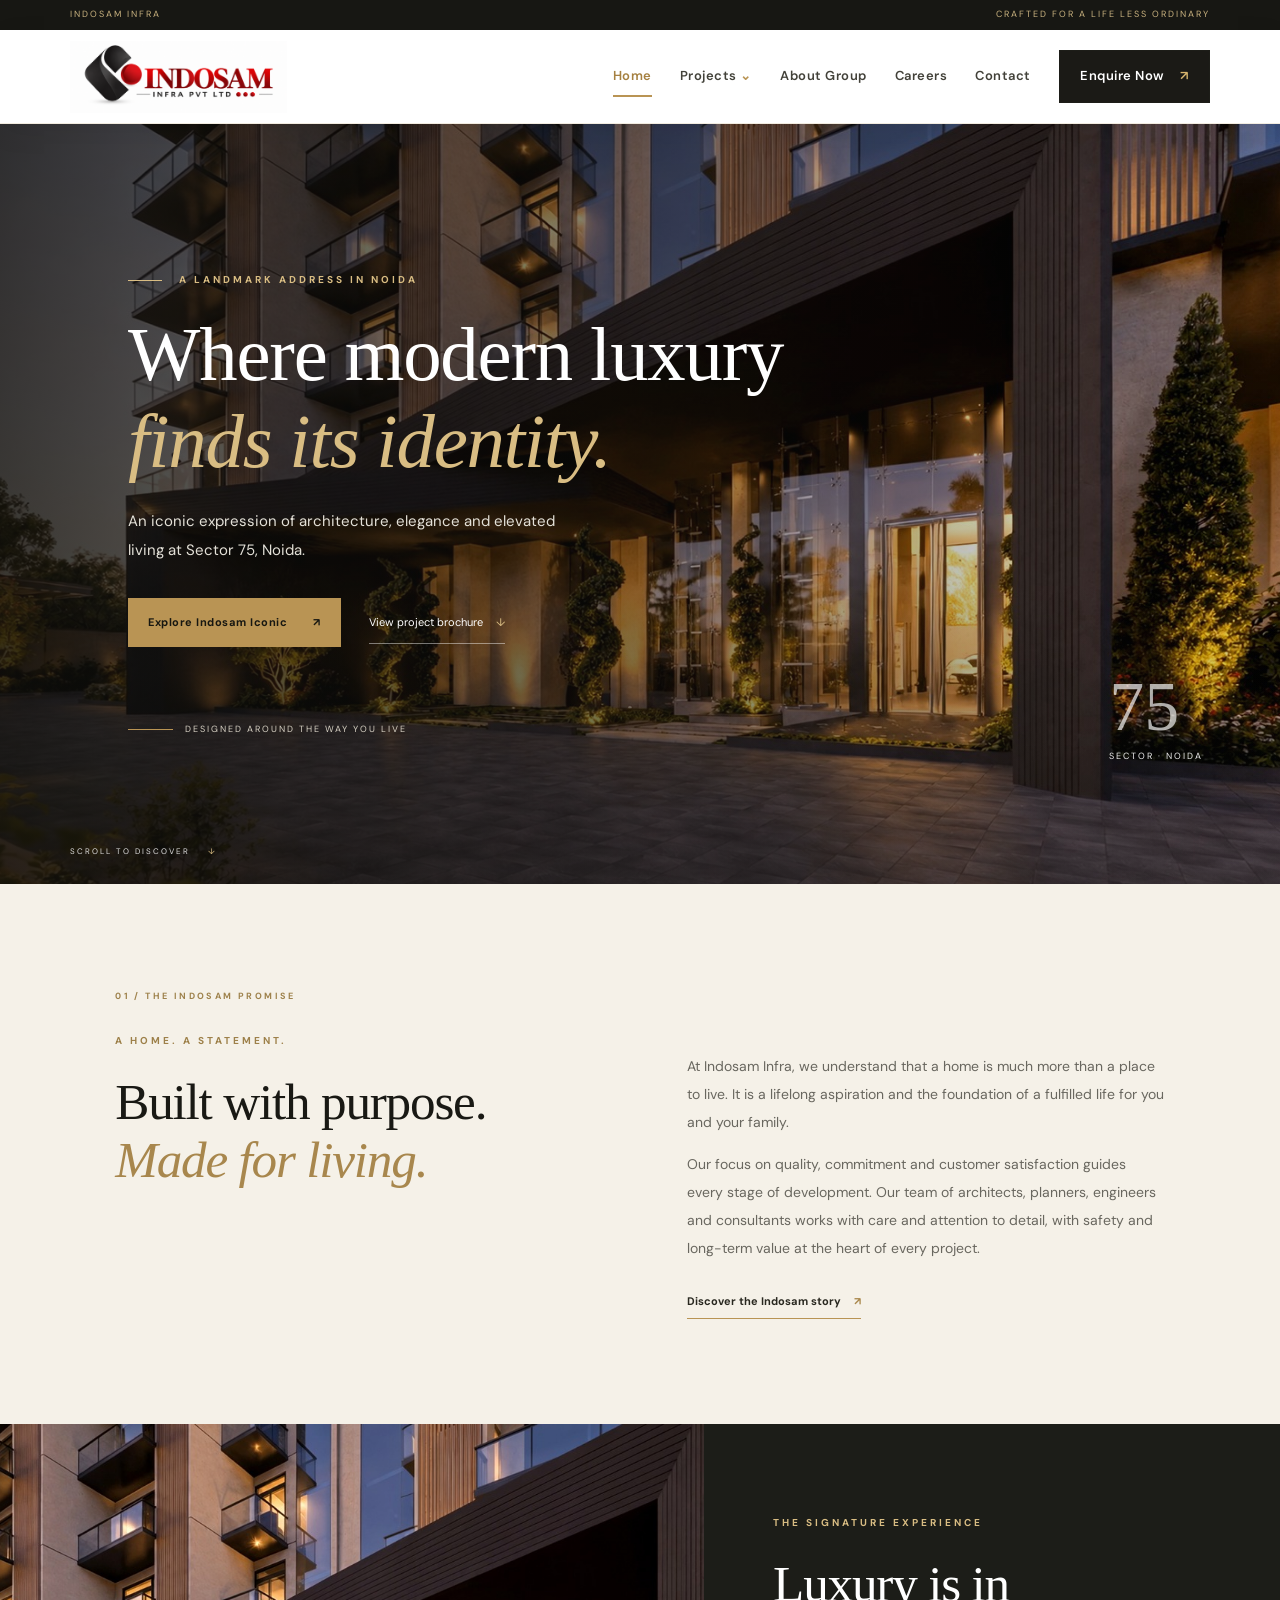
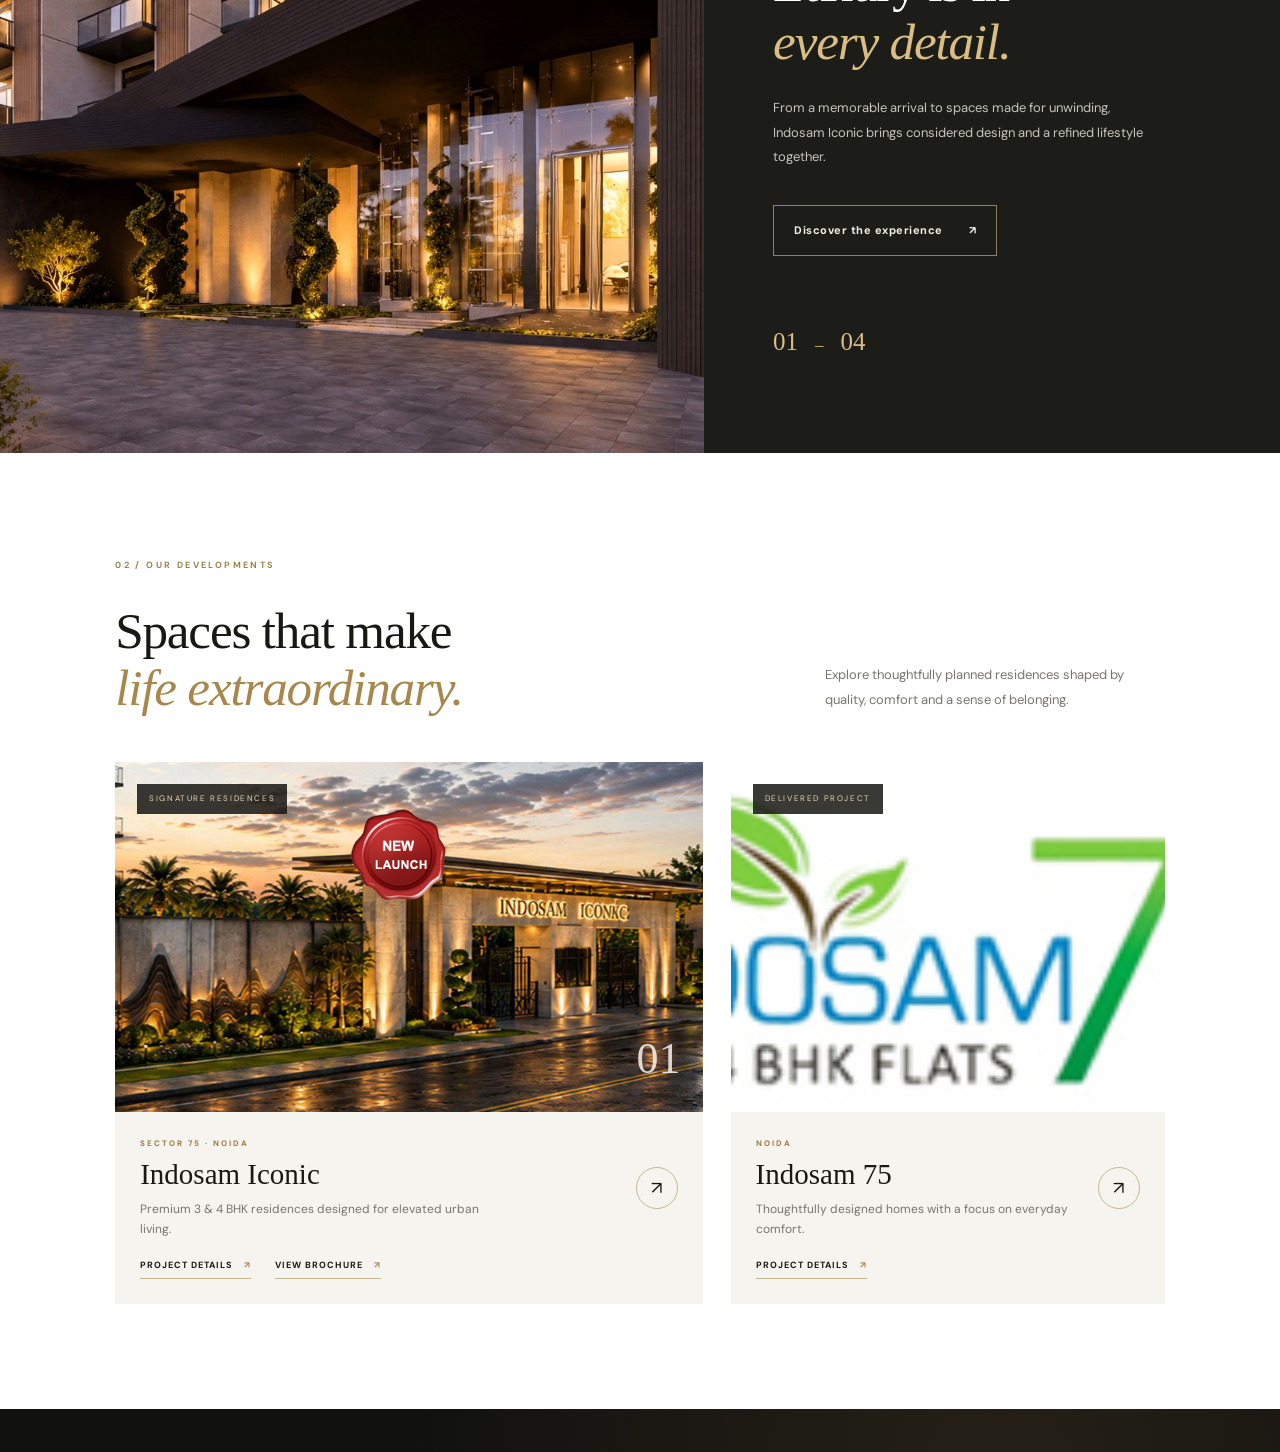
<file: index.html>
<!doctype html>
<html lang="en">

<head>
    <meta charset="utf-8">
    <meta name="viewport" content="width=device-width, initial-scale=1">
    <meta http-equiv="refresh" content="0;url=indosam.in/index.htm">
    <title>Indosam Infra</title>
    <style>
        body {
            font-family: Arial, sans-serif;
            background: #f5f1e8;
            color: #222;
            display: grid;
            place-items: center;
            min-height: 100vh
        }

        a {
            color: #9b7941
        }
    </style>
</head>

<body>
    <p>Opening <a href="indosam.in/index.htm">Indosam Infra</a>…</p>
</body>

</html>
</file>
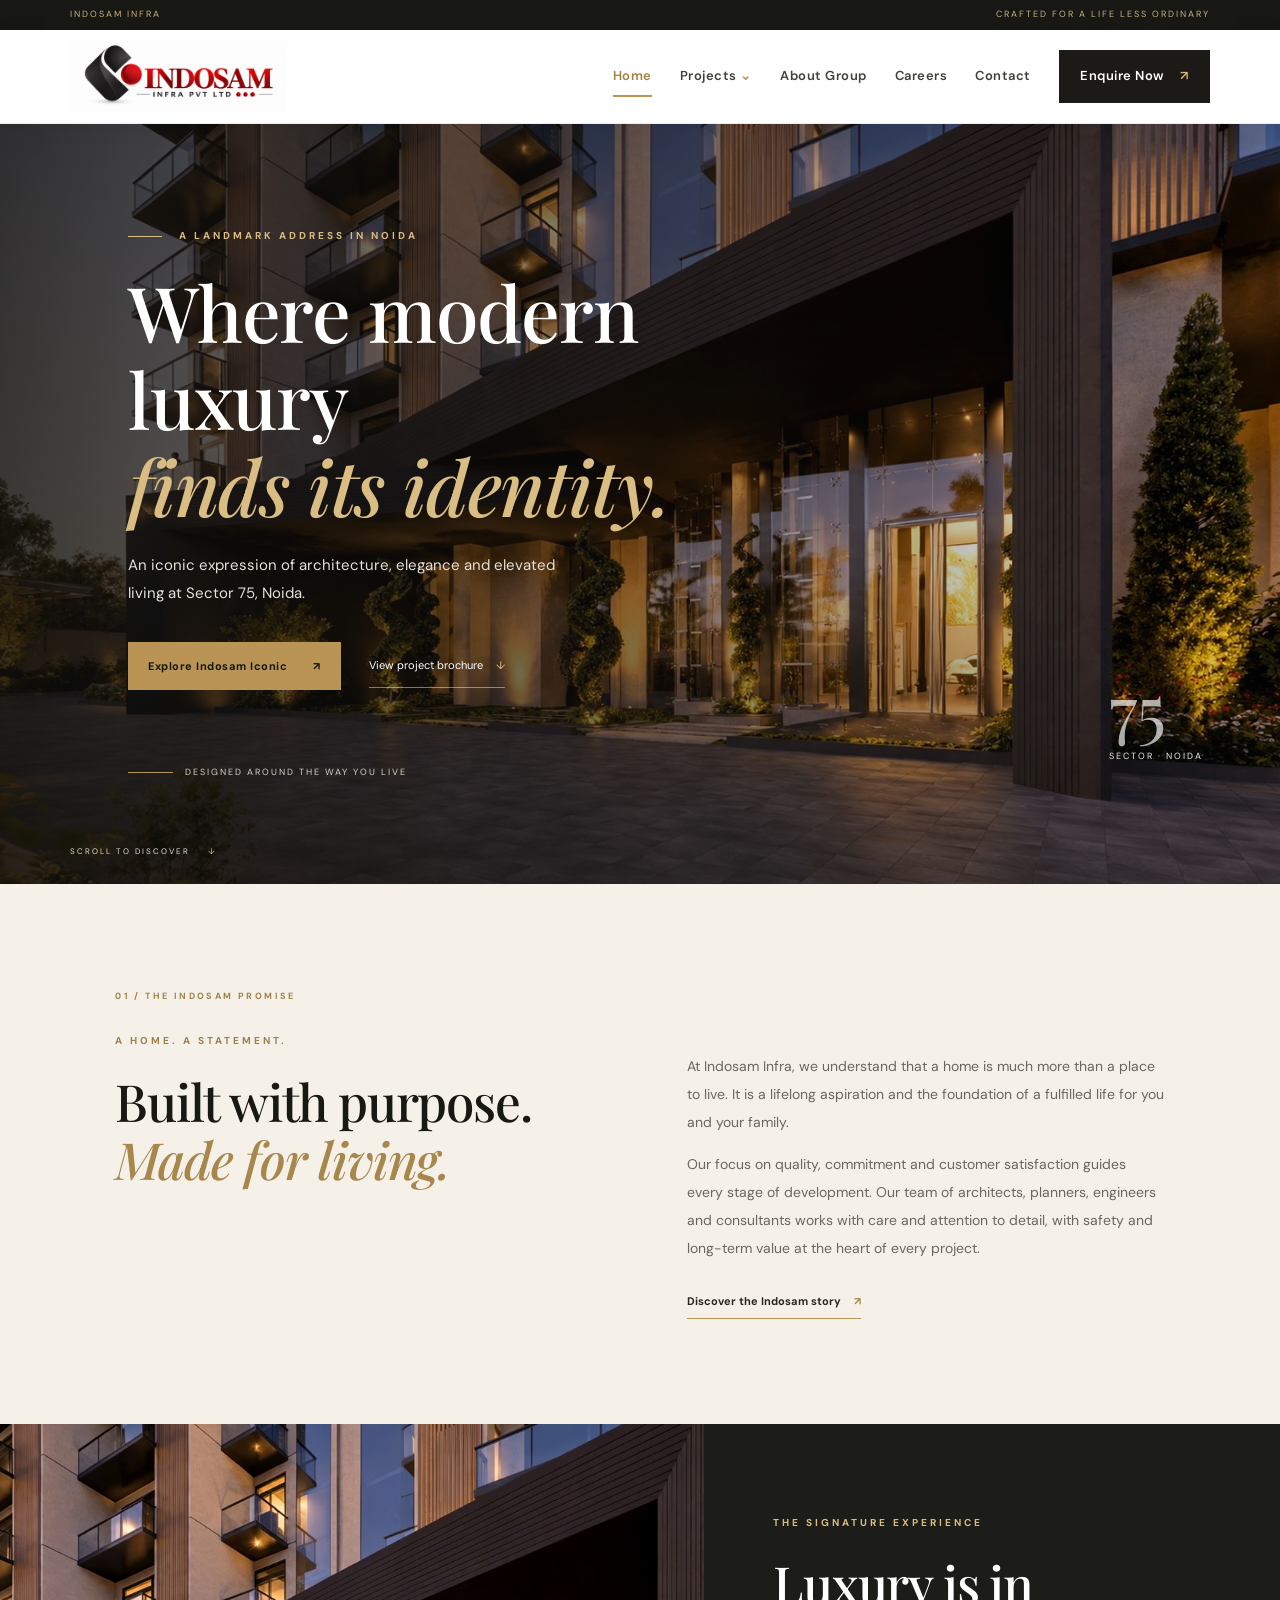
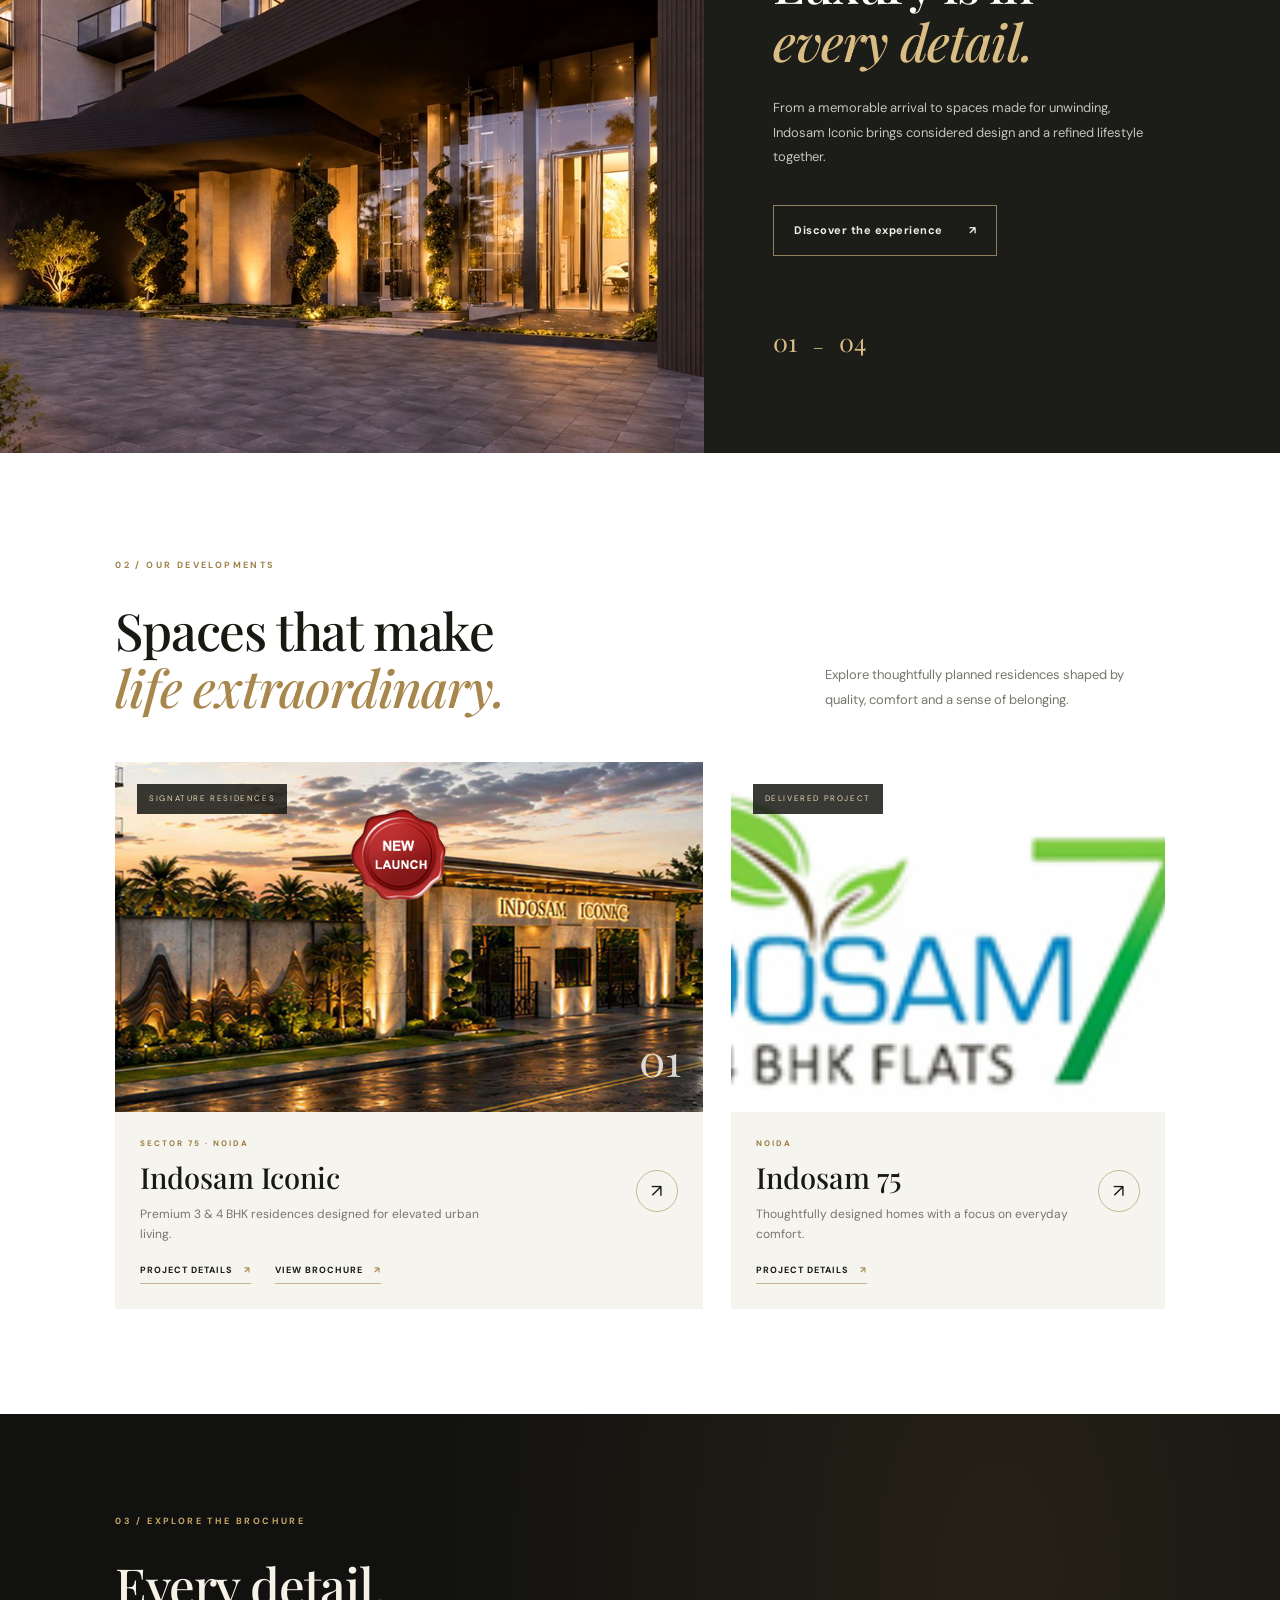
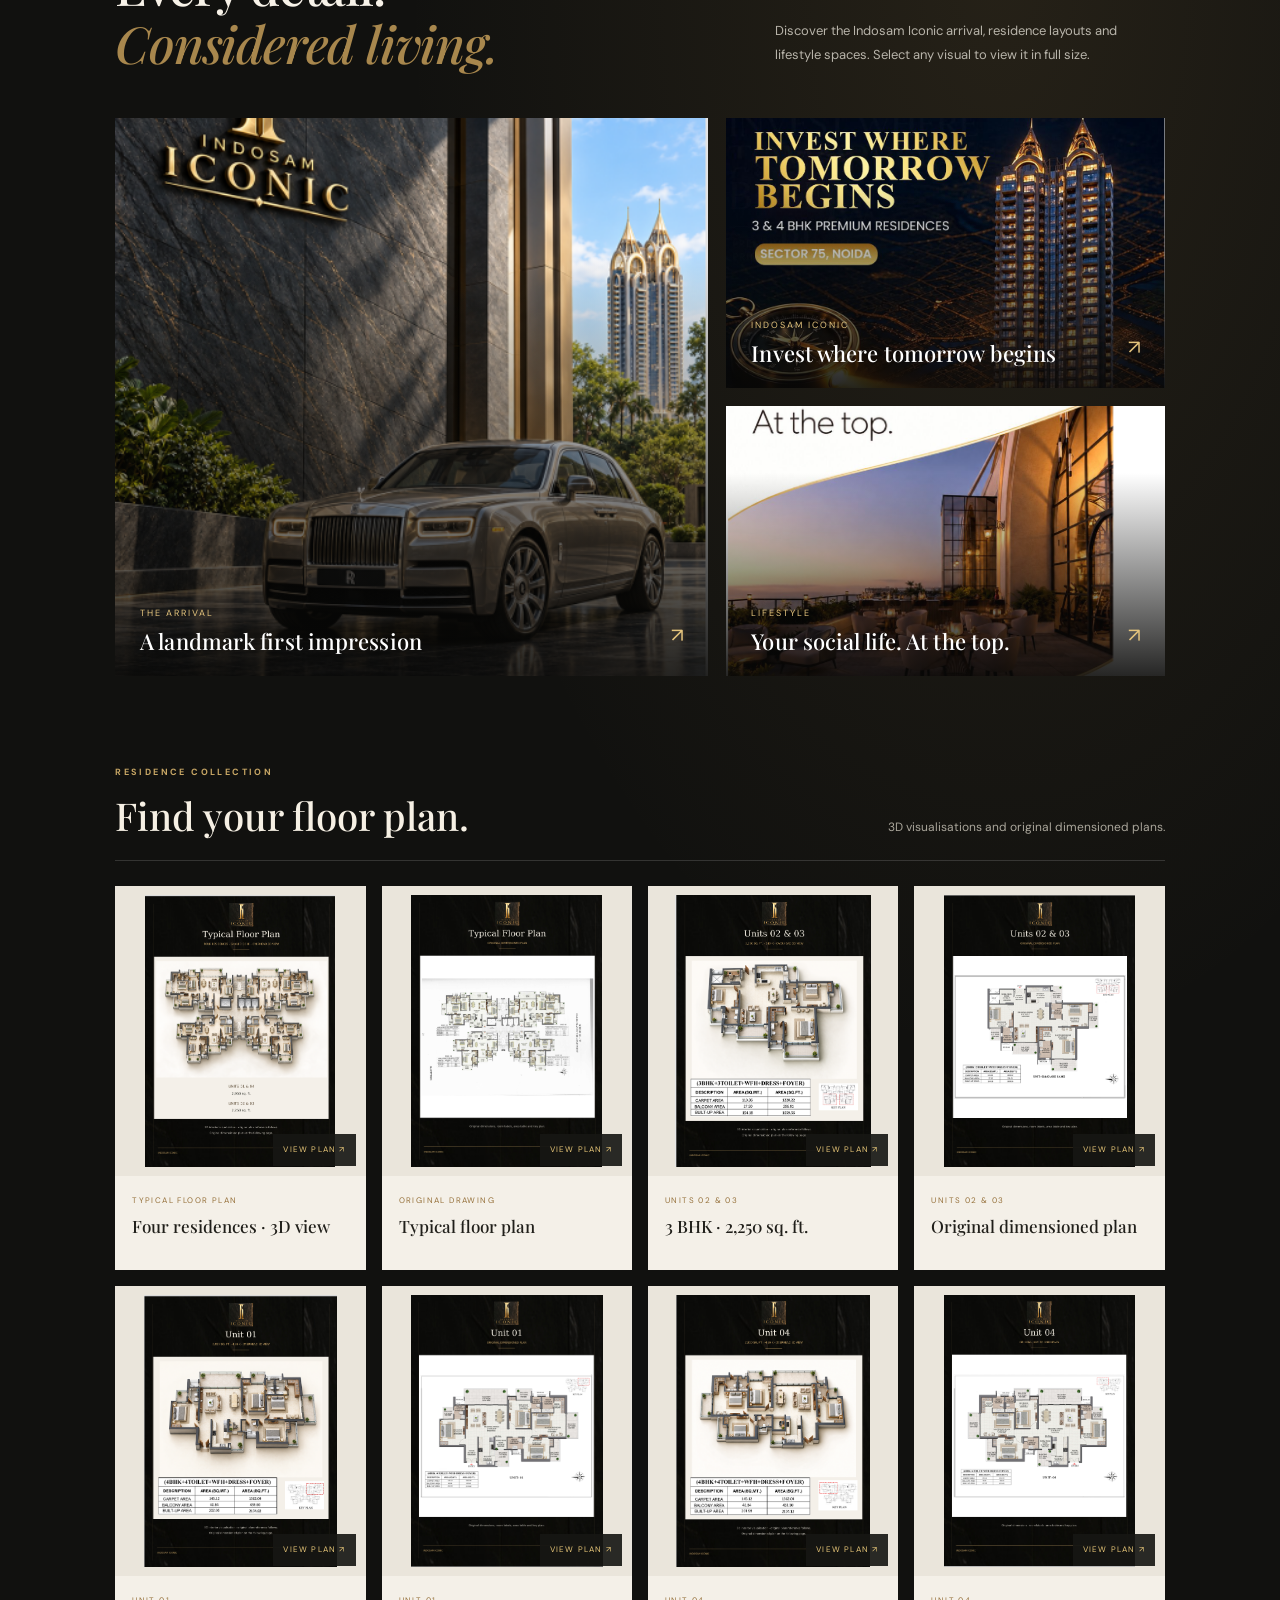
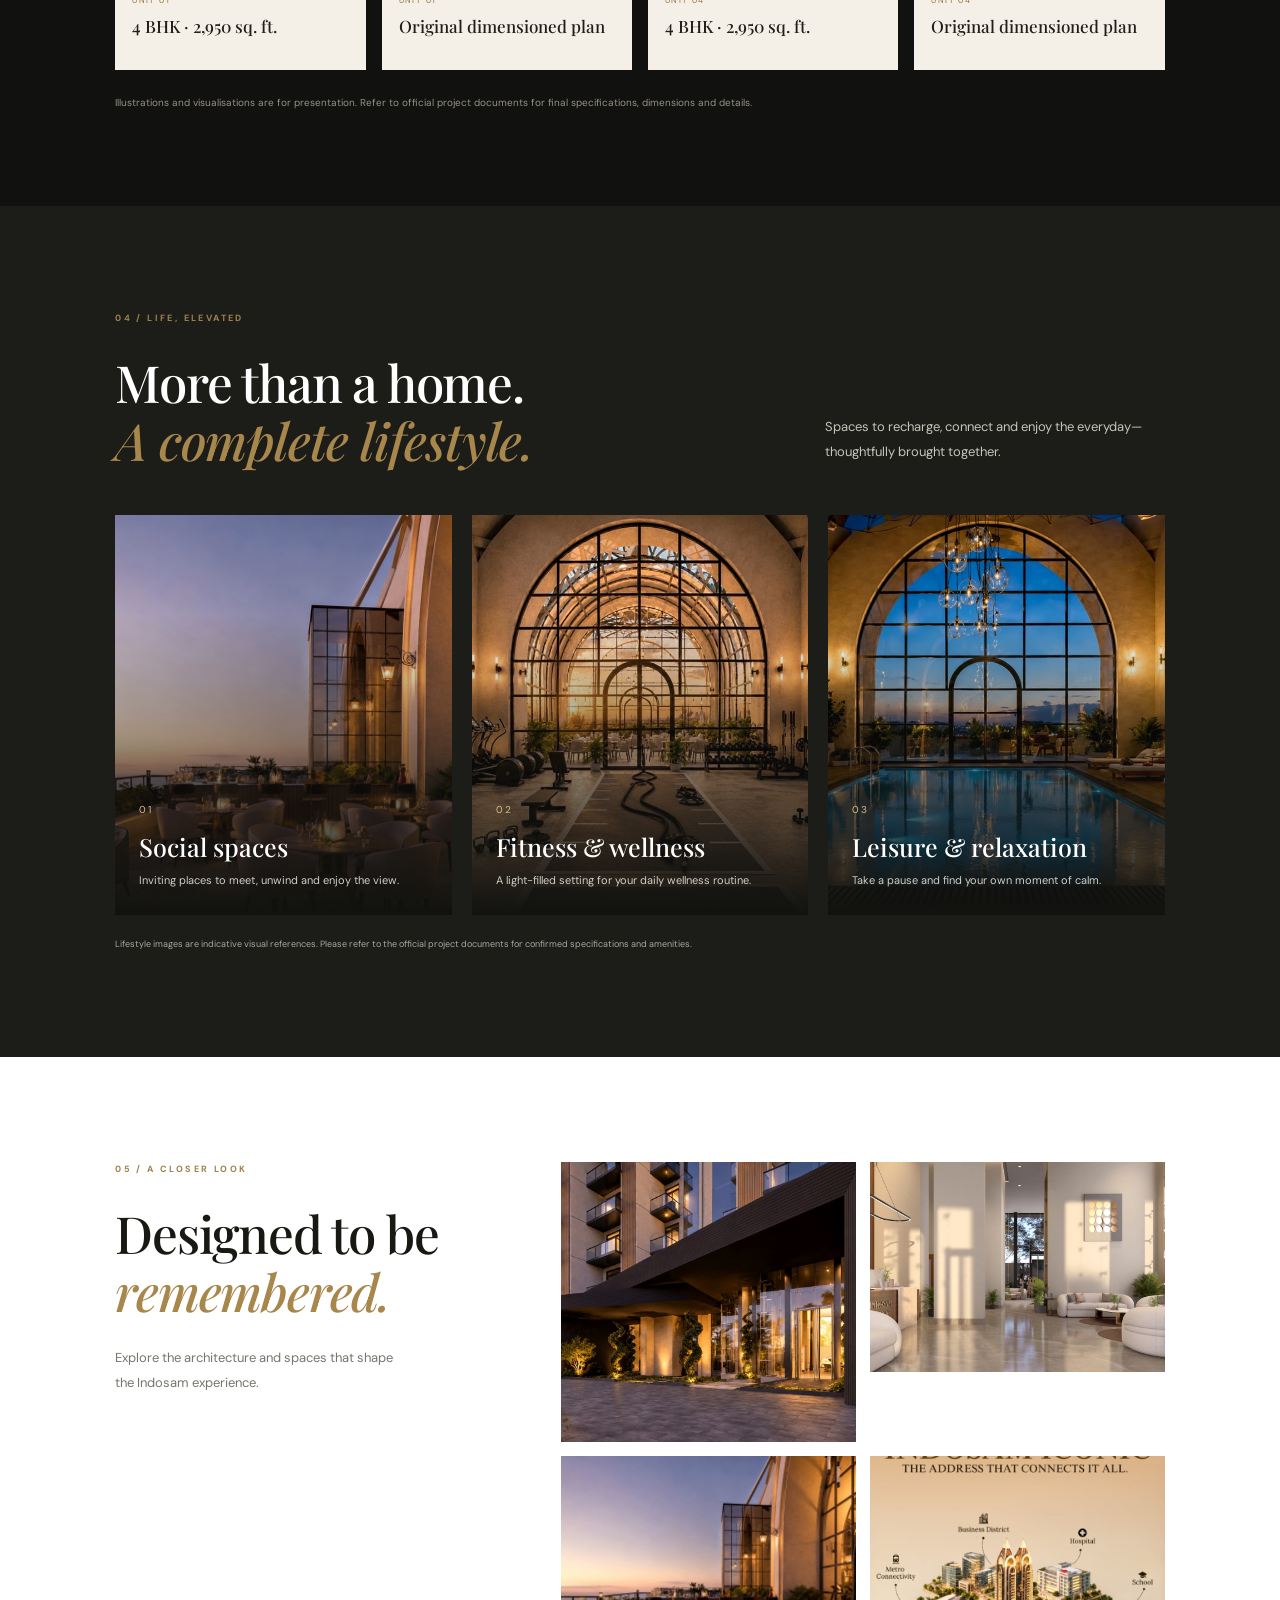
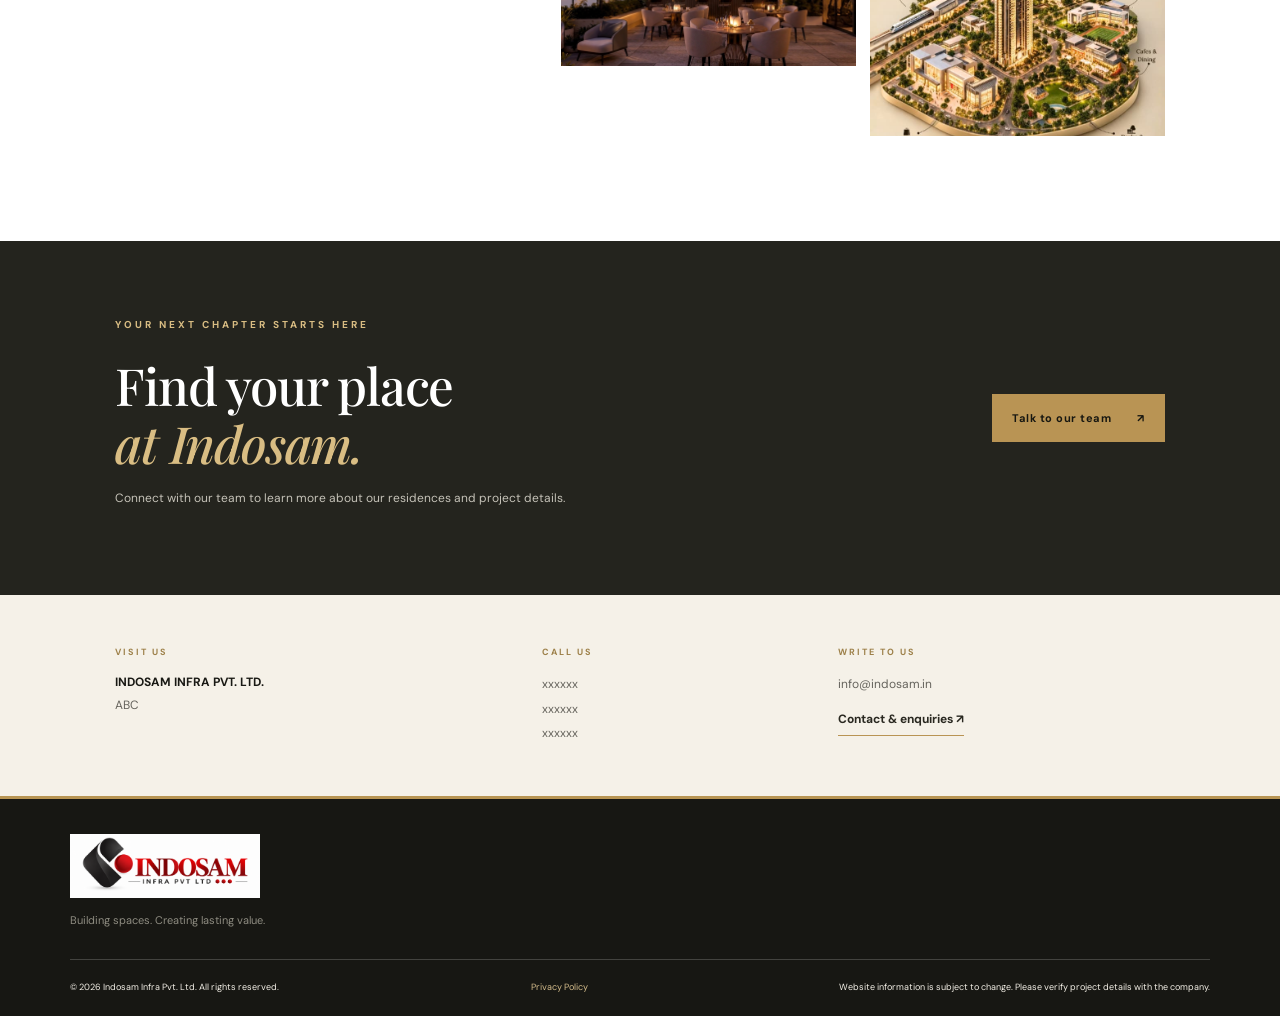
<file: indosam.in/index.htm>
<!doctype html>
<html lang="en">
<head>
<meta charset="utf-8"><meta name="viewport" content="width=device-width, initial-scale=1">
<title>Indosam Infra | Indosam Iconic – Luxury Residences in Sector 75, Noida</title>
<meta name="description" content="Discover Indosam Iconic, premium 3 and 4 BHK residences in Sector 75, Noida by Indosam Infra. Explore refined architecture, lifestyle amenities and connectivity.">
<meta name="keywords" content="Indosam Infra, Indosam Iconic, Sector 75 Noida, luxury apartments Noida, 3 BHK, 4 BHK">
<link rel="icon" href="images/favicon.png"><link rel="stylesheet" href="modern.css">
</head>
<body>
<div class="announcement"><span>INDOSAM INFRA</span><span>Crafted for a life less ordinary</span></div>
<header class="site-header"><a class="brand" href="index.htm" aria-label="Indosam Infra home"><img class="brand-logo" src="images/indosam-corporate-logo.png" alt="Indosam Infra Pvt. Ltd."></a><button class="menu-toggle" aria-label="Toggle navigation" aria-expanded="false">☰</button><nav class="nav"><a class="active" href="index.htm">Home</a><div class="nav-drop"><a href="#projects">Projects <span>⌄</span></a><div class="drop-menu"><a href="indosam-iconic-sector75-noida.htm">Indosam Iconic</a><a href="indosam75-noida.htm">Indosam 75</a></div></div><a href="about-us.htm">About Group</a><a href="careers.htm">Careers</a><a href="contact-us.htm">Contact</a><a class="nav-cta" href="contact-us.htm">Enquire Now <span>↗</span></a></nav></header>
<main>
<section class="hero"><div class="hero-image"></div><div class="hero-shade"></div><div class="hero-content"><p class="eyebrow"><span></span> A LANDMARK ADDRESS IN NOIDA</p><h1>Where modern luxury<br><em>finds its identity.</em></h1><p class="hero-desc">An iconic expression of architecture, elegance and elevated living at Sector 75, Noida.</p><div class="hero-actions"><a class="btn btn-gold" href="indosam-iconic-sector75-noida.htm">Explore Indosam Iconic <span>↗</span></a><a class="text-link" href="projects/indosam-iconic/indosam-iconic-details.pdf" target="_blank">View project brochure <span>↓</span></a></div><div class="hero-note"><span class="note-line"></span><span>DESIGNED AROUND THE WAY YOU LIVE</span></div></div><div class="hero-side">75 <small>SECTOR · NOIDA</small></div><div class="scroll-cue">SCROLL TO DISCOVER <span>↓</span></div></section>
<section class="intro section-pad"><div class="section-kicker">01 / THE INDOSAM PROMISE</div><div class="intro-grid"><div><p class="eyebrow dark">A HOME. A STATEMENT.</p><h2>Built with purpose.<br><em>Made for living.</em></h2></div><div class="intro-copy"><p>At Indosam Infra, we understand that a home is much more than a place to live. It is a lifelong aspiration and the foundation of a fulfilled life for you and your family.</p><p>Our focus on quality, commitment and customer satisfaction guides every stage of development. Our team of architects, planners, engineers and consultants works with care and attention to detail, with safety and long-term value at the heart of every project.</p><a class="under-link" href="about-us.htm">Discover the Indosam story <span>↗</span></a></div></div></section>
<section class="feature-band"><div class="feature-photo"></div><div class="feature-copy"><p class="eyebrow">THE SIGNATURE EXPERIENCE</p><h2>Luxury is in<br><em>every detail.</em></h2><p>From a memorable arrival to spaces made for unwinding, Indosam Iconic brings considered design and a refined lifestyle together.</p><a class="btn btn-outline" href="indosam-iconic-sector75-noida.htm">Discover the experience <span>↗</span></a><div class="feature-index">01 <span>—</span> 04</div></div></section>
<section id="projects" class="projects section-pad"><div class="section-heading"><div><div class="section-kicker">02 / OUR DEVELOPMENTS</div><h2>Spaces that make<br><em>life extraordinary.</em></h2></div><p>Explore thoughtfully planned residences shaped by quality, comfort and a sense of belonging.</p></div><div class="project-grid"><article class="project-card featured-project"><div class="project-image iconic-image"><span class="project-tag">SIGNATURE RESIDENCES</span><span class="project-number">01</span></div><div class="project-info"><div><p class="project-location">SECTOR 75 · NOIDA</p><h3>Indosam Iconic</h3><p>Premium 3 &amp; 4 BHK residences designed for elevated urban living.</p></div><a class="round-arrow" href="indosam-iconic-sector75-noida.htm" aria-label="Explore Indosam Iconic">↗</a></div><div class="project-links"><a href="indosam-iconic-sector75-noida.htm">PROJECT DETAILS <span>↗</span></a><a href="projects/indosam-iconic/indosam-iconic-details.pdf" target="_blank">VIEW BROCHURE <span>↗</span></a></div></article><article class="project-card"><div class="project-image delivered-image"><span class="project-tag">DELIVERED PROJECT</span><span class="project-number">02</span></div><div class="project-info"><div><p class="project-location">NOIDA</p><h3>Indosam 75</h3><p>Thoughtfully designed homes with a focus on everyday comfort.</p></div><a class="round-arrow" href="indosam75-noida.htm" aria-label="Explore Indosam 75">↗</a></div><div class="project-links"><a href="indosam75-noida.htm">PROJECT DETAILS <span>↗</span></a></div></article></div></section>
<section class="brochure-showcase section-pad" id="iconic-brochure">
  <div class="section-heading brochure-heading">
    <div><div class="section-kicker">03 / EXPLORE THE BROCHURE</div><h2>Every detail.<br><em>Considered living.</em></h2></div>
    <p>Discover the Indosam Iconic arrival, residence layouts and lifestyle spaces. Select any visual to view it in full size.</p>
  </div>
  <div class="brochure-feature-grid">
    <a class="brochure-feature brochure-arrival" href="images/iconic-brochure/arrival-car.png" target="_blank" rel="noopener">
      <img src="images/iconic-brochure/arrival-car.png" alt="Indosam Iconic grand arrival with luxury car" loading="lazy">
      <span class="brochure-image-caption"><small>THE ARRIVAL</small><strong>A landmark first impression</strong><i>↗</i></span>
    </a>
    <a class="brochure-feature brochure-poster" href="images/iconic-brochure/iconic-investment-poster.png" target="_blank" rel="noopener">
      <img src="images/iconic-brochure/iconic-investment-poster.png" alt="Indosam Iconic premium residences poster" loading="lazy">
      <span class="brochure-image-caption"><small>INDOSAM ICONIC</small><strong>Invest where tomorrow begins</strong><i>↗</i></span>
    </a>
    <a class="brochure-feature brochure-club" href="images/iconic-brochure/top-floor-club.png" target="_blank" rel="noopener">
      <img src="images/iconic-brochure/top-floor-club.png" alt="Top-floor club and outdoor lounge" loading="lazy">
      <span class="brochure-image-caption"><small>LIFESTYLE</small><strong>Your social life. At the top.</strong><i>↗</i></span>
    </a>
  </div>
  <div class="brochure-subheading"><div><span class="section-kicker">RESIDENCE COLLECTION</span><h3>Find your floor plan.</h3></div><p>3D visualisations and original dimensioned plans.</p></div>
  <div class="floorplan-grid">
    <a class="floorplan-card" href="images/iconic-brochure/typical-floor-3d.png" target="_blank" rel="noopener"><div class="floorplan-image"><img src="images/iconic-brochure/typical-floor-3d.png" alt="Typical floor plan 3D view" loading="lazy"><span>VIEW PLAN ↗</span></div><div class="floorplan-copy"><small>TYPICAL FLOOR PLAN</small><strong>Four residences · 3D view</strong></div></a>
    <a class="floorplan-card" href="images/iconic-brochure/typical-floor-original.png" target="_blank" rel="noopener"><div class="floorplan-image"><img src="images/iconic-brochure/typical-floor-original.png" alt="Typical floor plan original drawing" loading="lazy"><span>VIEW PLAN ↗</span></div><div class="floorplan-copy"><small>ORIGINAL DRAWING</small><strong>Typical floor plan</strong></div></a>
    <a class="floorplan-card" href="images/iconic-brochure/unit-02-03-3d.png" target="_blank" rel="noopener"><div class="floorplan-image"><img src="images/iconic-brochure/unit-02-03-3d.png" alt="Units 02 and 03 three dimensional floor plan" loading="lazy"><span>VIEW PLAN ↗</span></div><div class="floorplan-copy"><small>UNITS 02 &amp; 03</small><strong>3 BHK · 2,250 sq. ft.</strong></div></a>
    <a class="floorplan-card" href="images/iconic-brochure/unit-02-03-original.png" target="_blank" rel="noopener"><div class="floorplan-image"><img src="images/iconic-brochure/unit-02-03-original.png" alt="Units 02 and 03 original dimensioned plan" loading="lazy"><span>VIEW PLAN ↗</span></div><div class="floorplan-copy"><small>UNITS 02 &amp; 03</small><strong>Original dimensioned plan</strong></div></a>
    <a class="floorplan-card" href="images/iconic-brochure/unit-01-3d.png" target="_blank" rel="noopener"><div class="floorplan-image"><img src="images/iconic-brochure/unit-01-3d.png" alt="Unit 01 four bedroom 3D floor plan" loading="lazy"><span>VIEW PLAN ↗</span></div><div class="floorplan-copy"><small>UNIT 01</small><strong>4 BHK · 2,950 sq. ft.</strong></div></a>
    <a class="floorplan-card" href="images/iconic-brochure/unit-01-original.png" target="_blank" rel="noopener"><div class="floorplan-image"><img src="images/iconic-brochure/unit-01-original.png" alt="Unit 01 original dimensioned floor plan" loading="lazy"><span>VIEW PLAN ↗</span></div><div class="floorplan-copy"><small>UNIT 01</small><strong>Original dimensioned plan</strong></div></a>
    <a class="floorplan-card" href="images/iconic-brochure/unit-04-3d.png" target="_blank" rel="noopener"><div class="floorplan-image"><img src="images/iconic-brochure/unit-04-3d.png" alt="Unit 04 four bedroom 3D floor plan" loading="lazy"><span>VIEW PLAN ↗</span></div><div class="floorplan-copy"><small>UNIT 04</small><strong>4 BHK · 2,950 sq. ft.</strong></div></a>
    <a class="floorplan-card" href="images/iconic-brochure/unit-04-original.png" target="_blank" rel="noopener"><div class="floorplan-image"><img src="images/iconic-brochure/unit-04-original.png" alt="Unit 04 original dimensioned floor plan" loading="lazy"><span>VIEW PLAN ↗</span></div><div class="floorplan-copy"><small>UNIT 04</small><strong>Original dimensioned plan</strong></div></a>
  </div>
  <p class="brochure-disclaimer">Illustrations and visualisations are for presentation. Refer to official project documents for final specifications, dimensions and details.</p>
</section>
<section class="amenities section-pad"><div class="section-heading light-heading"><div><div class="section-kicker">04 / LIFE, ELEVATED</div><h2>More than a home.<br><em>A complete lifestyle.</em></h2></div><p>Spaces to recharge, connect and enjoy the everyday—thoughtfully brought together.</p></div><div class="amenity-grid"><article class="amenity-card"><img src="images/gallery/rooftop-lounge.jpeg" alt="Elegant rooftop lounge at sunset"><div><span>01</span><h3>Social spaces</h3><p>Inviting places to meet, unwind and enjoy the view.</p></div></article><article class="amenity-card"><img src="images/gallery/luxury-gym.jpeg" alt="Premium fitness centre"><div><span>02</span><h3>Fitness &amp; wellness</h3><p>A light-filled setting for your daily wellness routine.</p></div></article><article class="amenity-card"><img src="images/gallery/indoor-pool.jpeg" alt="Indoor swimming pool"><div><span>03</span><h3>Leisure &amp; relaxation</h3><p>Take a pause and find your own moment of calm.</p></div></article></div><p class="image-disclaimer">Lifestyle images are indicative visual references. Please refer to the official project documents for confirmed specifications and amenities.</p></section>
<section class="gallery section-pad"><div class="gallery-title"><div class="section-kicker">05 / A CLOSER LOOK</div><h2>Designed to be<br><em>remembered.</em></h2><p>Explore the architecture and spaces that shape the Indosam experience.</p></div><div class="gallery-grid"><img src="images/gallery/building-exterior.jpeg" alt="Contemporary building exterior"><img src="images/gallery/grand-lobby.jpeg" alt="Elegant residential lobby"><img src="images/gallery/rooftop-lounge-2.jpeg" alt="Outdoor lounge and dining"><img src="images/gallery/masterplan-concept.jpeg" alt="Illustrative masterplan concept"></div></section>
<section class="contact-cta"><div><p class="eyebrow">YOUR NEXT CHAPTER STARTS HERE</p><h2>Find your place<br><em>at Indosam.</em></h2><p>Connect with our team to learn more about our residences and project details.</p></div><a class="btn btn-gold" href="contact-us.htm">Talk to our team <span>↗</span></a></section>
<section class="contact-strip"><div><span class="contact-label">VISIT US</span><strong>INDOSAM INFRA PVT. LTD.</strong><p>ABC</p></div><div><span class="contact-label">CALL US</span><a href="tel:xxxxxx">xxxxxx</a><a href="tel:xxxxxx">xxxxxx</a><a href="tel:xxxxxx">xxxxxx</a></div><div><span class="contact-label">WRITE TO US</span><a href="mailto:info@indosam.in">info@indosam.in</a><a class="under-link" href="contact-us.htm">Contact &amp; enquiries ↗</a></div></section>
</main><footer class="site-footer"><a class="brand footer-brand" href="index.htm"><img class="brand-logo footer-logo" src="images/indosam-corporate-logo.png" alt="Indosam Infra Pvt. Ltd."></a><p>Building spaces. Creating lasting value.</p><div class="footer-bottom"><span>© 2026 Indosam Infra Pvt. Ltd. All rights reserved.</span><a href="privacy-policy.html">Privacy Policy</a><span>Website information is subject to change. Please verify project details with the company.</span></div></footer>
<script>const toggle=document.querySelector('.menu-toggle');const nav=document.querySelector('.nav');toggle.addEventListener('click',()=>{const open=nav.classList.toggle('nav-open');toggle.setAttribute('aria-expanded',String(open));});document.querySelectorAll('.nav a').forEach(a=>a.addEventListener('click',()=>{nav.classList.remove('nav-open');toggle.setAttribute('aria-expanded','false')}));</script>
</body></html>
</file>
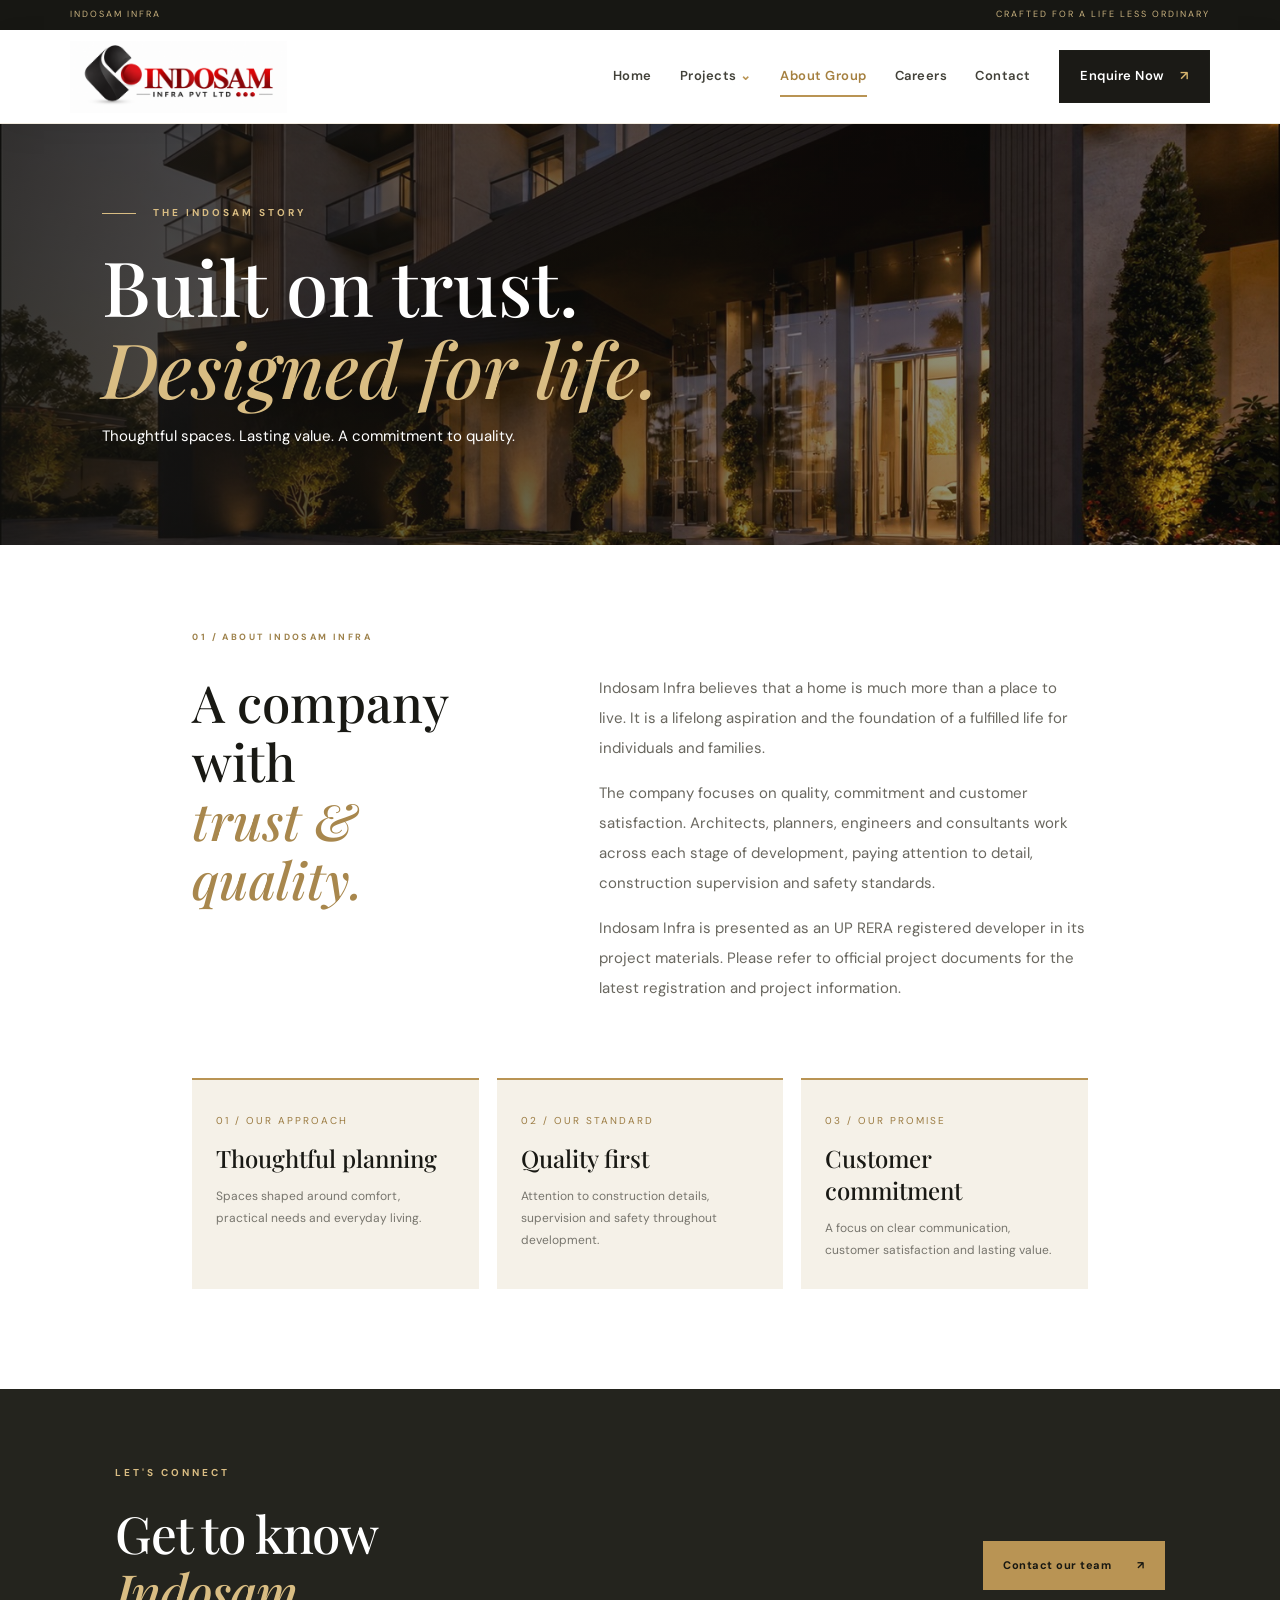
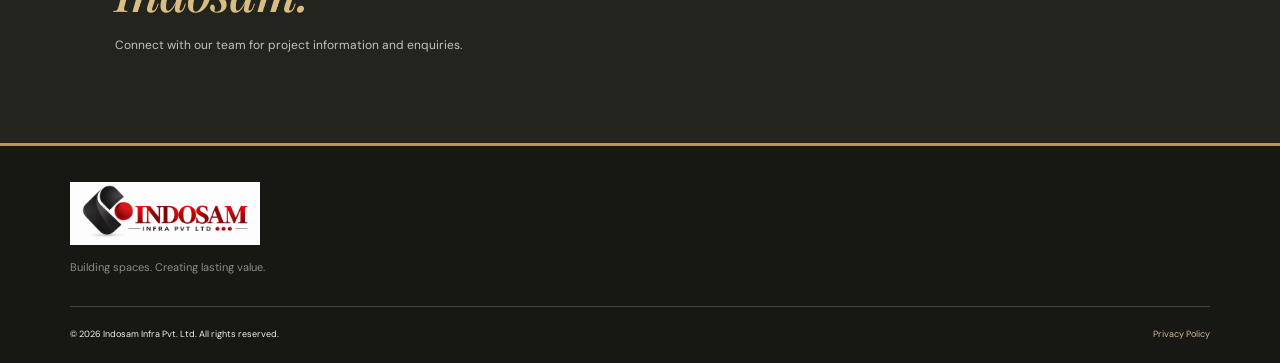
<file: indosam.in/about-us.htm>
<!doctype html>
<html lang="en"><head><meta charset="utf-8"><meta name="viewport" content="width=device-width,initial-scale=1">
<title>About Indosam Infra | Real Estate Developer in Noida</title>
<meta name="description" content="Learn about Indosam Infra, its commitment to quality construction, thoughtful planning and customer satisfaction.">
<link rel="icon" href="images/favicon.png"><link rel="stylesheet" href="modern.css">
<style>
.about-hero{position:relative;min-height:370px;display:flex;align-items:center;overflow:hidden;color:#fff;background:linear-gradient(90deg,rgba(17,17,14,.84),rgba(17,17,14,.35)),url('images/gallery/building-exterior.jpeg') center 48%/cover}
.about-hero-inner{width:min(1100px,84%);margin:auto;padding:80px 0}.about-hero h1{font:500 clamp(46px,6vw,76px)/1.08 var(--serif);margin:14px 0}.about-hero h1 em{color:var(--gold-light)}.about-body{max-width:1100px;margin:auto;padding:85px 8% 100px}.about-columns{display:grid;grid-template-columns:.8fr 1.2fr;gap:9%;align-items:start}.about-columns h2{font:500 clamp(34px,4vw,54px)/1.15 var(--serif);margin:0}.about-columns h2 em{color:#a8874d}.about-copy{color:#69675f;line-height:2}.about-copy p:first-child{margin-top:0}.about-values{display:grid;grid-template-columns:repeat(3,1fr);gap:18px;margin-top:60px}.value-card{background:#f5f1e8;padding:27px 24px;border-top:2px solid #b99454}.value-card span{font-size:10px;letter-spacing:2px;color:#9b7b42}.value-card h3{font:500 24px var(--serif);margin:10px 0}.value-card p{font-size:12px;color:#77756d;line-height:1.8;margin-bottom:0}
@media(max-width:850px){.about-columns{grid-template-columns:1fr;gap:25px}.about-values{grid-template-columns:1fr}.about-hero{min-height:300px}.about-body{padding:60px 7%}}
</style></head><body>
<div class="announcement"><span>INDOSAM INFRA</span><span>Crafted for a life less ordinary</span></div>
<header class="site-header"><a class="brand" href="index.htm" aria-label="Indosam Infra home"><img class="brand-logo" src="images/indosam-corporate-logo.png" alt="Indosam Infra Pvt. Ltd."></a>
<button class="menu-toggle" aria-label="Toggle navigation" aria-expanded="false">☰</button><nav class="nav"><a href="index.htm">Home</a><div class="nav-drop"><a href="index.htm#projects">Projects <span>⌄</span></a><div class="drop-menu"><a href="indosam-iconic-sector75-noida.htm">Indosam Iconic</a><a href="indosam75-noida.htm">Indosam 75</a></div></div><a class="active" href="about-us.htm">About Group</a><a href="careers.htm">Careers</a><a href="contact-us.htm">Contact</a><a class="nav-cta" href="contact-us.htm">Enquire Now <span>↗</span></a></nav></header>
<main><section class="about-hero"><div class="about-hero-inner"><p class="eyebrow"><span></span> THE INDOSAM STORY</p><h1>Built on trust.<br><em>Designed for life.</em></h1><p>Thoughtful spaces. Lasting value. A commitment to quality.</p></div></section>
<section class="about-body"><div class="section-kicker">01 / ABOUT INDOSAM INFRA</div><div class="about-columns"><div><h2>A company with<br><em>trust &amp; quality.</em></h2></div><div class="about-copy"><p>Indosam Infra believes that a home is much more than a place to live. It is a lifelong aspiration and the foundation of a fulfilled life for individuals and families.</p><p>The company focuses on quality, commitment and customer satisfaction. Architects, planners, engineers and consultants work across each stage of development, paying attention to detail, construction supervision and safety standards.</p><p>Indosam Infra is presented as an UP RERA registered developer in its project materials. Please refer to official project documents for the latest registration and project information.</p></div></div>
<div class="about-values"><article class="value-card"><span>01 / OUR APPROACH</span><h3>Thoughtful planning</h3><p>Spaces shaped around comfort, practical needs and everyday living.</p></article><article class="value-card"><span>02 / OUR STANDARD</span><h3>Quality first</h3><p>Attention to construction details, supervision and safety throughout development.</p></article><article class="value-card"><span>03 / OUR PROMISE</span><h3>Customer commitment</h3><p>A focus on clear communication, customer satisfaction and lasting value.</p></article></div></section>
<section class="contact-cta"><div><p class="eyebrow">LET'S CONNECT</p><h2>Get to know<br><em>Indosam.</em></h2><p>Connect with our team for project information and enquiries.</p></div><a class="btn btn-gold" href="contact-us.htm">Contact our team <span>↗</span></a></section></main>
<footer class="site-footer"><a class="brand footer-brand" href="index.htm"><img class="brand-logo footer-logo" src="images/indosam-corporate-logo.png" alt="Indosam Infra Pvt. Ltd."></a><p>Building spaces. Creating lasting value.</p><div class="footer-bottom"><span>© 2026 Indosam Infra Pvt. Ltd. All rights reserved.</span><a href="privacy-policy.html">Privacy Policy</a></div></footer>
<script>const toggle=document.querySelector('.menu-toggle');const nav=document.querySelector('.nav');toggle.addEventListener('click',()=>{const open=nav.classList.toggle('nav-open');toggle.setAttribute('aria-expanded',String(open));});document.querySelectorAll('.nav a').forEach(a=>a.addEventListener('click',()=>{nav.classList.remove('nav-open');toggle.setAttribute('aria-expanded','false')}));</script>
</body></html>
</file>
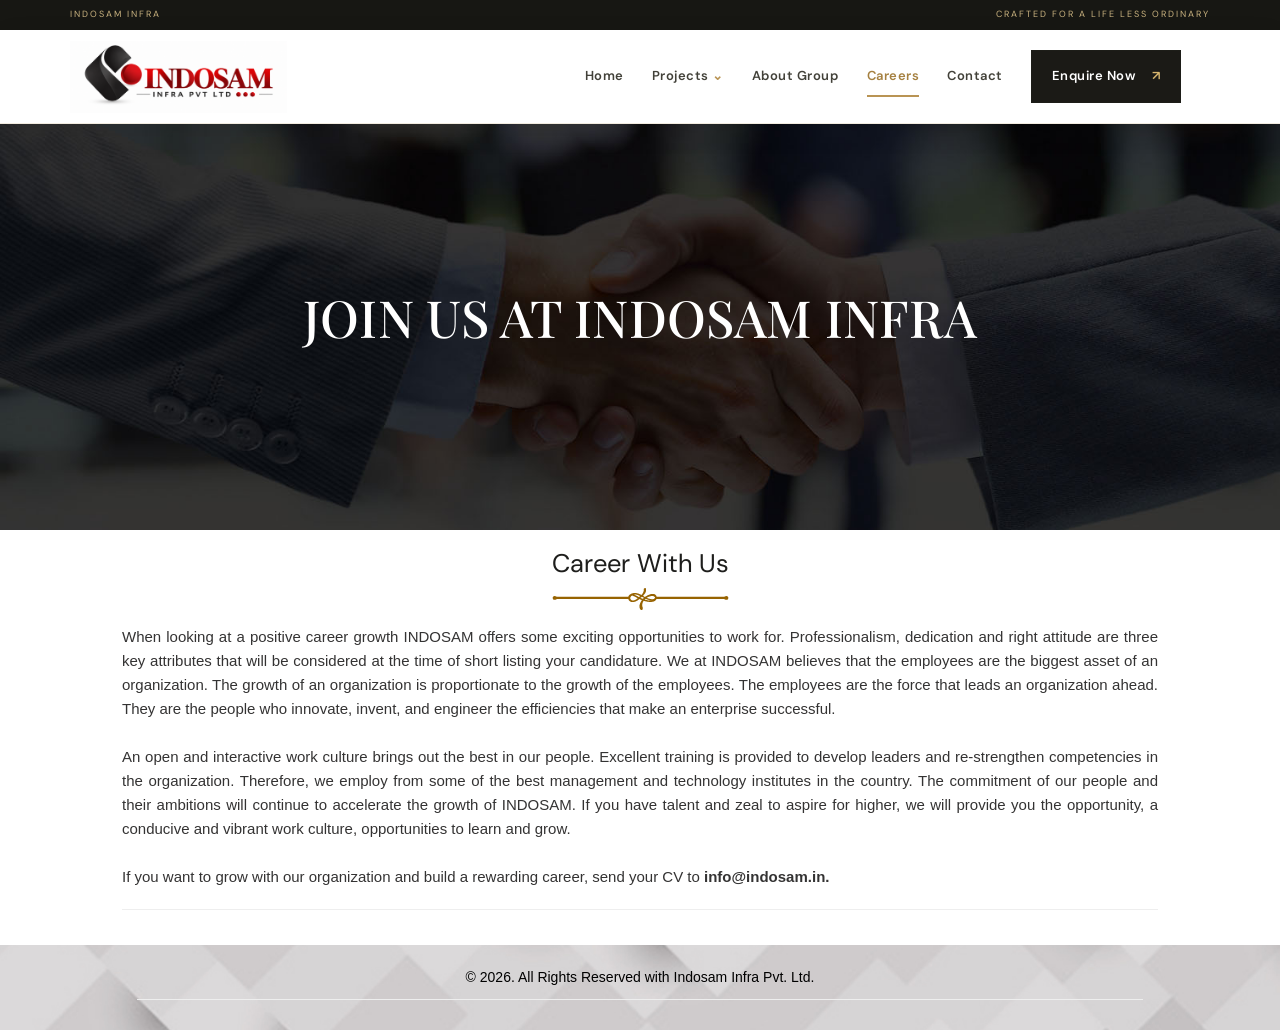
<file: indosam.in/careers.htm>
<!DOCTYPE html>
<html lang="en">
    
<!-- Mirrored from https://indosam.in/careers.htm by HTTrack Website Copier/3.x [XR&CO], Sat, 10 Oct 2026 15:45:23 GMT -->
<head>
	
        <meta charset="utf-8">
        <meta http-equiv="X-UA-Compatible" content="IE=edge">
        <meta name="viewport" content="width=device-width, initial-scale=1">

     <title>Careers at Indosam Infra | Real Estate Jobs in Noida</title>

<meta name="description" content="Explore career opportunities at Indosam Infra. Join our team and build your career with a trusted real estate developer in Noida offering growth, innovation, and rewarding opportunities.">


<link rel="icon" href="images/favicon.png" type="image/x-icon">


        <!-- Bootstrap -->
        <link href="bootstrap/css/bootstrap.min.css" rel="stylesheet">
        <link href="css/style.min.css" rel="stylesheet">
        <link rel="stylesheet" type="text/css" media="all" href="css/menu.min.css" />
        <link rel="stylesheet" type="text/css" media="all" href="font-awesome/css/font-awesome.min.css" />


        <style>
            .page{margin:1.5em 0 2.5em 0;}    
        </style>

 
        <!--Main Menu File-->
        <script type="text/javascript" language="javascript" src="js/menu.js"></script>
        <!--Main Menu File-->
		
		<!-- Google tag (gtag.js) -->
<script async src="https://www.googletagmanager.com/gtag/js?id=G-NYCP5VLQW4"></script>
<script>
  window.dataLayer = window.dataLayer || [];
  function gtag(){dataLayer.push(arguments);}
  gtag('js', new Date());

  gtag('config', 'G-NYCP5VLQW4');
</script>
<link rel="stylesheet" href="modern.css">
<style>
/* Career page uses the same refined site navigation as the home page */
.site-header{position:sticky;top:0;width:100%;height:94px;min-height:94px;z-index:1000}
.site-header .brand{min-width:0;flex:0 0 auto}
.site-header .brand-logo{display:block;width:220px;max-width:22vw;height:72px;object-fit:contain;object-position:left center}
.site-header .nav{display:flex;align-items:center;gap:clamp(16px,2.2vw,34px);white-space:nowrap}
.career-banner{margin:0;min-height:330px;display:flex;align-items:center;background-position:center;background-size:cover}
.career-banner h1{font-family:var(--serif);font-size:clamp(36px,4vw,56px);font-weight:500;letter-spacing:.2px}
body{background:#fff!important}
@media(max-width:1000px){.site-header{padding:0 4%;gap:18px}.site-header .brand-logo{width:190px;max-width:23vw}.site-header .nav{gap:15px;font-size:11px}}
@media(max-width:760px){.site-header{height:78px;min-height:78px;padding:0 5%;gap:12px}.site-header .brand-logo{width:180px;max-width:58vw;height:62px}.menu-toggle{display:block;margin-left:auto}.site-header .nav{display:none;position:absolute;top:100%;left:0;right:0;background:#fff;padding:18px 6% 24px;box-shadow:0 14px 25px #0002;align-items:stretch;gap:4px;white-space:normal}.site-header .nav.nav-open{display:flex;flex-direction:column}.site-header .nav>a:not(.nav-cta),.site-header .nav-drop>a{display:block;padding:10px 0}.site-header .nav-drop .drop-menu{position:static;box-shadow:none;padding:0 0 0 12px}.site-header .nav-drop:hover .drop-menu{display:block}.site-header .nav-cta{display:inline-flex;align-self:flex-start;margin-top:8px}.career-banner{min-height:260px}}
</style>
</head>
   

    <body  style="background: url(images/2.jpg) center center repeat; ">

      
  
    <div class="announcement"><span>INDOSAM INFRA</span><span>Crafted for a life less ordinary</span></div>
<header class="site-header">
  <a class="brand" href="index.htm" aria-label="Indosam Infra home"><img class="brand-logo" src="images/indosam-corporate-logo.png" alt="Indosam Infra Pvt. Ltd."></a>
  <button class="menu-toggle" aria-label="Toggle navigation" aria-expanded="false">☰</button>
  <nav class="nav">
    <a href="index.htm">Home</a>
    <div class="nav-drop"><a href="index.htm#projects">Projects <span>⌄</span></a><div class="drop-menu"><a href="indosam-iconic-sector75-noida.htm">Indosam Iconic</a><a href="indosam75-noida.htm">Indosam 75</a></div></div>
    <a href="about-us.htm">About Group</a><a class="active" href="careers.htm">Careers</a><a href="contact-us.htm">Contact</a>
    <a class="nav-cta" href="contact-us.htm">Enquire Now <span>↗</span></a>
  </nav>
</header>
<div class="career-banner">
            <div class="container">
                <div class="row">
                    <h1 class="page text-center text-uppercase text-white">Join Us at Indosam Infra</h1>
                </div>
            </div>
        </div>

        

        <div class="clear"></div>

        <div class="container">
            <div class="row">
                <div class="col-md-12 col-sm-12 col-xs-12">
				    <h1 class="text-center"><span>Career With Us</span></h1>
							<figure><img src="projects/double-bdr-black.png" class="img-responsive margin0auto" alt="bdr"></figure>
                    <div class="row padding-15b">

                        

                        <div class="col-md-12 col-xs-12">
                            <div class="">
                        
                         <p align="justify">
    	When looking at a positive career growth INDOSAM offers some exciting opportunities to work for. Professionalism, dedication and right attitude are three key attributes that will be considered at the time of short listing your candidature. We at INDOSAM believes that the employees are the biggest asset of an organization. The growth of an organization is proportionate to the growth of the employees. The employees are the force that leads an organization ahead. They are the people who innovate, invent, and engineer the efficiencies that make an enterprise successful.<br>
<br>
 An open and interactive work culture brings out the best in our people. Excellent training is provided to develop leaders and re-strengthen competencies in the organization. Therefore, we employ from some of the best management and technology institutes in the country. The commitment of our people and their ambitions will continue to accelerate the growth of INDOSAM. If you have talent and zeal to aspire for higher, we will provide you the opportunity, a conducive and vibrant work culture, opportunities to learn and grow.<br>
<br>
If you want to grow with our organization and build a rewarding career, send your CV to <strong>info@indosam.in.</strong>
    	  </p>
    	  

								   
                                   
                         
	              
                                <hr />
                                
                                

                                                                
                                                                
                                
                            </div>
                        </div>

                    </div>
                </div>
            </div>
        </div>

       <!-- Footer -->
                        <footer>
    <section class="container">
        <div class="col-md-12 col-sm-12 col-xs-12">
                <p class="text-center powerby">&copy; 2026.  All Rights Reserved with Indosam Infra Pvt. Ltd. </a> 
                </p>
                <hr />
             
            </div>
    </section>
</footer>


<script>
    $(window).scroll(function(){
            var sticky = $('.sticky'),
            scroll = $(window).scrollTop();

            if (scroll >= 100) sticky.addClass('fixed');
            else sticky.removeClass('fixed');
    });
</script>
        <script src="js/jquery.min.js"></script> 
        <script src="js/jquery.tabSlideOut.v1.3.js"></script>
        <script src="bootstrap/js/bootstrap.min.js"></script>
        <!--Main Menu File-->
        <script type="text/javascript" language="javascript" src="js/menu.js"></script>
        <script src="js/jquery.validate.js"></script>
       

    <script>
(function(){var toggle=document.querySelector('.menu-toggle');var nav=document.querySelector('.site-header .nav');if(toggle&&nav){toggle.addEventListener('click',function(){var open=nav.classList.toggle('nav-open');toggle.setAttribute('aria-expanded',String(open));});nav.querySelectorAll('a').forEach(function(a){a.addEventListener('click',function(){nav.classList.remove('nav-open');toggle.setAttribute('aria-expanded','false');});});}})();
</script>
</body>


<!-- Mirrored from https://indosam.in/careers.htm by HTTrack Website Copier/3.x [XR&CO], Sat, 10 Oct 2026 15:45:23 GMT -->
</html>
</file>
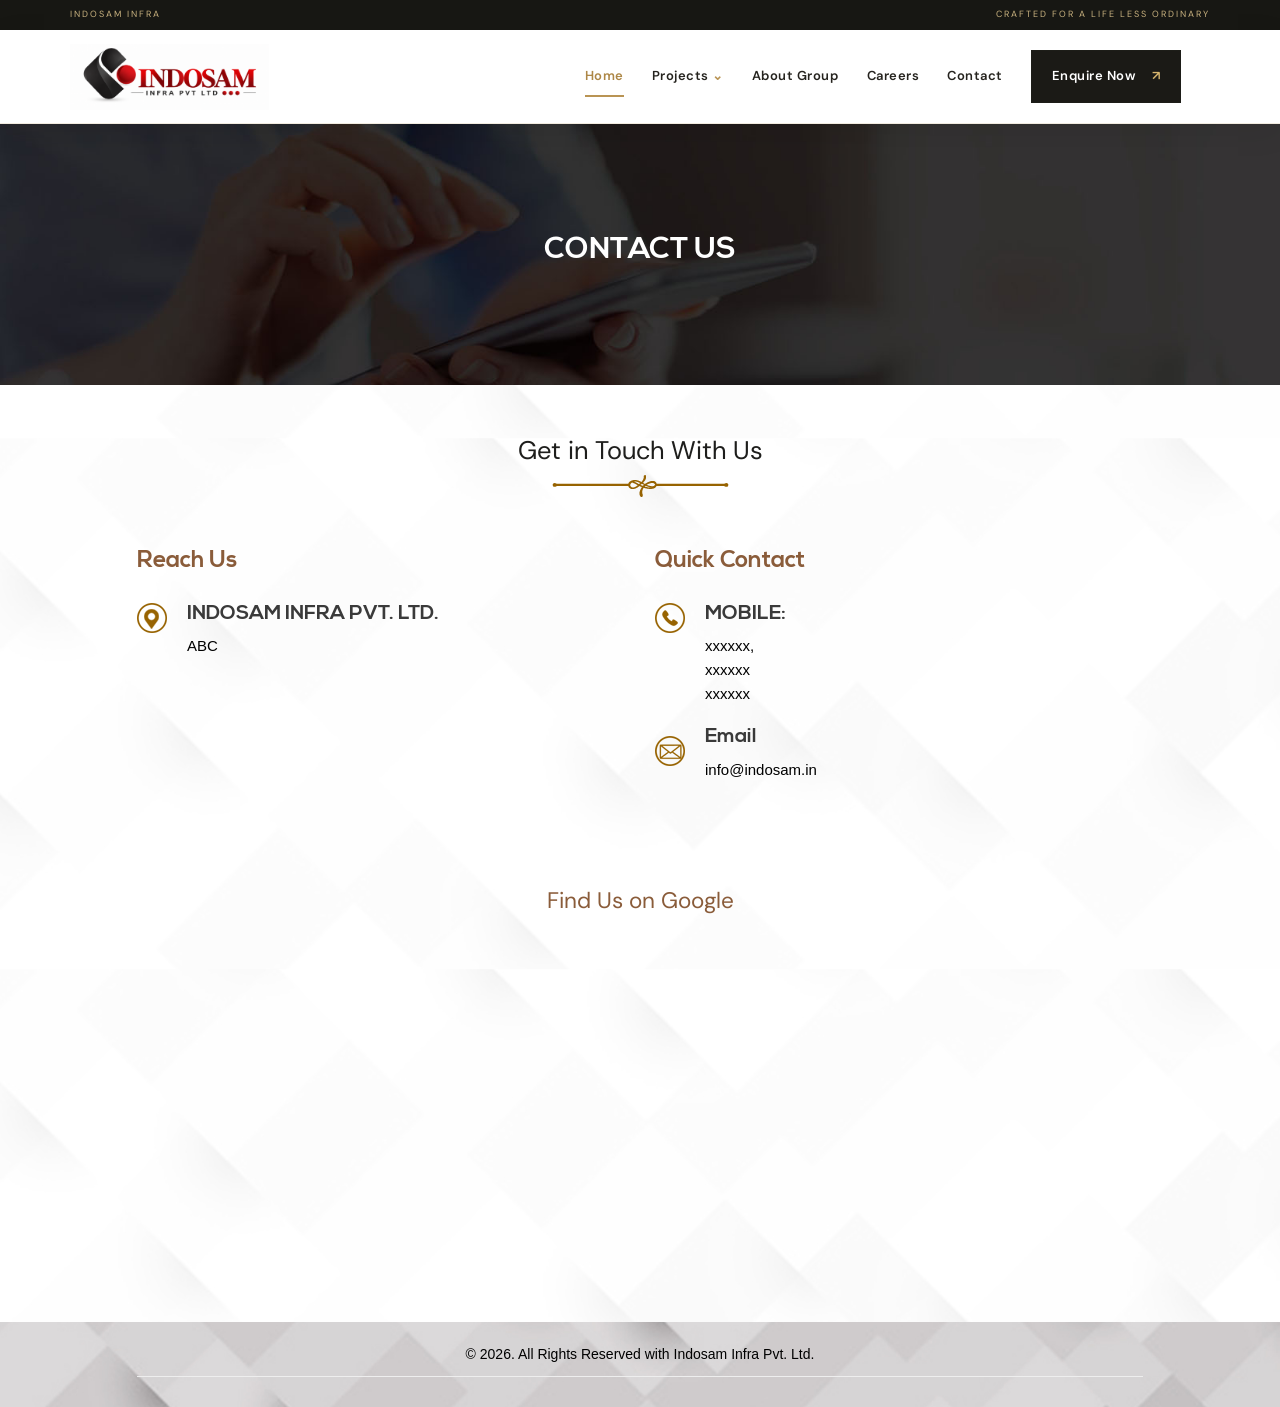
<file: indosam.in/contact-us.htm>
<!DOCTYPE html>
<html lang="en">
    

<!DOCTYPE html>
<html lang="en">
    
<!-- Mirrored from https://indosam.in/contact-us.htm by HTTrack Website Copier/3.x [XR&CO], Sat, 10 Oct 2026 15:45:23 GMT -->
<head>
        <meta charset="utf-8">
        <meta http-equiv="X-UA-Compatible" content="IE=edge">
        <meta name="viewport" content="width=device-width, initial-scale=1">

       <title>Contact Us | Indosam Infra</title>
		
		<meta name="description" content="Get in touch with Indosam Infra, a trusted real estate developer in Noida. Contact us for project details, site visits, sales inquiries, and customer support at xxxxxx.">
		
    <link rel="icon" href="images/favicon.png" type="image/x-icon">


        <!-- Bootstrap -->
        <link href="bootstrap/css/bootstrap.min.css" rel="stylesheet">

        <!-- Style css -->
        <link href="css/style.min.css" rel="stylesheet">

        <!--Main Menu Css-->
        <link rel="stylesheet" type="text/css" media="all" href="css/menu.min.css" />

        <!--Font Awesome Css-->
        <link rel="stylesheet" type="text/css" media="all" href="font-awesome/css/font-awesome.min.css" />

  

        <style>
            .page{margin:1.5em 0 2.5em 0;}    
        </style>

 
        <!--Main Menu File-->
        <script type="text/javascript" language="javascript" src="js/menu.js"></script>
        <!--Main Menu File-->
		
		
		<!-- Google tag (gtag.js) -->
<script async src="https://www.googletagmanager.com/gtag/js?id=G-NYCP5VLQW4"></script>
<script>
  window.dataLayer = window.dataLayer || [];
  function gtag(){dataLayer.push(arguments);}
  gtag('js', new Date());

  gtag('config', 'G-NYCP5VLQW4');
</script>
<link rel="stylesheet" href="modern.css">

<style>
/* Contact page: use the same clean premium header as the homepage */
body .header-fix, body header.header-inner, body .main-menu {display:none!important}
body .announcement, body .site-header {display:flex}
body .site-header{position:relative;z-index:100;background:#fff;box-shadow:0 8px 28px rgba(20,18,13,.08)}
body .site-header .brand-logo{width:205px;height:66px;max-width:25vw;object-fit:contain;object-position:left center}
body .site-header .nav a{color:#25231e}
body .site-header .nav a:hover, body .site-header .nav a.active{color:#ad8746}
body .contact-banner{margin-top:0}
@media(max-width:760px){body .site-header .brand-logo{width:175px;max-width:58vw;height:58px}}
</style>
<script>
document.addEventListener('DOMContentLoaded',function(){
 const toggle=document.querySelector('.menu-toggle'),nav=document.querySelector('.nav');
 if(toggle&&nav){toggle.addEventListener('click',()=>{const open=nav.classList.toggle('nav-open');toggle.setAttribute('aria-expanded',String(open));});}
});
</script>
</head>
   
    <!-- End Alexa Certify Javascript -->  
</head>
    <body  style="background: url(images/2.jpg) center center repeat; ">

        <div class="announcement"><span>INDOSAM INFRA</span><span>Crafted for a life less ordinary</span></div>
<header class="site-header"><a class="brand" href="index.htm" aria-label="Indosam Infra home"><img class="brand-logo" src="images/indosam-corporate-logo.png" alt="Indosam Infra Pvt. Ltd."></a><button class="menu-toggle" aria-label="Toggle navigation" aria-expanded="false">☰</button><nav class="nav"><a class="active" href="index.htm">Home</a><div class="nav-drop"><a href="#projects">Projects <span>⌄</span></a><div class="drop-menu"><a href="indosam-iconic-sector75-noida.htm">Indosam Iconic</a><a href="indosam75-noida.htm">Indosam 75</a></div></div><a href="about-us.htm">About Group</a><a href="careers.htm">Careers</a><a href="contact-us.htm">Contact</a><a class="nav-cta" href="contact-us.htm">Enquire Now <span>↗</span></a></nav></header>

        <div class="clear"></div>

        <div class="contact-banner">
            <div class="container">
                <div class="row">
                    <h1 class="page text-center text-uppercase text-white">Contact Us</h1>
                </div>
            </div>
        </div>

        <div class="container" >
            <div class="row page">
				<h1 class="text-center"><span>Get in Touch With Us</span></h1>
						<figure><img src="projects/double-bdr-black.png" class="img-responsive margin0auto" alt="bdr"></figure>
                <div class="page contact-address">
                    <div class="item-box icons-color col-md-6 col-sm-6 col-xs-12"> 
					  <div class="title h2" style="color:#8A5C3A">Reach Us</div>
                        <span>
                            <!-- Icon -->
                            <i><img src="images/map-marker-icon.png" alt="Contact us" class="margintop10"></i>
                            <!-- Title -->
                            <div class="title h3">INDOSAM INFRA PVT. LTD.</div>
                            <!-- Text -->
                            <p>			
 			 ABC</p>
                       <br>

                           
                        </span> 
						
                    </div>



          <div class="item-box icons-color col-md-6 col-sm-6 col-xs-12"> 
					  <div class="title h2" style="color:#8A5C3A">Quick Contact</div>
                        <span>
                 
                            <!-- Icon -->
                            <i><img src="images/call-icon.png" alt="Contact us" class="margintop10"></i>
                            <!-- Title -->
                            <div class="title h3">MOBILE:</div>
                            <!-- Text -->
                            <p>xxxxxx,<br>
xxxxxx<br>
xxxxxx </p>

                            <!-- Icon -->
                            <i><img src="images/mail-icon.png" alt="Contact us" class="margintop10"></i>
                            <!-- Title -->
                            <div class="title h3">Email</div>
                            <!-- Text -->
                            <p>	info@indosam.in</p>
                        </span> 
						
                    </div>



                  
                </div>	
            </div>
        </div>


           

        <div class="clear"></div>

<div class="item-box icons-color col-md-12 col-sm-12 col-xs-12" align="center"> <div class="title h2" style="color:#8A5C3A;">Find Us on Google</div></div>
      
	  
	  
	<iframe src="https://www.google.com/maps/embed?pb=!1m18!1m12!1m3!1d1041.6563326427088!2d77.38263053672765!3d28.578760843664327!2m3!1f0!2f0!3f0!3m2!1i1024!2i768!4f13.1!3m3!1m2!1s0x390cef002ca61afd%3A0x1d4b741d016084aa!2sIndosam%20Iconic!5e0!3m2!1sen!2sin!4v1786522499681!5m2!1sen!2sin" width="100%" height="350" style="border:0;" allowfullscreen="" loading="lazy" referrerpolicy="strict-origin-when-cross-origin"></iframe>

        <div class="clear"></div>

        <!-- Footer -->
                <footer>
    <section class="container">
        <div class="col-md-12 col-sm-12 col-xs-12">
                <p class="text-center powerby">&copy; 2026.  All Rights Reserved with Indosam Infra Pvt. Ltd. </a> 
                </p>
                <hr />
             
            </div>
    </section>
</footer>


<script>
    $(window).scroll(function(){
            var sticky = $('.sticky'),
            scroll = $(window).scrollTop();

            if (scroll >= 100) sticky.addClass('fixed');
            else sticky.removeClass('fixed');
    });
</script>


        <script src="js/jquery.min.js"></script> 
        <script src="js/jquery.tabSlideOut.v1.3.js"></script>

        <script src="bootstrap/js/bootstrap.min.js"></script>

        <!--Main Menu File-->
        <script type="text/javascript" language="javascript" src="js/menu.js"></script>
       

    </body>


<!-- Mirrored from https://indosam.in/contact-us.htm by HTTrack Website Copier/3.x [XR&CO], Sat, 10 Oct 2026 15:45:24 GMT -->
</html>
</file>
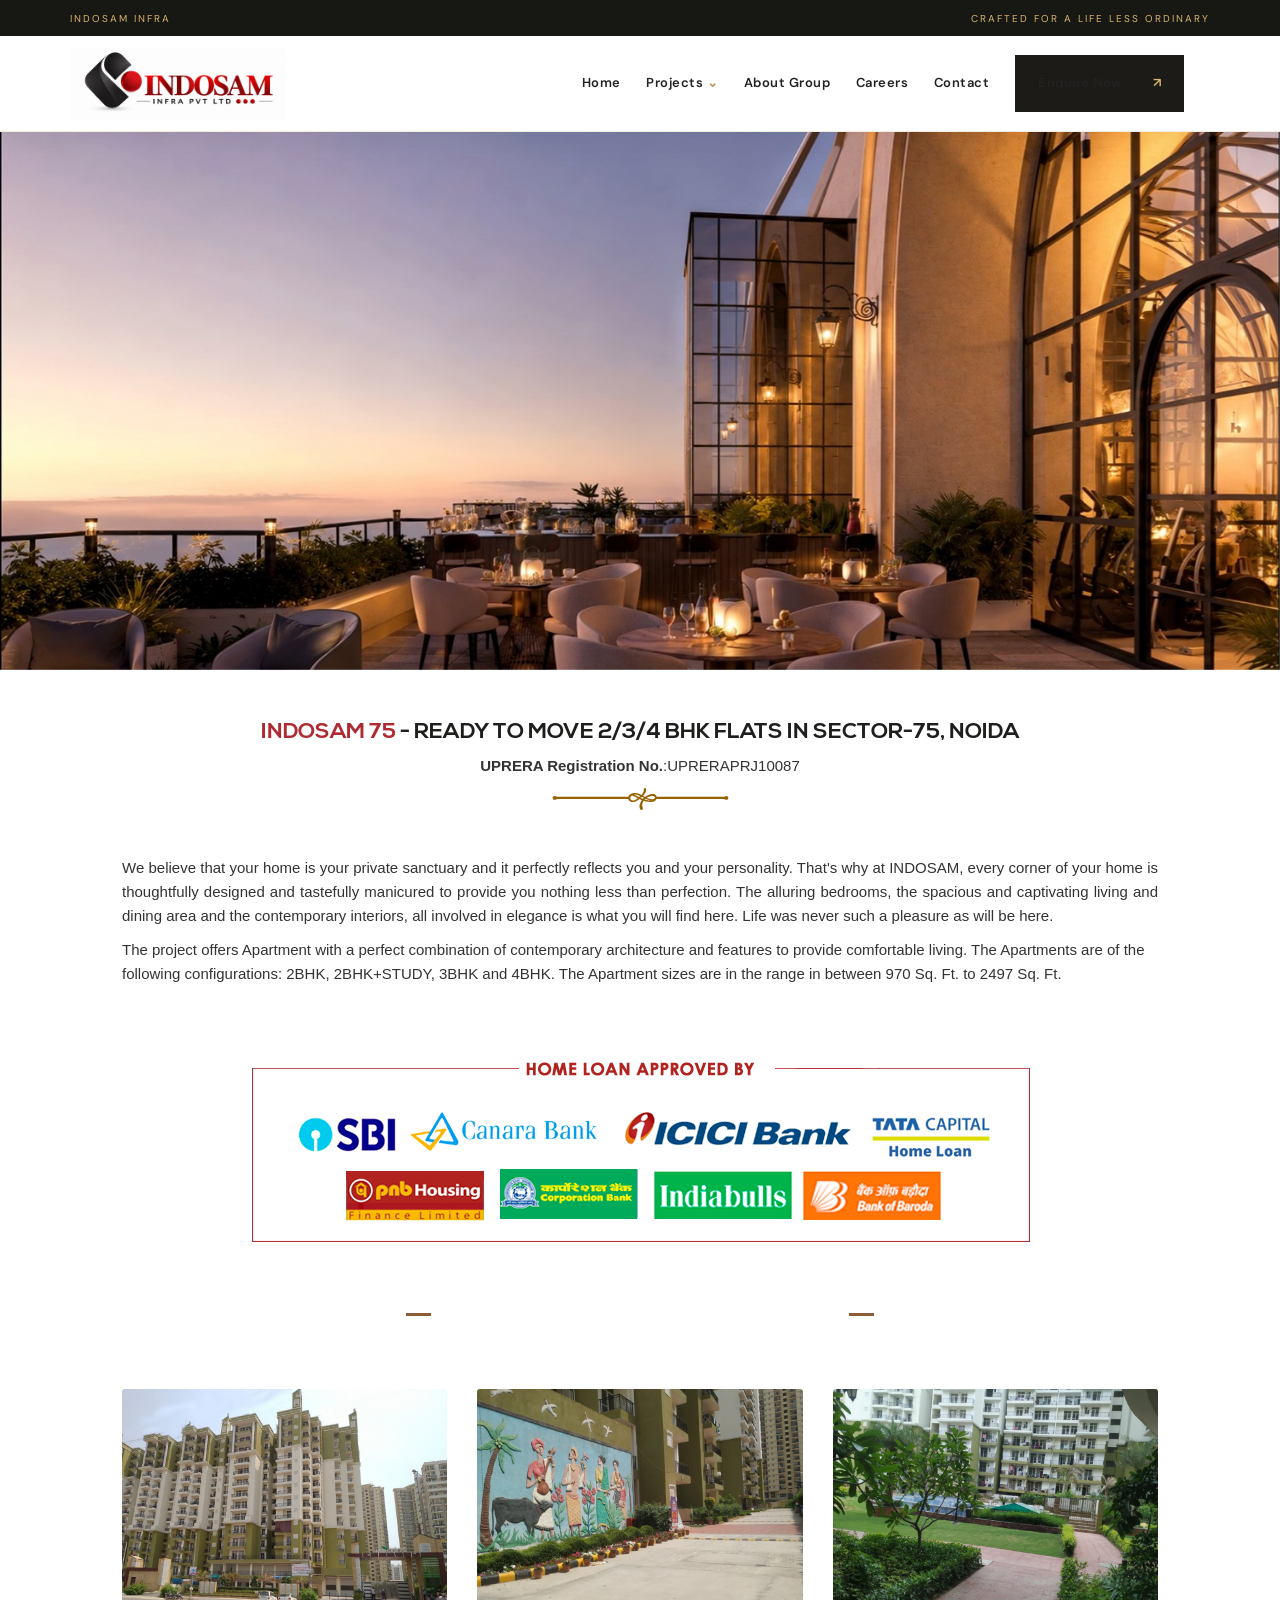
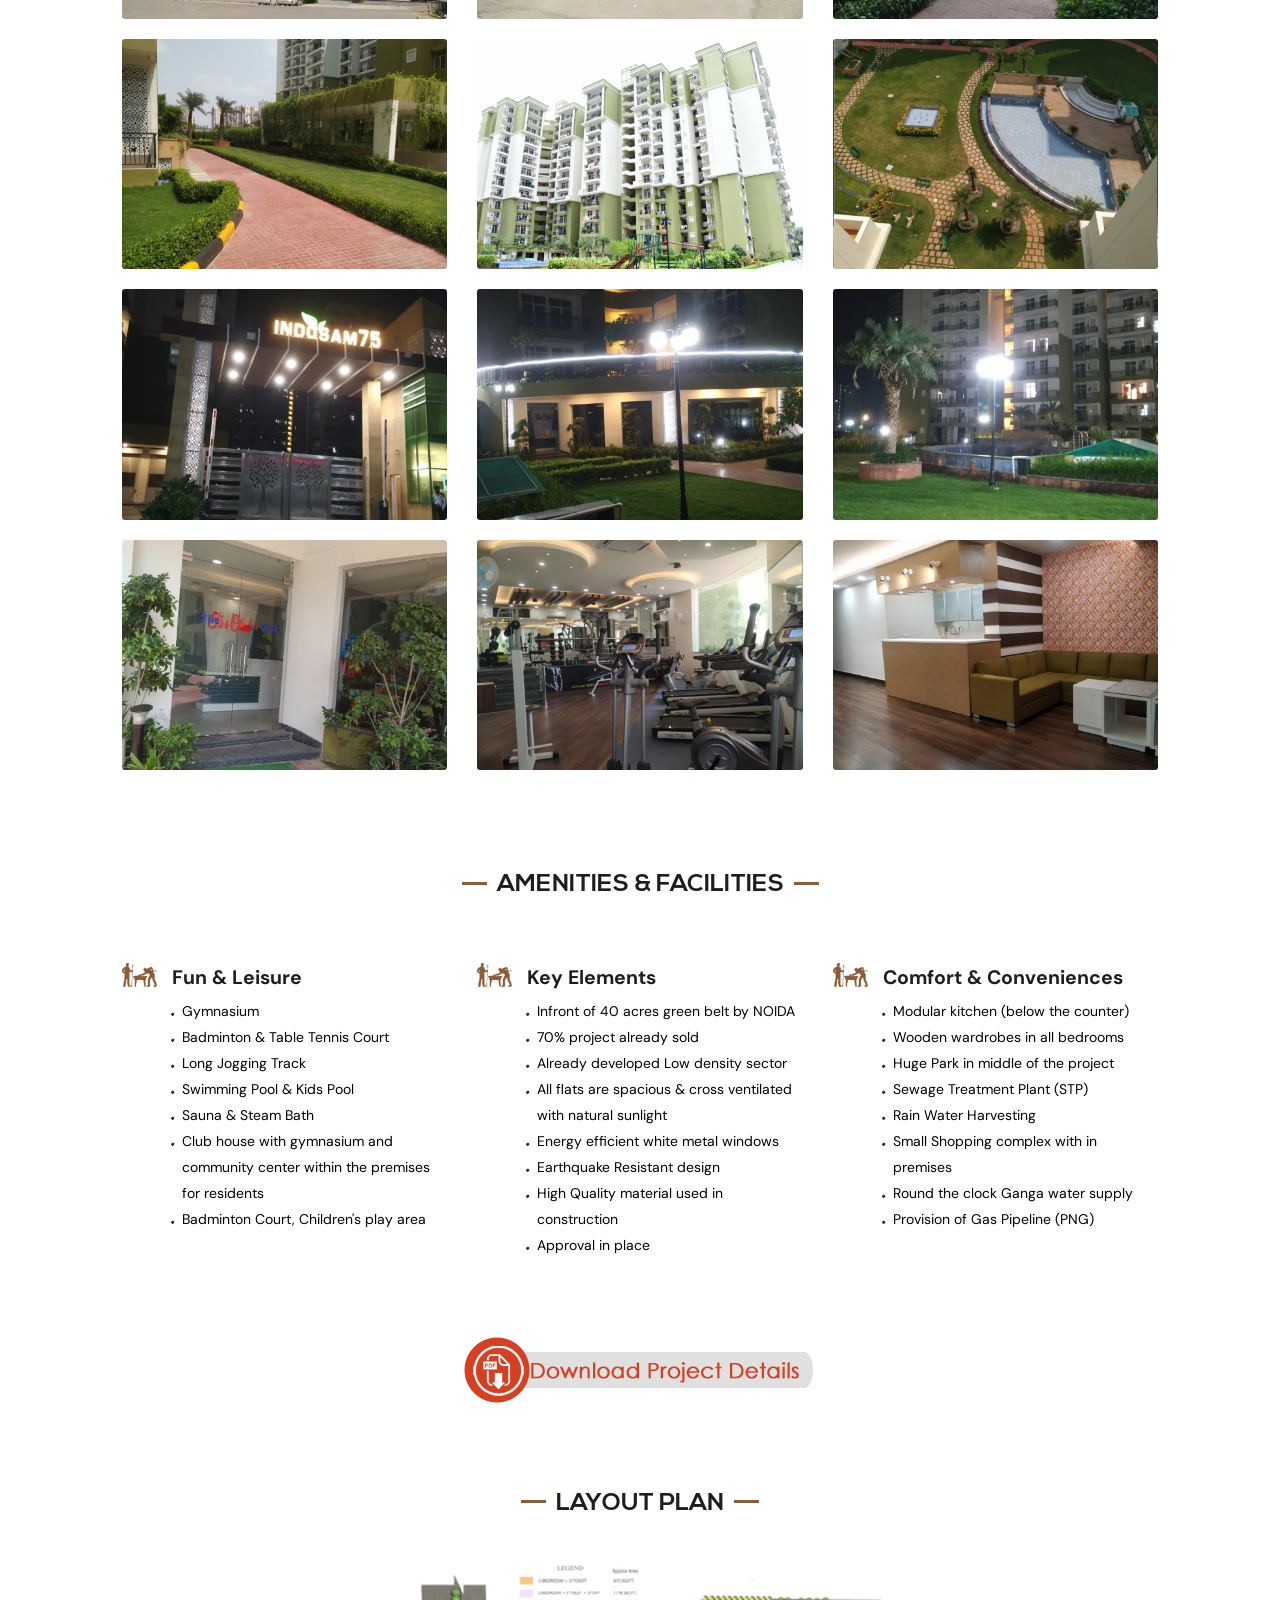
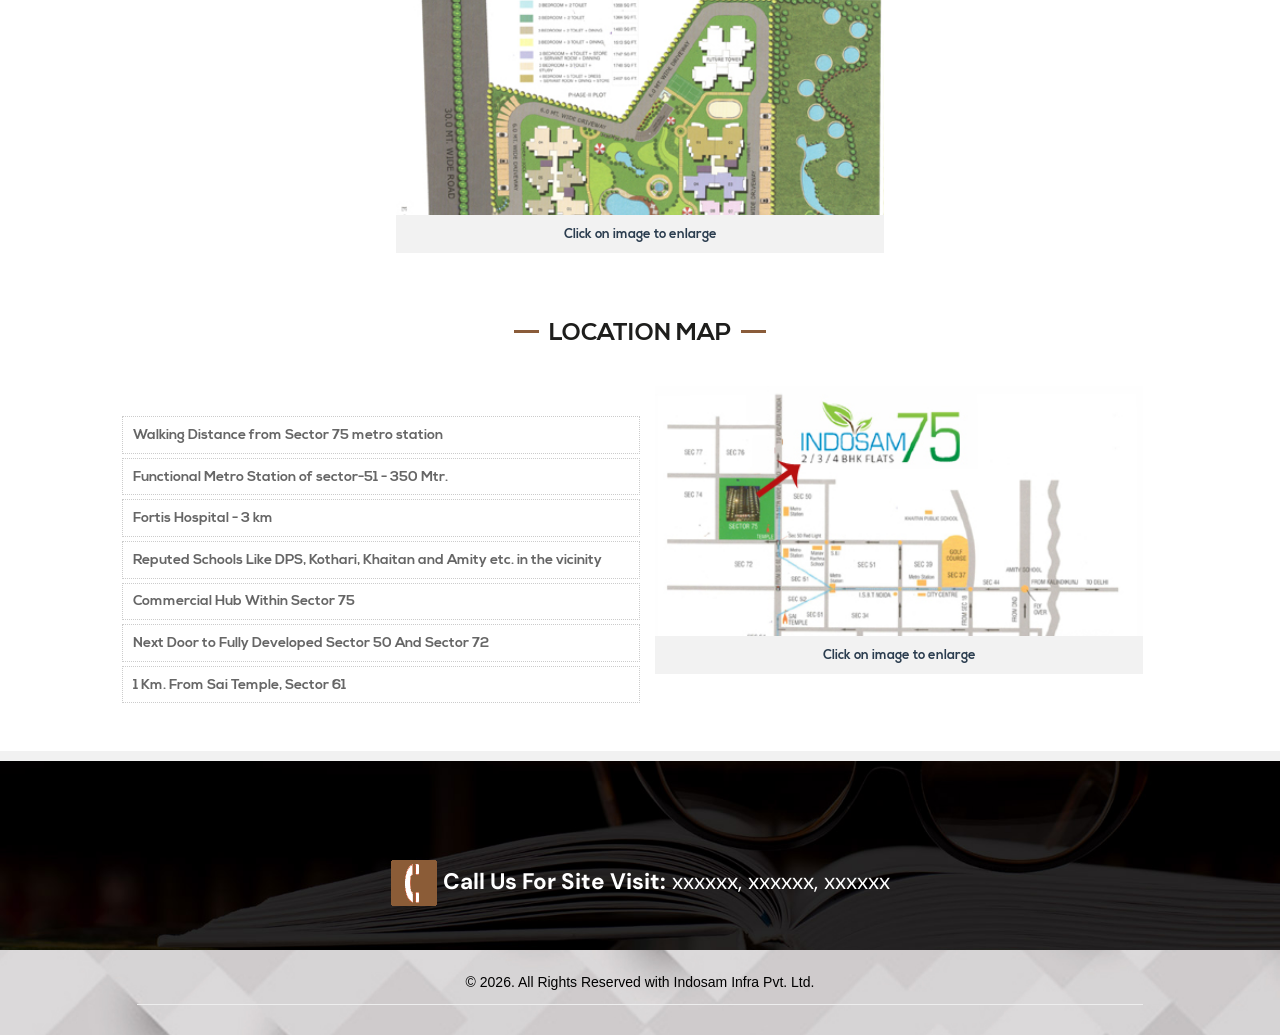
<file: indosam.in/indosam75-noida.htm>
﻿<!DOCTYPE html>
<html lang="en">
    

<!-- Mirrored from https://indosam.in/indosam75-noida.htm by HTTrack Website Copier/3.x [XR&CO], Sat, 10 Oct 2026 15:45:04 GMT -->
<head>
    <meta charset="utf-8">
    <meta http-equiv="X-UA-Compatible" content="IE=edge">
    <meta name="viewport" content="width=device-width, initial-scale=1">

	<title>Indosam 75 Noida | Ready to Move 2, 3 & 4 BHK Flats in Sector 75 Noida</title>
	

<meta name="keywords" content="Indosam Infra, Indosam 75, Indosam 75 Noida, Indosam 75 Sector 75 Noida, Ready to Move Flats in Noida, Ready to Move Flats in Sector 75 Noida, Flats in Noida, 2 BHK Flats in Noida, 3 BHK Flats in Noida, 4 BHK Flats in Noida">


<meta name="description" content="Indosam 75 in Sector 75, Noida offering ready-to-move 2, 3 & 4 BHK apartments with modern amenities, excellent connectivity, and attractive pricing. Book your site visit today.">


    <!--Favicon-->
    <link rel="icon" href="images/favicon.png" type="image/x-icon">
    <!-- Bootstrap -->
    <link href="bootstrap/css/bootstrap.min.css" rel="stylesheet">
    <!-- Style css -->
    <link href="css/style.min.css" rel="stylesheet">
    <!-- flexslider css -->
    <link href="css/flexslider.css" rel="stylesheet">
    <!--Main Menu Css-->
    <link rel="stylesheet" type="text/css" media="all" href="css/menu.min.css" />

    <!--Font Awesome Css-->
    <link rel="stylesheet" type="text/css" media="all" href="font-awesome/css/font-awesome.min.css" />

    <!-- Photoswipe-->
    <link href="photoswipe/lightgallery.min.css" rel="stylesheet">

    <link rel="stylesheet" href="css/global-desktop-common-ui.css" type="text/css">
    <link rel="stylesheet" href="css/desktop-smartphones-a.css" type="text/css">

    <style>
	
	.bannercontainer {
	width: 100%;
	position: relative;
	padding: 0;
}

        .page{margin:1.5em 0 2.5em 0;}  
        .itemsfloors figure {
            overflow: hidden;
            max-height: 500px;
            min-height: 500px;
            position: relative;
        }			
        .project-view, .court-spe{background:url(projects/indosam75-bg.jpg) center center fixed;background-size:cover;padding-bottom:40px}
    .style1 {color: #AE2B33}
   
#myBtn {
  display: none;
  position: fixed;
  bottom: 20px;
  right: 30px;
  z-index: 99;
  font-size: 18px;
  border: none;
  outline: none;
  background-color: #8B1515;
  color: white;
  cursor: pointer;
  padding: 15px;
  border-radius: 4px;
}

#myBtn:hover {
  background-color: #8B1515;
}
 </style>
		<script src="js/jquery-1.12.4.js"></script>
		<script src="js/ui/1.12.1/jquery-ui.js"></script>
		<!--<script src="js/jquery1.js"></script>-->
		
		<!-- Google tag (gtag.js) -->
<script async src="https://www.googletagmanager.com/gtag/js?id=G-NYCP5VLQW4"></script>
<script>
  window.dataLayer = window.dataLayer || [];
  function gtag(){dataLayer.push(arguments);}
  gtag('js', new Date());

  gtag('config', 'G-NYCP5VLQW4');
</script>
<link rel="stylesheet" href="modern.css">
<style>
/* Global modern header and hero fixes */
.announcement{height:36px;background:#171713;color:#d8b66d;display:flex;align-items:center;justify-content:space-between;padding:0 5.5%;font-size:10px;letter-spacing:2px;position:relative;z-index:1000}
.site-header{position:relative!important;top:auto!important;left:auto!important;width:100%;height:96px;min-height:96px;background:#fff;display:flex;align-items:center;justify-content:space-between;padding:0 5.5%;gap:28px;z-index:999;box-shadow:0 5px 24px #0000000a}
.brand{display:flex;align-items:center;flex:0 0 auto;min-width:0}.brand-logo{width:220px;max-width:23vw;height:72px;object-fit:contain;object-position:left center}
.nav{display:flex;align-items:center;gap:clamp(14px,2vw,32px);margin-left:auto;white-space:nowrap}.nav a{color:#222!important;text-decoration:none;font-weight:600}.nav a:hover,.nav a.active{color:#ad8545!important}.nav-cta{background:#1c1b17!important;color:#fff!important;padding:16px 22px;display:inline-flex;gap:18px;align-items:center}.nav-cta span{color:#d7b56e}.menu-toggle{display:none;background:transparent;border:0;font-size:26px;color:#171713}
.nav-drop{position:relative}.drop-menu{display:none;position:absolute;top:100%;left:0;min-width:220px;background:#fff;padding:12px;box-shadow:0 15px 35px #0002;border-top:2px solid #b89553;z-index:1200}.nav-drop:hover .drop-menu,.nav-drop:focus-within .drop-menu{display:block}.drop-menu a{display:block;padding:13px!important;color:#222!important}.drop-menu a:hover{background:#f5f0e7}
.slider.flexslider-inner{margin:0!important;overflow:hidden}.slider.flexslider-inner img{width:100%;height:clamp(280px,42vw,540px);object-fit:cover;object-position:center 45%}
.site-footer{background:#171713!important;color:#eee!important;padding:54px 6% 22px!important}.site-footer a{color:#eee}.footer-bottom{border-top:1px solid #ffffff24;margin-top:28px;padding-top:18px;display:flex;justify-content:space-between;gap:15px;color:#c6c0b4;font-size:12px}
@media(max-width:900px){.site-header{padding:0 5%;gap:12px}.brand-logo{width:180px;max-width:48vw}.menu-toggle{display:block;margin-left:auto}.nav{display:none;position:absolute;top:100%;left:0;right:0;background:#fff;padding:18px 6% 24px;box-shadow:0 14px 25px #0002;align-items:stretch;gap:4px;white-space:normal}.nav.nav-open{display:flex;flex-direction:column}.nav>a:not(.nav-cta),.nav-drop>a{display:block;padding:11px 0}.nav-drop .drop-menu{position:static;box-shadow:none;padding:0 0 0 12px}.nav-drop:hover .drop-menu{display:block}.nav-cta{align-self:flex-start;margin-top:8px}.announcement{padding:0 5%;font-size:8px;letter-spacing:1px}}
@media(max-width:520px){.announcement span:last-child{display:none}.site-header{height:78px;min-height:78px}.brand-logo{height:60px;width:165px}.slider.flexslider-inner img{height:270px}.footer-bottom{flex-direction:column}}
</style></head>
    <body class="bbcom_desktop_smartphones_overviewStripPage_a">

        <!--  Header -->
        <!-- I Agree! -->

  
    <div class="header-fix">
        <div class="announcement"><span>INDOSAM INFRA</span><span>CRAFTED FOR A LIFE LESS ORDINARY</span></div>
<header class="site-header"><a class="brand" href="index.htm" aria-label="Indosam Infra home"><img class="brand-logo" src="images/indosam-corporate-logo.png" alt="Indosam Infra Pvt. Ltd."></a>
<button class="menu-toggle" aria-label="Toggle navigation" aria-expanded="false">☰</button>
<nav class="nav"><a href="index.htm">Home</a><div class="nav-drop"><a href="index.htm#projects">Projects <span>⌄</span></a><div class="drop-menu"><a href="indosam-iconic-sector75-noida.htm">Indosam Iconic</a><a href="indosam75-noida.htm">Indosam 75</a></div></div><a href="about-us.htm">About Group</a><a href="careers.htm">Careers</a><a href="contact-us.htm">Contact</a><a class="nav-cta" href="contact-us.htm">Enquire Now <span>↗</span></a></nav></header>
    </div>  

        <div class="clear"></div>

        <!--Slidr start -->  
        <section class="slider flexslider-inner" id="section-1" aria-labeledby="tab-1">
            <div class="flexslider">
                <ul class="slides">
                   <li><img src="images/gallery/rooftop-lounge.jpeg"  /></li>
                   
                </ul>
            </div>
        </section>
        <!--Slidr End-->  
		
		<section>



        <div class="page-body">


<button onClick="topFunction()" id="myBtn" title="Go to top">Top</button>
            <!--overview start -->
            <section class="page-section overview"  style="padding: 2em 0px;">
                <div class="container">
                    <div class="row">

                        <h2 class="text-uppercase text-center h3 project-tittle"><span class="style1">Indosam 75</span> - Ready to Move 2/3/4 BHK Flats in Sector-75, Noida</h2><p align="center"><strong>UPRERA Registration No.</strong>:UPRERAPRJ10087</p>
                        <figure><img src="projects/double-bdr-black.png" class="img-responsive margin0auto" alt="bdr"></figure>

                        <div class="page">
 
                            
                             
                             <div class="col-md-12 col-sm-12 col-xs-12">
                                <div class="court-overview margintop15">
                                     
                                        <p class="text-justify">We believe that your home is your private sanctuary and it perfectly reflects you and your personality. That's why at INDOSAM, every corner of your home is thoughtfully designed and tastefully manicured to provide you nothing less than perfection. The alluring bedrooms, the spacious and captivating living and dining area and the contemporary interiors, all involved in elegance is what you will find here.
Life was never such a pleasure as will be here.</p>
<p>The project offers Apartment with a perfect combination of contemporary architecture and features to provide comfortable living. The Apartments are of the following configurations: 2BHK, 2BHK+STUDY, 3BHK and 4BHK. The Apartment sizes are in the range in between 970 Sq. Ft. to 2497 Sq. Ft.</p>

                                </div>
                            </div>
   <div class="col-md-12 col-sm-12 col-xs-6 margintop50" align="center"><img src="projects/indosam75/bank-loan-indosam.png" alt="img"  class="img-responsive"></div> 
                        </div>

                    </div>
                </div>
            </section>
            <!--overview end -->
			
			
<section class="project-view page-section" id="section-6" aria-labeledby="tab-6">

<div class="container">
                    <div class="row"> 

                        <h2 class="text-uppercase text-center h3 project-tittle main-title text-white">Actual Project Photograph</h2>

                        <div class="page">
                            <div class="demo-gallery">
                                <ul id="lightgallery1" class="list-unstyled items" style="list-style:none">
  <li class="col-xs-6 col-sm-4 col-md-4" data-responsive="projects/indosam75/gallery/p1.jpg"
									  data-src="projects/indosam75/gallery/p1.jpg" >
                                        <a href="#" class="itemsfloor">
                                            <figure>  
                                            <img src="projects/indosam75/gallery/p1.jpg" alt="img" width="300" height="250" class="img-responsive">
                                                <div class="blk-mask"></div>
                                     
                                        </a>
                                  </li>

  <li class="col-xs-6 col-sm-4 col-md-4" data-responsive="projects/indosam75/gallery/p2.jpg"
									  data-src="projects/indosam75/gallery/p2.jpg" >
                                        <a href="#" class="itemsfloor">
                                            <figure>  
                                            <img src="projects/indosam75/gallery/p2.jpg" alt="img" width="300" height="250" class="img-responsive">
                                                <div class="blk-mask"></div>
                                     
                                        </a>
                                  </li>
                                  
  <li class="col-xs-6 col-sm-4 col-md-4" data-responsive="projects/indosam75/gallery/p3.jpg"
									  data-src="projects/indosam75/gallery/p3.jpg" >
                                        <a href="#" class="itemsfloor">
                                            <figure>  
                                            <img src="projects/indosam75/gallery/p3.jpg" alt="img" width="300" height="250" class="img-responsive">
                                                <div class="blk-mask"></div>
                                     
                                        </a>
                                  </li>
                               <li class="col-xs-6 col-sm-4 col-md-4" data-responsive="projects/indosam75/gallery/p4.jpg"
									  data-src="projects/indosam75/gallery/p4.jpg" >
                                        <a href="#" class="itemsfloor">
                                            <figure>  
                                            <img src="projects/indosam75/gallery/p4.jpg" alt="img" width="300" height="250" class="img-responsive">
                                                <div class="blk-mask"></div>
                                     
                                        </a>
                                  </li>
 <li class="col-xs-6 col-sm-4 col-md-4" data-responsive="projects/indosam75/gallery/p5.jpg"
									  data-src="projects/indosam75/gallery/p5.jpg" >
                                        <a href="#" class="itemsfloor">
                                            <figure>  
                                            <img src="projects/indosam75/gallery/p5.jpg" alt="img" width="300" height="250" class="img-responsive">
                                                <div class="blk-mask"></div>
                                     
                                        </a>
                                  </li>
 <li class="col-xs-6 col-sm-4 col-md-4" data-responsive="projects/indosam75/gallery/p6.jpg"
									  data-src="projects/indosam75/gallery/p6.jpg" >
                                        <a href="#" class="itemsfloor">
                                            <figure>  
                                            <img src="projects/indosam75/gallery/p6.jpg" alt="img" width="300" height="250" class="img-responsive">
                                                <div class="blk-mask"></div>
                                     
                                        </a>
                                  </li>
                               <li class="col-xs-6 col-sm-4 col-md-4" data-responsive="projects/indosam75/gallery/p7.jpg"
									  data-src="projects/indosam75/gallery/p7.jpg" >
                                        <a href="#" class="itemsfloor">
                                            <figure>  
                                            <img src="projects/indosam75/gallery/p7.jpg" alt="img" width="300" height="250" class="img-responsive">
                                                <div class="blk-mask"></div>
                                     
                                        </a>
                                  </li>

                            <li class="col-xs-6 col-sm-4 col-md-4" data-responsive="projects/indosam75/gallery/p8.jpg"
									  data-src="projects/indosam75/gallery/p8.jpg" >
                                        <a href="#" class="itemsfloor">
                                            <figure>  
                                            <img src="projects/indosam75/gallery/p8.jpg" alt="img" width="300" height="250" class="img-responsive">
                                                <div class="blk-mask"></div>
                                     
                                        </a>
                                  </li>

                              <li class="col-xs-6 col-sm-4 col-md-4" data-responsive="projects/indosam75/gallery/p9.jpg"
									  data-src="projects/indosam75/gallery/p9.jpg" >
                                        <a href="#" class="itemsfloor">
                                            <figure>  
                                            <img src="projects/indosam75/gallery/p9.jpg" alt="img" width="300" height="250" class="img-responsive">
                                                <div class="blk-mask"></div>
                                     
                                        </a>
                                  </li>

 <li class="col-xs-6 col-sm-4 col-md-4" data-responsive="projects/indosam75/gallery/p12.jpg"
									  data-src="projects/indosam75/gallery/p12.jpg" >
                                        <a href="#" class="itemsfloor">
                                            <figure>  
                                            <img src="projects/indosam75/gallery/p12.jpg" alt="img" width="300" height="250" class="img-responsive">
                                                <div class="blk-mask"></div>
                                     
                                        </a>
                                  </li>

                                  <li class="col-xs-6 col-sm-4 col-md-4" data-responsive="projects/indosam75/gallery/p10.jpg"
									  data-src="projects/indosam75/gallery/p10.jpg" >
                                        <a href="#" class="itemsfloor">
                                            <figure>  
                                            <img src="projects/indosam75/gallery/p10.jpg" alt="img" width="300" height="250" class="img-responsive">
                                                <div class="blk-mask"></div>
                                     
                                        </a>
                                  </li>
                                         <li class="col-xs-6 col-sm-4 col-md-4" data-responsive="projects/indosam75/gallery/p11.jpg"
									  data-src="projects/indosam75/gallery/p11.jpg" >
                                        <a href="#" class="itemsfloor">
                                            <figure>  
                                            <img src="projects/indosam75/gallery/p11.jpg" alt="img" width="300" height="250" class="img-responsive">
                                                <div class="blk-mask"></div>
                                     
                                        </a>
                                    </li>

                                    

                                </ul>
                            </div>
                        </div>
                    </div>
    </div>
                
                 
          </section>
            <!--Project view Start-->
            
            <!--Project view End-->
             
            <!--Club House Start-->
            <section class="page clubhosue page-section" id="section-3" aria-labeledby="tab-3">
                <div class="container">
                    <div class="row"> 

                        <h2 class="text-uppercase text-center h3 project-tittle main-title">Amenities &amp; Facilities</h2>

                        <div class="page">

                            <div class="item-box icons-color col-sm-4 col-md-4 col-xs-12"> 
                                <span>
                                    <!-- Icon -->
                                    <i><img src="projects/icon-building.png" alt="img" ></i>
                                    <!-- Title -->
                                    <div class="title h3">Fun & Leisure</div>
                                    <!-- Text -->

                                    <ul>
                                        <li>Gymnasium</li>
                                        <li>Badminton &amp; Table Tennis Court</li>
                                        <li>Long Jogging Track</li>
                                        <li>Swimming Pool &amp; Kids Pool</li>
                                        <li>Sauna &amp; Steam Bath</li>
										 <li> Club house with gymnasium and community center within the premises for residents</li>
										 <li>Badminton Court, Children's play area</li>
										 
							    </ul>
		

                                </span> 
                            </div>

                            <div class="item-box icons-color col-sm-4 col-md-4 col-xs-12"> 
                                <span>
                                    <!-- Icon -->
                                    <i><img src="projects/icon-building.png" alt="img" ></i>
                                    <!-- Title -->
                                    <div class="title h3">Key Elements</div>
                                    <!-- Text -->
                                    <ul>
                                       <li>Infront of 40 acres green belt by NOIDA</li>
										    <li>70% project already sold</li>
											 <li>Already  developed Low density sector</li>
											 <li> All flats are spacious & cross ventilated with natural sunlight</li>
											  <li>Energy efficient white metal windows </li>
											  <li>Earthquake Resistant design </li>
											   <li>High Quality material used in construction</li>
											     <li>Approval in place</li>
                                    </ul>
                                </span>
                            </div>

                            <div class="item-box icons-color col-sm-4 col-md-4 col-xs-12"> 
                                <span>
                                    <!-- Icon -->
                                    <i><img src="projects/icon-building.png"></i>
                                    <!-- Title -->
                                    <div class="title h3">Comfort & Conveniences</div>
                                    <!-- Text -->
                                    <ul>
                                       
												 <li> Modular kitchen (below the counter)</li>
												 <li> Wooden wardrobes in all bedrooms</li>
												 <li> Huge Park in middle of the project</li>
                                                 <li>Sewage Treatment Plant (STP)</li>
                                                 <li>Rain Water Harvesting</li>
                                                <li>Small Shopping complex with in premises</li>

                                                  <li>Round the clock Ganga water supply</li>
                                                    <li>Provision of Gas Pipeline (PNG)</li></ul>
                                </span>
                            </div>

                           
                            

                                


                        </div>

                    </div>
                </div>
            </section>
            <!--Club House End-->
             <div class="col-xs-12 col-sm-12 col-md-12" align="center" ><a href="projects/indosam75/indosam75.pdf" target="_blank"><img src="images/download-brochure.png" ></a></div><br>
<br>
<br>


            <!--Specification Start --><br>

            <section class="page page-section" id="section-4" aria-labeledby="tab-4">
                <div class="container">
                    <div class="">



                        <h2 class="text-uppercase text-center h3 project-tittle  main-title">Layout Plan </h2>

                        <div class="page">
						
				 <div class="col-xs-3 col-sm-12 col-md-3"  ></div>
					
					<ul id="lightgallery1" class="list-unstyled items"> <li class="col-xs-6 col-sm-12 col-md-6" data-responsive="projects/indosam75/layoutplan.jpg" data-src="projects/indosam75/layoutplan.jpg" >
                                        <a href="#" class="itemsfloor">
                                        <figure>  
                                                <img src="projects/indosam75/layoutplansmall.jpg" alt="img" width="500" height="350" class="img-responsive">
                                            <div class="blk-mask"></div>
                                        <i class="fa fa-search-plus"><span></span></i>                                    </figure>
                                            <div class="floor_name">Click on image to enlarge</div>
                                        </a>
                                    </li></ul>
						
						   
					  </div>
						
						

                  </div>

                   
                </div>
            </section> 
            <!--Specification End -->

            
			
			<section class="page page-section" id="section-5" aria-labeledby="tab-5">
                <div class="container">
                    <div class="">



                        <h2 class="text-uppercase text-center h3 project-tittle  main-title"> Location map</h2>

                       



                         


                            <div class="col-md-6 col-sm-6 col-xs-12">
                                <div class="row">
								
                                    <div class="some-clients">
                                        <ul class="list-unstyled">
                                            <li class="bordertop">Walking Distance from Sector 75 metro station 								
                                            </li>
											  <li class="bordertop">Functional Metro Station of sector-51 - 350 Mtr.                                          </li>

                                            <li>
                                               Fortis Hospital - <strong>3 km</strong> </li>

                                            <li>Reputed Schools Like DPS, Kothari, Khaitan and Amity etc. in the vicinity </li>

                                            <li>Commercial Hub Within Sector 75                                             </li>

                                            <li>Next Door to Fully Developed Sector 50 And Sector 72                                             </li>

                                                   <li>1 Km. From Sai Temple, Sector 61</li>

                                         

                                        </ul>
                                    </div>
                                </div>

                                


                            </div>



                           <ul id="lightgallery1" class="list-unstyled items"> <li class="col-xs-6 col-sm-12 col-md-6" data-responsive="projects/indosam75/locationmap.jpg" data-src="projects/indosam75/locationmap.jpg" >
                                        <a href="#" class="itemsfloor">
                                        <figure>  
                                                <img src="projects/indosam75/locationmapsmall.jpg" alt="img" width="500" height="350" class="img-responsive">
                                            <div class="blk-mask"></div>
                                        <i class="fa fa-search-plus"><span></span></i>                                    </figure>
                                            <div class="floor_name">Click on image to enlarge</div>
                                        </a>
                                    </li></ul>


                  </div>

                   
                </div>
            </section>
			
            
            <div class="clear"></div>
            
            <div>
            	<div class="bdr-5px"></div>
            </div>

       
            
            
            

           

            <div class="clear"></div>
            <!--Contact start -->
            <section class="contact-project" id="section-6" aria-labeledby="tab-6">
                <div class="container">
                    <div class="page">

                     
						
						<div class="col-md-12 col-sm-12 col-xs-12" align="center">
                            <div class="aboutAgent">
                                <p><br /><br /></p>
                              
                                <h2 align="center" style="color:#FFFFFF">  <img src="projects/call-icon.png" alt="img"> <strong>Call Us For Site Visit:</strong> xxxxxx,
xxxxxx, xxxxxx
                              </h2>
                            </div>
                        </div> 
						
						 
                                			

                      

                         
                    </div>
                    <div class="clear"></div>
                    <p>&nbsp;</p>
                </div>
            </section>
            <!--Contact End -->

        </div>
		<!-- /.modal -->
       <!-- Footer -->
        <footer>
    <section class="container">
        <div class="col-md-12 col-sm-12 col-xs-12">
                <p class="text-center powerby">&copy; 2026.  All Rights Reserved with Indosam Infra Pvt. Ltd. </a> 
                </p>
                <hr />
             
            </div>
    </section>
</footer>



<script>
    $(window).scroll(function(){
            var sticky = $('.sticky'),
            scroll = $(window).scrollTop();

            if (scroll >= 100) sticky.addClass('fixed');
            else sticky.removeClass('fixed');
    });
</script>

		<script src="bootstrap/3.3.6/js/bootstrap.min.js"></script>
		
		<!--Main Menu File-->
        <script type="text/javascript" language="javascript" src="js/menu.js"></script>
        <!--Main Menu File-->	
		
        <script src="js/jquery.tabSlideOut.v1.3.js"></script>


        <script type="text/javascript" src="js/bbcom.core.js"></script>
        <script type="text/javascript" src="js/bbcom.global-desktop-common-ui.js"></script>

        <script src="photoswipe/lightgallery.min.js"></script>
        <script src="photoswipe/lg-fullscreen.min.js"></script>
        <script src="photoswipe/lg-zoom.min.js"></script>
        <script src="photoswipe/jquery.mousewheel.min.js"></script>
        <script src="photoswipe/lg-thumbnail.min.js"></script>
        <script src="photoswipe/lg-autoplay.js"></script>    
		
		
		
		 <script type="text/javascript">
            $(document).ready(function(){
                    $('#lightgallery,#lightgallery1,#lightgallery3,#lightgallery4,#googlemap,#video-gallery').lightGallery();
                    $('#lightgallery2').lightGallery({
								selector: '.item'
					});
					$('#google-map').lightGallery({
                            selector: 'this',
                            iframeMaxWidth: '80%'
                    });
            });
        </script>
		
        <!-- FlexSlider -->
        <script defer src="js/jquery.flexslider.js"></script>

        <script type="text/javascript">
            $(window).load(function(){
                    $('.flexslider').flexslider({
                            animation: "fade",
                    });
            });
        </script>

       
     
    <script>
(function(){const t=document.querySelector('.menu-toggle'),n=document.querySelector('.nav');if(t&&n){t.addEventListener('click',()=>{const o=n.classList.toggle('nav-open');t.setAttribute('aria-expanded',String(o));});n.querySelectorAll('a').forEach(a=>a.addEventListener('click',()=>{n.classList.remove('nav-open');t.setAttribute('aria-expanded','false')}));}})();
</script></body>


<!-- Mirrored from https://indosam.in/indosam75-noida.htm by HTTrack Website Copier/3.x [XR&CO], Sat, 10 Oct 2026 15:45:19 GMT -->
</html>
</file>
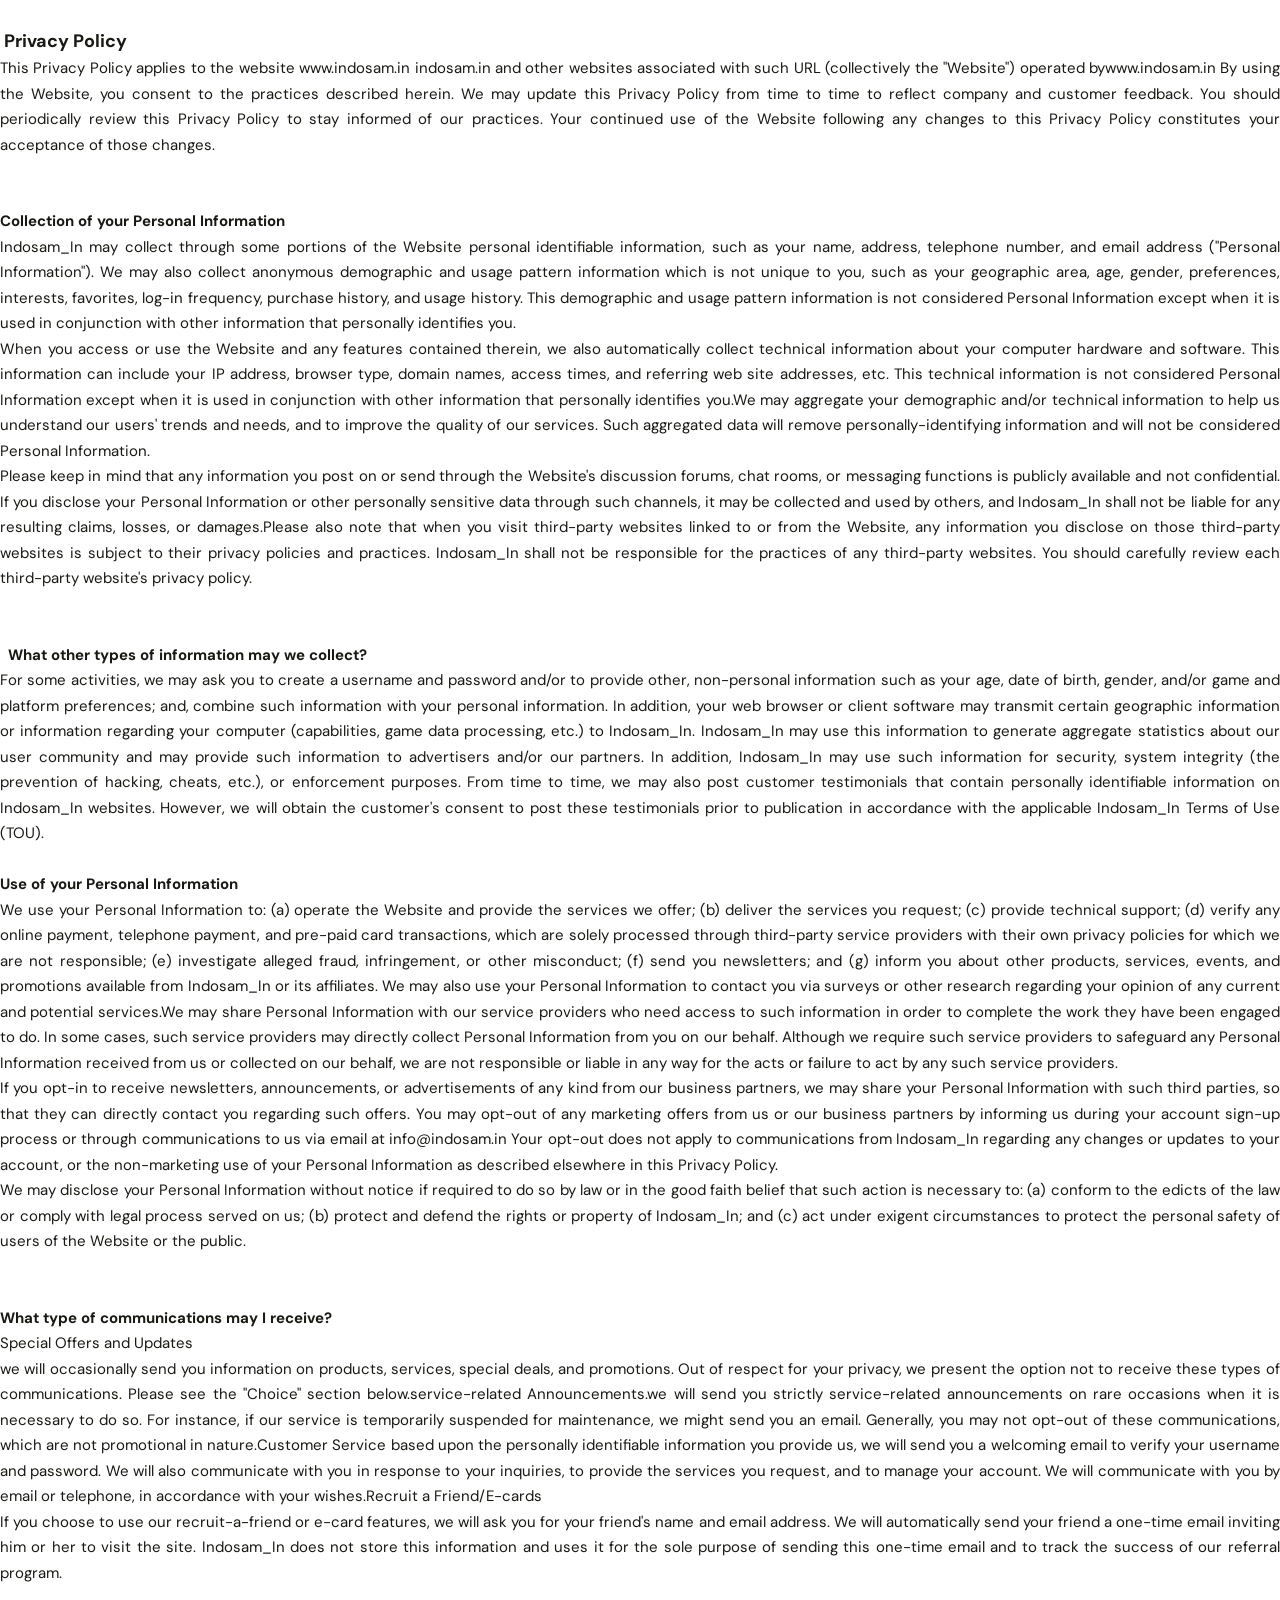
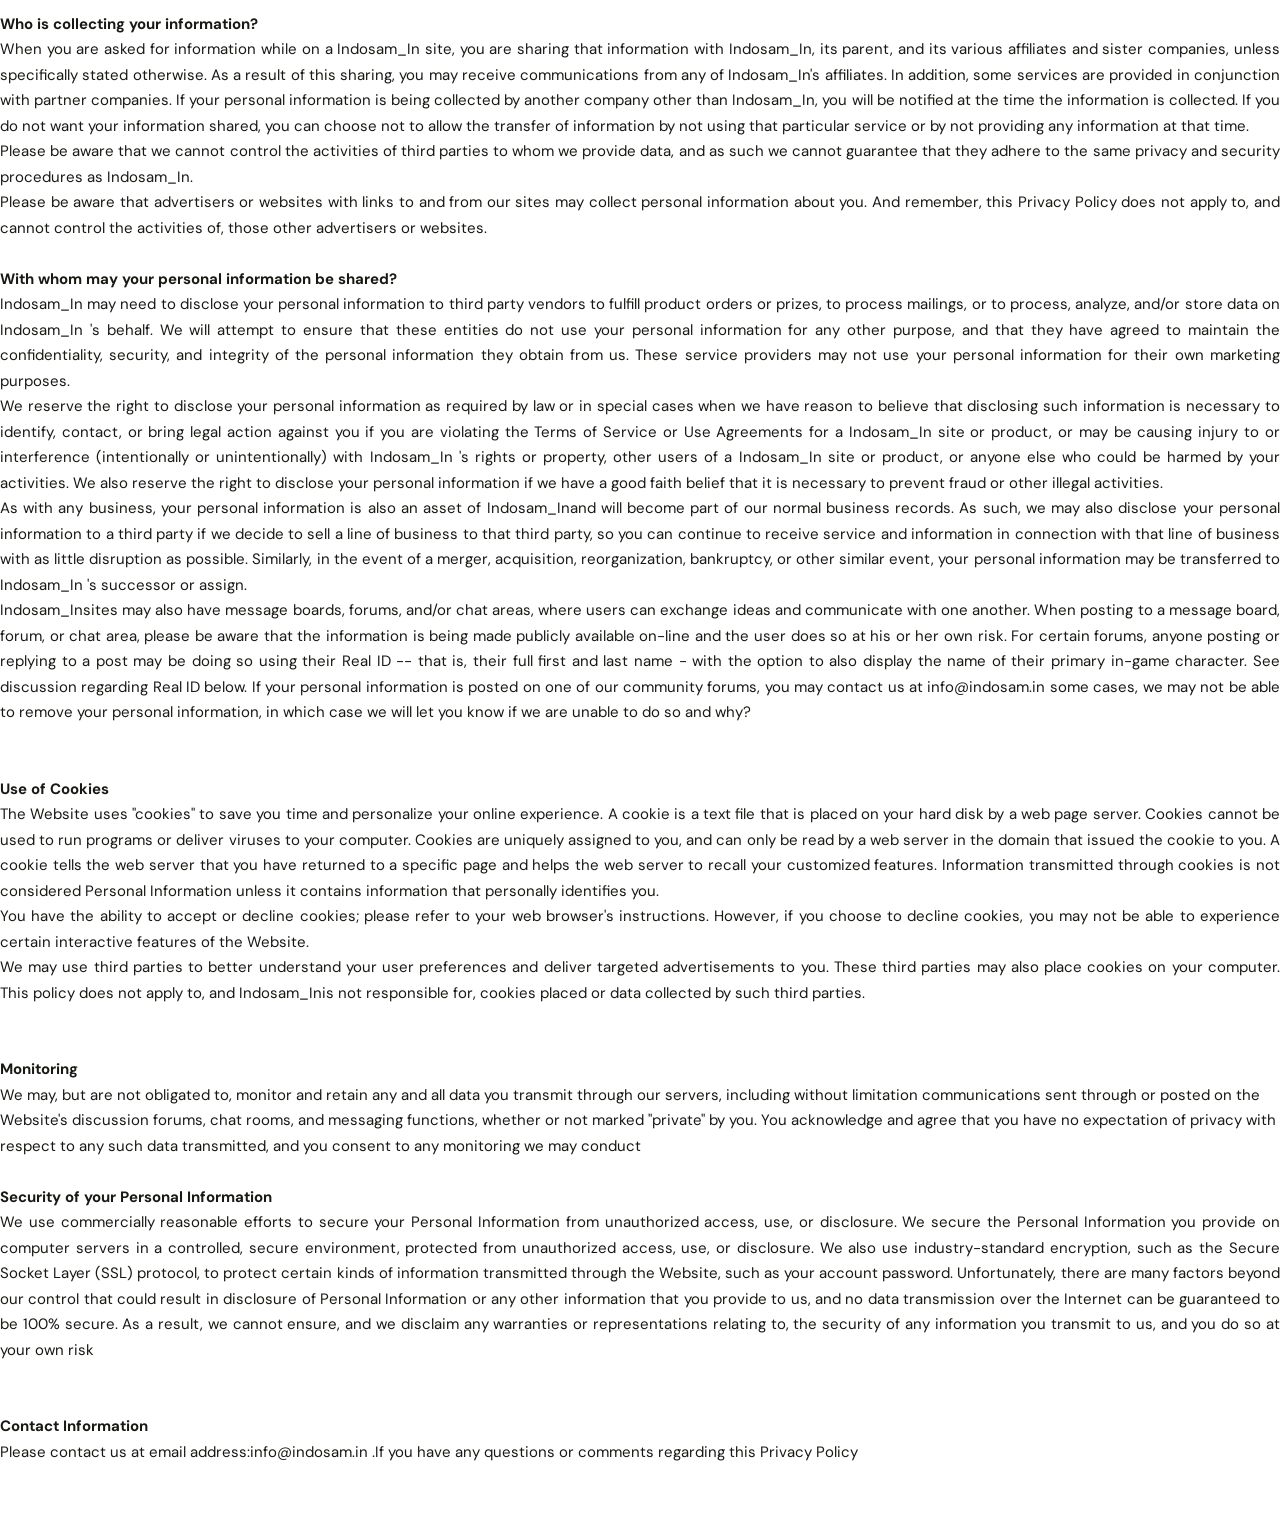
<file: indosam.in/privacy-policy.html>
<!DOCTYPE html PUBLIC "-//W3C//DTD XHTML 1.0 Transitional//EN" "http://www.w3.org/TR/xhtml1/DTD/xhtml1-transitional.dtd">
<html xmlns="http://www.w3.org/1999/xhtml">
<!-- Mirrored from https://indosam.in/privacy-policy.html by HTTrack Website Copier/3.x [XR&CO], Sat, 10 Oct 2026 15:45:24 GMT -->
<head><meta http-equiv="Content-Type" content="text/html; charset=windows-1252">

<title>Privacy Policy</title>
<style type="text/css">
<!--
.style1 {
	font-size: 18px;
	font-weight: bold;
}
-->
</style>
<link rel="stylesheet" href="modern.css">
</head>

<body>
<br>
<table border="0" cellpadding="0" cellspacing="0" width="101%">
  <tbody>
    <tr>
      <td valign="top" width="93%"><strong>&nbsp;</strong><span class="style1">Privacy Policy</span>
        <table width="99%" border="0" cellspacing="0" cellpadding="0">
            
            <tbody><tr>
              <td><div align="justify"> This    Privacy Policy applies to the website <a href="#" target="_blank">www.indosam.in
</a> indosam.in
 and other websites    associated with such URL (collectively the "Website") operated by<a href="#" target="_blank">www.indosam.in
</a> By using the Website, you consent to the practices described herein. We may update    this Privacy Policy from time to time to reflect company and customer    feedback. You should periodically review this Privacy Policy to stay informed    of our practices. Your continued use of the Website following any changes to    this Privacy Policy constitutes your acceptance of those changes.<br>
                  <br>
                <br>
                </div></td>
            </tr>
            <tr>
              <td><strong>Collection of your Personal Information</strong></td>
          </tr>
            <tr>
              <td><div align="justify"> Indosam_In     may collect through some portions of the Website personal identifiable    information, such as your name, address, telephone number, and email address    ("Personal Information"). We may also collect anonymous demographic    and usage pattern information which is not unique to you, such as your    geographic area, age, gender, preferences, interests, favorites, log-in    frequency, purchase history, and usage history. This demographic and usage    pattern information is not considered Personal Information except when it is    used in conjunction with other information that personally identifies you.<br>
                When you access or use the Website and any features contained therein, we    also automatically collect technical information about your computer hardware    and software. This information can include your IP address, browser type,    domain names, access times, and referring web site addresses, etc. This    technical information is not considered Personal Information except when it    is used in conjunction with other information that personally identifies you.We may aggregate your demographic and/or technical information to help us    understand our users' trends and needs, and to improve the quality of our services.    Such aggregated data will remove personally-identifying information and will    not be considered Personal Information.<br>
              Please keep in mind that any information you post on or send through the    Website's discussion forums, chat rooms, or messaging functions is publicly    available and not confidential. If you disclose your Personal Information or    other personally sensitive data through such channels, it may be collected    and used by others, and Indosam_In shall not be liable for any resulting claims,    losses, or damages.Please also note that when you visit third-party websites linked to or from    the Website, any information you disclose on those third-party websites is    subject to their privacy policies and practices. Indosam_In shall not be    responsible for the practices of any third-party websites. You should    carefully review each third-party website's privacy policy.<br>
              <br>
              <br>
              </div></td>
            </tr>
            <tr>
              <td><strong>&nbsp; What other types of information may we    collect?</strong></td>
            </tr>
            <tr>
              <td><div align="justify"> For    some activities, we may ask you to create a username and password and/or to    provide other, non-personal information such as your age, date of birth,    gender, and/or game and platform preferences; and, combine such information    with your personal information. In addition, your web browser or client    software may transmit certain geographic information or information regarding    your computer (capabilities, game data processing, etc.) to Indosam_In. Indosam_In    may use this information to generate aggregate statistics about our user    community and may provide such information to advertisers and/or our partners.    In addition, Indosam_In may use such information for security, system integrity    (the prevention of hacking, cheats, etc.), or enforcement purposes. From time    to time, we may also post customer testimonials that contain personally    identifiable information on Indosam_In websites. However, we will obtain the    customer's consent to post these testimonials prior to publication in    accordance with the applicable Indosam_In Terms of Use (TOU).
                  <br>
                  <br>
              </div>
                <table width="99%" border="0" cellspacing="0" cellpadding="0">
                  <tbody><tr>
                    <td><strong>Use of your Personal Information</strong></td>
                  </tr>
                </tbody></table></td>
            </tr>
            <tr>
              <td><div align="justify">We    use your Personal Information to: (a) operate the Website and provide the    services we offer; (b) deliver the services you request; (c) provide    technical support; (d) verify any online payment, telephone payment, and    pre-paid card transactions, which are solely processed through third-party service    providers with their own privacy policies for which we are not responsible;    (e) investigate alleged fraud, infringement, or other misconduct; (f) send    you newsletters; and (g) inform you about other products, services, events,    and promotions available from Indosam_In or its affiliates. We may also use your    Personal Information to contact you via surveys or other research regarding    your opinion of any current and potential services.We may share Personal Information with our service providers who need access    to such information in order to complete the work they have been engaged to    do. In some cases, such service providers may directly collect Personal    Information from you on our behalf. Although we require such service    providers to safeguard any Personal Information received from us or collected    on our behalf, we are not responsible or liable in any way for the acts or    failure to act by any such service providers.<br>
                If you opt-in to receive newsletters, announcements, or advertisements of any    kind from our business partners, we may share your Personal Information with    such third parties, so that they can directly contact you regarding such    offers. You may opt-out of any marketing offers from us or our business    partners by informing us during your account sign-up process or through    communications to us via email at <a href="#" target="_blank">info@</a><a href="#" target="_blank">indosam.in
</a> Your opt-out does    not apply to communications from Indosam_In regarding any changes or updates to    your account, or the non-marketing use of your Personal Information as    described elsewhere in this Privacy Policy.<br>
                We may disclose your Personal Information without notice if required to do so    by law or in the good faith belief that such action is necessary to: (a)    conform to the edicts of the law or comply with legal process served on us;    (b) protect and defend the rights or property of Indosam_In; and (c) act under    exigent circumstances to protect the personal safety of users of the Website    or the public.<br>
                <br>
                <br>
              </div>
                <table width="99%" border="0" cellspacing="0" cellpadding="0">
  <tbody><tr>
    <td><strong>What type of communications may I    receive?</strong></td>
  </tr>
</tbody></table></td>
            </tr>
            <tr>
              <td>    <div align="justify">Special Offers and Updates<br>
                we will occasionally send you information on products, services, special    deals, and promotions. Out of respect for your privacy, we present the option    not to receive these types of communications. Please see the    "Choice" section below.service-related Announcements.we will send you strictly service-related announcements on rare occasions    when it is necessary to do so. For instance, if our service is temporarily    suspended for maintenance, we might send you an email. Generally, you may not    opt-out of these communications, which are not promotional in nature.Customer Service based upon the personally identifiable information you provide us, we will    send you a welcoming email to verify your username and password. We will also    communicate with you in response to your inquiries, to provide the services    you request, and to manage your account. We will communicate with you by    email or telephone, in accordance with your wishes.Recruit a Friend/E-cards<br>
              If you choose to use our recruit-a-friend or e-card features, we will ask you    for your friend's name and email address. We will automatically send your    friend a one-time email inviting him or her to visit the site. Indosam_In does    not store this information and uses it for the sole purpose of sending this    one-time email and to track the success of our referral program.
              <br>              
              <br>              
              </div></td>
          </tr>
            <tr>
              <td><strong> Who is collecting your information?</strong></td>
            </tr>
            <tr>
              <td><div align="justify">When    you are asked for information while on a Indosam_In site, you are sharing that    information with Indosam_In, its parent, and its various affiliates and sister    companies, unless specifically stated otherwise. As a result of this sharing,    you may receive communications from any of Indosam_In's affiliates. In addition,    some services are provided in conjunction with partner companies. If your    personal information is being collected by another company other than Indosam_In,    you will be notified at the time the information is collected. If you do not    want your information shared, you can choose not to allow the transfer of    information by not using that particular service or by not providing any    information at that time.&nbsp;<br>
                Please be aware that we cannot control the activities of third parties to    whom we provide data, and as such we cannot guarantee that they adhere to the    same privacy and security procedures as Indosam_In.&nbsp;<br>
Please be aware that advertisers or websites with links to and from our sites    may collect personal information about you. And remember, this Privacy Policy    does not apply to, and cannot control the activities of, those other    advertisers or websites.
<br>
              <br>
              </div></td>
            </tr>
            <tr>
              <td><strong>With whom may your personal information    be shared?</strong></td>
            </tr>
            <tr>
              <td><div align="justify">Indosam_In    may need to disclose your personal information to third party vendors to    fulfill product orders or prizes, to process mailings, or to process,    analyze, and/or store data on Indosam_In 's behalf. We will attempt to ensure    that these entities do not use your personal information for any other    purpose, and that they have agreed to maintain the confidentiality, security,    and integrity of the personal information they obtain from us. These service    providers may not use your personal information for their own marketing    purposes.<br>
                We reserve the right to disclose your personal information as required by law    or in special cases when we have reason to believe that disclosing such    information is necessary to identify, contact, or bring legal action against    you if you are violating the Terms of Service or Use Agreements for a Indosam_In    site or product, or may be causing injury to or interference (intentionally    or unintentionally) with Indosam_In 's rights or property, other users of a Indosam_In    site or product, or anyone else who could be harmed by your activities. We    also reserve the right to disclose your personal information if we have a    good faith belief that it is necessary to prevent fraud or other illegal    activities.&nbsp;<br>
                As with any business, your personal information is also an asset of Indosam_Inand will become part of our normal business records. As such, we may also    disclose your personal information to a third party if we decide to sell a    line of business to that third party, so you can continue to receive service    and information in connection with that line of business with as little    disruption as possible. Similarly, in the event of a merger, acquisition,    reorganization, bankruptcy, or other similar event, your personal information    may be transferred to Indosam_In 's successor or assign.&nbsp;<br>
                Indosam_Insites may also have message boards, forums, and/or chat areas, where    users can exchange ideas and communicate with one another. When posting to a    message board, forum, or chat area, please be aware that the information is    being made publicly available on-line and the user does so at his or her own    risk. For certain forums, anyone posting or replying to a post may be doing    so using their Real ID -- that is, their full first and last name - with the    option to also display the name of their primary in-game character. See    discussion regarding Real ID below. If your personal information is posted on    one of our community forums, you may contact us at&nbsp;<a href="#" target="_blank">info@</a><a href="#" target="_blank">indosam.in
</a> some cases, we may not be able to remove your personal information, in which    case we will let you know if we are unable to do so and why?<br>
                <br>
                <br>
              </div></td>
            </tr>
            <tr>
              <td><table width="99%" border="0" cellspacing="0" cellpadding="0">
                <tbody><tr>
                  <td><strong>Use of Cookies</strong></td>
                </tr>
              </tbody></table>
                <div align="justify">The    Website uses "cookies" to save you time and personalize your online    experience. A cookie is a text file that is placed on your hard disk by a web    page server. Cookies cannot be used to run programs or deliver viruses to    your computer. Cookies are uniquely assigned to you, and can only be read by    a web server in the domain that issued the cookie to you. A cookie tells the    web server that you have returned to a specific page and helps the web server    to recall your customized features. Information transmitted through cookies    is not considered Personal Information unless it contains information that    personally identifies you.<br>
                You have the ability to accept or decline cookies; please refer to your web    browser's instructions. However, if you choose to decline cookies, you may    not be able to experience certain interactive features of the Website.<br>
We may use third parties to better understand your user preferences and    deliver targeted advertisements to you. These third parties may also place    cookies on your computer. This policy does not apply to, and Indosam_Inis not    responsible for, cookies placed or data collected by such third parties.<br>
<br>
<br>
              </div></td>
            </tr>
            <tr>
              <td><strong>Monitoring</strong></td>
            </tr>
            <tr>
              <td>We    may, but are not obligated to, monitor and retain any and all data you    transmit through our servers, including without limitation communications    sent through or posted on the Website's discussion forums, chat rooms, and    messaging functions, whether or not marked "private" by you. You    acknowledge and agree that you have no expectation of privacy with respect to    any such data transmitted, and you consent to any monitoring we may conduct<br>                <br></td>
          </tr>
            <tr>
              <td><strong>Security of your Personal Information</strong></td>
            </tr>
            <tr>
              <td><div align="justify">We    use commercially reasonable efforts to secure your Personal Information from    unauthorized access, use, or disclosure. We secure the Personal Information    you provide on computer servers in a controlled, secure environment,    protected from unauthorized access, use, or disclosure. We also use    industry-standard encryption, such as the Secure Socket Layer (SSL) protocol,    to protect certain kinds of information transmitted through the Website, such    as your account password. Unfortunately, there are many factors beyond our    control that could result in disclosure of Personal Information or any other    information that you provide to us, and no data transmission over the    Internet can be guaranteed to be 100% secure. As a result, we cannot ensure,    and we disclaim any warranties or representations relating to, the security    of any information you transmit to us, and you do so at your own risk<br>
                  <br>
                <br>
              </div></td>
            </tr>
            <tr>
              <td><div align="justify"><strong>Contact Information</strong> <br>
                Please    contact us at email address:<a href="#" target="_blank">info@</a><a href="#" target="_blank">indosam.in
</a><a href="#" target="_blank">.</a>If    you have any questions or comments regarding this Privacy Policy</div></td>
            </tr>
            <tr>
              <td>&nbsp;</td>
            </tr>
            <tr>
              <td>&nbsp;</td>
            </tr>
        </tbody></table>
          </td>
    </tr>
  </tbody>
</table>


</body>
<!-- Mirrored from https://indosam.in/privacy-policy.html by HTTrack Website Copier/3.x [XR&CO], Sat, 10 Oct 2026 15:45:24 GMT -->
</html>
</file>
<file: indosam.in/modern.css>
@import url('https://fonts.googleapis.com/css2?family=DM+Sans:wght@400;500;600;700&family=Playfair+Display:ital,wght@0,500;0,600;0,700;1,500;1,600&display=swap');
:root{--ink:#191914;--muted:#77756d;--gold:#b99454;--gold-light:#d9bd83;--cream:#f5f1e8;--white:#fff;--line:rgba(25,25,20,.15);--serif:'Playfair Display',Georgia,serif;--sans:'DM Sans',Arial,sans-serif}*{box-sizing:border-box}html{scroll-behavior:smooth;scroll-padding-top:90px}body{margin:0;color:var(--ink);font-family:var(--sans);font-size:15px;line-height:1.7;background:#fff}a{color:inherit;text-decoration:none;transition:all .25s ease}img{max-width:100%;height:auto}.announcement{height:30px;background:#171713;color:#c9b27f;display:flex;align-items:center;justify-content:space-between;padding:0 5.5%;font-size:9px;letter-spacing:2px;text-transform:uppercase}.site-header{height:88px;display:flex;align-items:center;justify-content:space-between;padding:0 5.5%;background:#fff;position:sticky;top:0;z-index:100;box-shadow:0 6px 30px #00000008}.brand{display:flex;align-items:center;gap:12px;min-width:190px}.brand-mark{font-family:var(--serif);font-size:49px;line-height:1;color:var(--gold);font-weight:500;border-right:1px solid #d8c59f;padding-right:12px}.brand-copy{display:flex;flex-direction:column;line-height:1.2;letter-spacing:3px}.brand-copy strong{font-size:17px;font-weight:500}.brand-copy small{font-size:9px;letter-spacing:5px;color:var(--gold);margin-top:5px}.nav{display:flex;align-items:center;gap:32px;font-size:12px;font-weight:600;letter-spacing:.5px}.nav>a:not(.nav-cta),.nav-drop>a{padding:14px 0;color:#424139}.nav a:hover,.nav a.active{color:#a58040}.nav-cta{background:#1d1d18;color:#fff;padding:13px 18px}.nav-cta span{color:var(--gold-light);margin-left:12px}.nav-drop{position:relative}.nav-drop>a span{color:var(--gold)}.drop-menu{display:none;position:absolute;top:100%;left:-16px;min-width:190px;background:#fff;box-shadow:0 12px 30px #0002;padding:10px}.drop-menu a{display:block;padding:10px 12px;font-size:12px}.nav-drop:hover .drop-menu,.nav-drop:focus-within .drop-menu{display:block}.menu-toggle{display:none;background:none;border:0;font-size:24px}.hero{height:min(760px,78vw);min-height:590px;position:relative;display:flex;align-items:center;overflow:hidden;background:#26251f;color:#fff}.hero-image,.hero-shade{position:absolute;inset:0}.hero-image{background:url('images/i1.jpg') center 47%/cover no-repeat;transform:scale(1.015)}.hero-shade{background:linear-gradient(90deg,rgba(14,14,11,.82) 0%,rgba(14,14,11,.52) 44%,rgba(14,14,11,.05) 100%),linear-gradient(0deg,rgba(14,14,11,.35),transparent 40%)}.hero-content{position:relative;z-index:2;margin-left:10%;max-width:680px;padding:60px 0}.eyebrow{font-size:10px;letter-spacing:3px;font-weight:700;color:var(--gold-light);text-transform:uppercase;margin:0 0 24px}.eyebrow span{display:inline-block;width:34px;height:1px;background:var(--gold-light);vertical-align:middle;margin-right:12px}.hero h1,.intro h2,.feature-copy h2,.section-heading h2,.gallery-title h2,.contact-cta h2{font-family:var(--serif);font-weight:500;line-height:1.13;letter-spacing:-1.2px}.hero h1{font-size:clamp(44px,6vw,78px);margin:0 0 22px}.hero h1 em,.intro h2 em,.feature-copy h2 em,.section-heading h2 em,.gallery-title h2 em,.contact-cta h2 em{font-weight:500;color:var(--gold-light)}.hero-desc{max-width:430px;color:#e4e1d8;font-size:15px;line-height:1.9}.hero-actions{display:flex;align-items:center;gap:28px;margin-top:34px}.btn{display:inline-flex;align-items:center;gap:26px;padding:15px 20px;font-size:11px;font-weight:700;letter-spacing:.5px}.btn-gold{background:var(--gold);color:#171711}.btn-gold:hover{background:#d3b779;transform:translateY(-2px)}.text-link{font-size:11px;color:#fff;border-bottom:1px solid #ffffff70;padding:12px 0}.text-link span{margin-left:10px;color:var(--gold-light)}.hero-note{display:flex;align-items:center;gap:12px;margin-top:75px;font-size:9px;letter-spacing:2px;color:#d7d1c4}.note-line{width:45px;height:1px;background:var(--gold)}.hero-side{position:absolute;right:6%;bottom:16%;font-family:var(--serif);font-size:70px;color:#ffffffaa;line-height:1}.hero-side small{display:block;font:9px var(--sans);letter-spacing:2px;color:#eee;margin-top:8px}.scroll-cue{position:absolute;bottom:25px;left:5.5%;font-size:8px;letter-spacing:2px;color:#ddd}.scroll-cue span{margin-left:14px;color:var(--gold-light)}.section-pad{padding:105px 9%}.section-kicker{font-size:9px;letter-spacing:2.4px;color:#9e824c;font-weight:700;margin-bottom:28px}.intro{background:var(--cream)}.intro-grid{display:grid;grid-template-columns:1fr 1fr;gap:9%;align-items:start}.eyebrow.dark{color:#9d8049}.intro h2,.section-heading h2,.gallery-title h2{font-size:clamp(38px,4vw,58px);margin:0}.intro h2 em,.section-heading h2 em,.gallery-title h2 em{color:#a8874d}.intro-copy{padding-top:6px;color:#69675f;font-size:14px;line-height:2}.under-link{display:inline-block;margin-top:14px;padding-bottom:6px;border-bottom:1px solid var(--gold);font-size:11px;font-weight:700;color:#292820}.under-link span{color:#a9874b;margin-left:10px}.feature-band{display:grid;grid-template-columns:1.1fr .9fr;min-height:560px;background:#1c1d18;color:#fff}.feature-photo{background:url('images/gallery/building-exterior.jpeg') center/cover no-repeat;min-height:450px}.feature-copy{padding:90px 12%;align-self:center}.feature-copy h2{font-size:clamp(42px,4vw,60px);margin:0 0 25px}.feature-copy p:not(.eyebrow){color:#c6c4bb;line-height:1.9;font-size:13px;max-width:390px}.btn-outline{border:1px solid #8e805f;color:#f3efe5;margin-top:22px}.btn-outline:hover{background:var(--gold);color:#171711}.feature-index{margin-top:65px;font-family:var(--serif);font-size:25px;color:var(--gold-light)}.feature-index span{font:12px var(--sans);margin:0 10px}.projects{background:#fff}.section-heading{display:flex;justify-content:space-between;align-items:end;gap:40px;margin-bottom:45px}.section-heading>p{max-width:340px;color:#77756d;font-size:13px;line-height:1.9;margin:0 0 5px}.project-grid{display:grid;grid-template-columns:1.15fr .85fr;gap:28px}.project-card{background:#f6f4ef}.project-image{height:350px;position:relative;background-size:cover;background-position:center}.iconic-image{background-image:url('images/iconic-new-launch.jpg')}.delivered-image{background-image:url('images/indosam75.jpg')}.project-tag{position:absolute;left:22px;top:22px;background:#171713d9;color:#e7d6b2;padding:8px 12px;font-size:8px;letter-spacing:1.6px}.project-number{position:absolute;right:22px;bottom:15px;color:#fff;font-family:var(--serif);font-size:44px;opacity:.8}.project-info{padding:25px 25px 18px;display:flex;justify-content:space-between;align-items:center;gap:15px}.project-location{font-size:8px;letter-spacing:2px;color:#9b7b42;font-weight:700;margin:0 0 7px}.project-info h3{font:500 29px var(--serif);margin:0 0 8px}.project-info p:not(.project-location){font-size:12px;color:#77756d;margin:0;max-width:360px}.round-arrow{width:42px;height:42px;flex:0 0 42px;border:1px solid #c9b991;border-radius:50%;display:grid;place-items:center;font-size:18px}.round-arrow:hover{background:var(--gold);border-color:var(--gold)}.project-links{display:flex;gap:24px;padding:0 25px 25px}.project-links a{font-size:9px;font-weight:700;letter-spacing:1px;border-bottom:1px solid #c5b58e;padding-bottom:5px}.project-links span{color:#a8874d;margin-left:8px}.amenities{background:#1c1d18;color:#fff}.light-heading h2{color:#fff}.light-heading>p{color:#c6c4bb}.amenity-grid{display:grid;grid-template-columns:repeat(3,1fr);gap:20px}.amenity-card{position:relative;min-height:400px;overflow:hidden;background:#303027}.amenity-card:after{content:"";position:absolute;inset:0;background:linear-gradient(0deg,#11120f 0%,transparent 75%)}.amenity-card img{position:absolute;width:100%;height:100%;object-fit:cover;transition:transform .6s}.amenity-card:hover img{transform:scale(1.05)}.amenity-card>div{position:absolute;z-index:2;bottom:24px;left:24px;right:24px}.amenity-card span{font-size:10px;color:var(--gold-light);letter-spacing:2px}.amenity-card h3{font:500 25px var(--serif);margin:8px 0}.amenity-card p{font-size:11px;color:#d0cec6;line-height:1.8;margin:0}.image-disclaimer{font-size:9px;color:#a9a79e;margin:22px 0 0}.gallery{display:grid;grid-template-columns:.75fr 1.25fr;gap:8%;align-items:start}.gallery-title p{font-size:13px;color:#77756d;line-height:1.9;max-width:280px;margin-top:25px}.gallery-grid{display:grid;grid-template-columns:1fr 1fr;gap:14px}.gallery-grid img{width:100%;height:210px;object-fit:cover}.gallery-grid img:first-child{height:280px}.gallery-grid img:last-child{height:280px}.contact-cta{padding:75px 9%;background:#24241e;color:#fff;display:flex;align-items:center;justify-content:space-between;gap:40px}.contact-cta h2{font-size:clamp(38px,4vw,55px);margin:0 0 15px}.contact-cta p:not(.eyebrow){font-size:12px;color:#c5c2b8}.contact-cta .btn{white-space:nowrap}.contact-strip{display:grid;grid-template-columns:1.2fr .8fr 1fr;gap:35px;padding:50px 9%;background:var(--cream)}.contact-strip>div{display:flex;flex-direction:column;align-items:flex-start}.contact-label{font-size:9px;letter-spacing:2px;color:#9d8049;font-weight:700;margin-bottom:12px}.contact-strip strong{font-size:12px}.contact-strip p,.contact-strip a{font-size:12px;color:#66645d;margin:2px 0}.contact-strip .under-link{color:#292820;margin-top:12px}.site-footer{padding:35px 5.5% 20px;background:#171713;color:#aaa89f}.footer-brand .brand-copy strong{color:#fff}.site-footer>p{font-size:11px;color:#8f8d82;margin:12px 0 30px}.footer-bottom{border-top:1px solid #ffffff1c;padding-top:18px;display:flex;gap:22px;justify-content:space-between;flex-wrap:wrap;font-size:9px}.footer-bottom a{color:#d5bd8c}
/* Consistent styling for existing project, about, careers and contact pages */
body:has(.header-inner) .header-fix{position:sticky;top:0;z-index:100;background:#fff;box-shadow:0 5px 25px #00000010}body:has(.header-inner) .header-inner{background:#fff}body:has(.header-inner) .main-menu{background:#1b1b17;border-top:1px solid #e5dcc9}body:has(.header-inner) .wsmenu-list>li>a{color:#f5f0e5!important;font-family:var(--sans);font-size:12px;letter-spacing:.4px;padding:17px 15px!important}body:has(.header-inner) .wsmenu-list>li>a:hover,body:has(.header-inner) .wsmenu-list>li>a.active{color:#d5b779!important}body:has(.header-inner) .wsmenu-submenu{background:#fff!important;box-shadow:0 12px 25px #0002}body:has(.header-inner) .wsmenu-submenu a{color:#28271f!important}body:has(.header-inner) h1,body:has(.header-inner) h2{font-family:var(--serif);font-weight:500}body:has(.header-inner) .btn,body:has(.header-inner) input[type=submit],body:has(.header-inner) button{border-radius:0}body:has(.header-inner) footer{background:#191914;color:#e7e3d8;padding:25px 0}body:has(.header-inner) .properties h1{color:#292820}body:has(.header-inner) .welcome p{line-height:1.9;color:#626057}body:has(.header-inner) .previous-prot1{padding:10px!important}body:has(.header-inner) .previous-prot1 a{display:inline-block;padding:12px 15px!important;border-radius:0!important;background:#ad8c4f!important;color:#fff!important}body:has(.header-inner) input,body:has(.header-inner) textarea,body:has(.header-inner) select{border:1px solid #ddd;padding:12px;max-width:100%}
@media(max-width:900px){.nav{gap:17px}.brand{min-width:165px}.section-pad{padding:75px 6%}.hero-content{margin-left:7%}.feature-copy{padding:60px 9%}.project-image{height:290px}.amenity-card{min-height:340px}.gallery{gap:5%}.gallery-grid img{height:180px}.gallery-grid img:first-child,.gallery-grid img:last-child{height:240px}}
@media(max-width:700px){.announcement{padding:0 5%;font-size:8px;letter-spacing:1px}.site-header{height:72px;padding:0 5%}.brand-mark{font-size:40px}.brand-copy strong{font-size:14px}.brand-copy small{font-size:8px}.menu-toggle{display:block;color:#292820}.nav{display:none;position:absolute;top:72px;left:0;right:0;background:#fff;padding:12px 5% 22px;box-shadow:0 12px 25px #0002;align-items:stretch;gap:0;flex-direction:column}.nav.nav-open{display:flex}.nav>a:not(.nav-cta),.nav-drop>a{display:block;padding:12px 0}.drop-menu{position:static;box-shadow:none;padding:0 0 0 15px}.nav-cta{margin-top:10px;align-self:flex-start}.hero{min-height:640px;height:82vh;max-height:780px}.hero-image{background-position:57% center}.hero-shade{background:linear-gradient(90deg,#11120fbd,#11120f60),linear-gradient(0deg,#11120f88,transparent 55%)}.hero-content{margin:0;padding:40px 7%;max-width:100%}.hero h1{font-size:clamp(43px,12vw,62px)}.hero-desc{font-size:13px;max-width:330px}.hero-actions{align-items:flex-start;flex-direction:column;gap:12px}.hero-note{margin-top:48px}.hero-side{font-size:46px;right:6%;bottom:7%}.scroll-cue{display:none}.intro-grid,.feature-band,.project-grid,.gallery{grid-template-columns:1fr}.intro-grid{gap:25px}.section-pad{padding:65px 6%}.intro h2,.section-heading h2,.gallery-title h2{font-size:42px}.feature-photo{min-height:300px}.feature-copy{padding:55px 7%}.feature-copy h2{font-size:45px}.section-heading{align-items:flex-start;flex-direction:column;gap:20px;margin-bottom:30px}.project-grid{gap:22px}.project-image{height:260px}.project-info{padding:22px 18px 16px}.project-info h3{font-size:26px}.project-links{padding:0 18px 22px}.amenity-grid{grid-template-columns:1fr}.amenity-card{min-height:390px}.gallery{gap:30px}.gallery-grid{gap:10px}.gallery-grid img{height:155px}.gallery-grid img:first-child,.gallery-grid img:last-child{height:210px}.contact-cta{padding:55px 7%;align-items:flex-start;flex-direction:column;gap:15px}.contact-strip{grid-template-columns:1fr;gap:25px;padding:40px 7%}.footer-bottom{flex-direction:column;gap:8px}.site-footer{padding:30px 6%}body:has(.header-inner) .header-inner>.container{padding:10px 15px}body:has(.header-inner) .main-menu .container{width:100%}}

/* Updated brand, header spacing and responsive navigation */
.brand{min-width:0;flex:0 0 auto;display:flex;align-items:center}
.brand-logo{display:block;width:220px;max-width:22vw;height:72px;object-fit:contain;object-position:left center}
.footer-logo{width:190px;max-width:60vw;height:65px}
.site-header{height:94px;min-height:94px;gap:34px;padding:0 clamp(24px,5.5%,90px)}
.nav{gap:clamp(16px,2.2vw,34px);white-space:nowrap;font-size:13px}
.nav-cta{padding:14px 20px}
.hero-image{background-image:url('images/gallery/building-exterior.jpeg');background-position:center 45%;transform:scale(1.01)}
.hero-content{max-width:740px}
@media(max-width:1000px){.site-header{gap:18px;padding:0 4%}.brand-logo{width:190px;max-width:23vw}.nav{gap:15px;font-size:11px}.nav-cta{padding:11px 13px}}
@media(max-width:760px){.announcement{padding:0 5%;font-size:8px;letter-spacing:1px}.site-header{height:78px;min-height:78px;padding:0 5%;gap:12px}.brand-logo{width:180px;max-width:58vw;height:62px}.menu-toggle{display:block;margin-left:auto}.nav{display:none;position:absolute;top:100%;left:0;right:0;background:#fff;padding:18px 6% 24px;box-shadow:0 14px 25px #0002;align-items:stretch;gap:4px;white-space:normal}.nav.nav-open{display:flex;flex-direction:column}.nav>a:not(.nav-cta),.nav-drop>a{display:block;padding:10px 0}.nav-drop .drop-menu{position:static;box-shadow:none;padding:0 0 0 12px}.nav-drop:hover .drop-menu{display:block}.nav-cta{display:inline-flex;align-self:flex-start;margin-top:8px}.hero{min-height:610px;height:auto}.hero-content{margin:0 7%;padding:65px 0}.hero h1{font-size:clamp(42px,11vw,64px)}.hero-note{margin-top:42px}.hero-side{font-size:46px;right:7%;bottom:9%}.hero-actions{align-items:flex-start;flex-direction:column;gap:12px}.section-pad{padding:65px 7%}.intro-grid,.project-grid,.gallery,.feature-band{grid-template-columns:1fr}.feature-copy{padding:60px 8%}.project-image{height:280px}.amenity-grid{grid-template-columns:1fr}.amenity-card{min-height:350px}.gallery-grid img,.gallery-grid img:first-child,.gallery-grid img:last-child{height:190px}.contact-cta{padding:55px 7%;align-items:flex-start;flex-direction:column}.contact-strip{grid-template-columns:1fr;padding:35px 7%;gap:25px}}

/* Refined premium navigation system */
.site-header{border-bottom:1px solid rgba(185,148,84,.18);box-shadow:0 8px 28px rgba(16,16,12,.06)}
.nav>a:not(.nav-cta),.nav-drop>a{position:relative;transition:color .25s ease}
.nav>a:not(.nav-cta)::after,.nav-drop>a::after{content:"";position:absolute;left:0;right:100%;bottom:5px;height:2px;background:var(--gold);transition:right .25s ease}
.nav>a:not(.nav-cta):hover::after,.nav>a.active::after,.nav-drop>a:hover::after{right:0}
.nav-cta{border:1px solid #1d1d18;transition:background .25s ease,color .25s ease,transform .25s ease}
.nav-cta:hover{background:var(--gold);border-color:var(--gold);color:#171713;transform:translateY(-1px)}
.drop-menu{border-top:2px solid var(--gold);border-radius:0 0 6px 6px}
.drop-menu a:hover{background:#f5f1e8;padding-left:16px}

/* Final polish: keep navigation visible and enquiry text readable */
.site-header{position:relative;z-index:1000;background:#fff;overflow:visible}
.nav-cta,.nav-cta:visited{background:#1b1a16!important;color:#fff!important;text-shadow:none!important;opacity:1!important}
.nav-cta:hover{background:#b99552!important;color:#171713!important}
.nav-cta span{color:#d7b56e!important}
.brand-logo{object-fit:contain;object-position:left center}
.site-footer{background:#171713!important;color:#f4f0e7!important;border-top:3px solid #b89553}
.site-footer .footer-bottom{border-top:1px solid #ffffff30;padding-top:20px;margin-top:28px}


/* Indosam Iconic brochure showcase — premium, responsive gallery */
.brochure-showcase{background:#11110f;color:#f4efe5;padding-top:100px;padding-bottom:95px;position:relative;overflow:hidden}
.brochure-showcase:before{content:"";position:absolute;inset:0;background:radial-gradient(ellipse at 78% 8%,rgba(185,148,84,.12),transparent 42%);pointer-events:none}
.brochure-showcase>*{position:relative}
.brochure-heading{align-items:end}
.brochure-heading .section-kicker,.brochure-subheading .section-kicker{color:#c8a765}
.brochure-heading h2{color:#f7f2e8}
.brochure-heading>p{color:#b8b4aa;max-width:390px;line-height:1.9}
.brochure-feature-grid{display:grid;grid-template-columns:1.15fr .85fr;grid-template-rows:270px 270px;gap:18px;margin-top:42px}
.brochure-feature{display:block;position:relative;overflow:hidden;background:#201f1b;min-height:0;color:#fff;text-decoration:none}
.brochure-feature:first-child{grid-row:span 2}
.brochure-feature img{width:100%;height:100%;object-fit:cover;display:block;transition:transform .65s cubic-bezier(.2,.7,.2,1),filter .4s ease}
.brochure-arrival img{object-position:center 56%}
.brochure-poster img{object-position:center 35%}
.brochure-club img{object-position:center 48%}
.brochure-feature:after{content:"";position:absolute;inset:25% 0 0;background:linear-gradient(transparent,rgba(8,8,7,.88));pointer-events:none}
.brochure-feature:hover img{transform:scale(1.045);filter:saturate(1.06)}
.brochure-image-caption{position:absolute;left:25px;right:24px;bottom:22px;z-index:1;display:flex;flex-direction:column;gap:6px}
.brochure-image-caption small{font-size:9px;letter-spacing:2px;color:#e4c47d}
.brochure-image-caption strong{font:500 22px/1.2 var(--serif);letter-spacing:.1px}
.brochure-image-caption i{position:absolute;right:0;bottom:2px;font-style:normal;color:#e4c47d;font-size:20px}
.brochure-subheading{display:flex;justify-content:space-between;align-items:end;gap:25px;margin:82px 0 25px;border-bottom:1px solid #ffffff25;padding-bottom:22px}
.brochure-subheading h3{font:500 clamp(30px,3vw,42px)/1.15 var(--serif);margin:10px 0 0;color:#f6f0e4}
.brochure-subheading>p{color:#aaa69b;font-size:12px;line-height:1.7;margin:0}
.floorplan-grid{display:grid;grid-template-columns:repeat(4,minmax(0,1fr));gap:16px}
.floorplan-card{background:#f4f0e8;color:#201f1a;display:flex;flex-direction:column;text-decoration:none;min-width:0;transition:transform .3s ease,box-shadow .3s ease}
.floorplan-card:hover{transform:translateY(-5px);box-shadow:0 15px 35px #0005}
.floorplan-image{height:290px;position:relative;display:flex;align-items:center;justify-content:center;background:#eae5db;overflow:hidden;padding:9px}
.floorplan-image img{width:100%;height:100%;object-fit:contain;display:block;transition:transform .4s ease}
.floorplan-card:hover .floorplan-image img{transform:scale(1.025)}
.floorplan-image span{position:absolute;bottom:10px;right:10px;background:#171713e8;color:#e8c779;font-size:8px;letter-spacing:1.2px;padding:9px 10px}
.floorplan-copy{padding:18px 17px 20px;display:flex;flex-direction:column;gap:8px;min-height:94px}
.floorplan-copy small{color:#96713b;letter-spacing:1.4px;font-size:8px}
.floorplan-copy strong{font:500 17px/1.3 var(--serif)}
.brochure-disclaimer{color:#969187;font-size:10px;line-height:1.7;margin:24px 0 0}
@media(max-width:1050px){.floorplan-grid{grid-template-columns:repeat(3,minmax(0,1fr))}.floorplan-image{height:270px}}
@media(max-width:760px){.brochure-showcase{padding-top:68px;padding-bottom:65px}.brochure-feature-grid{grid-template-columns:1fr 1fr;grid-template-rows:310px 220px;gap:10px;margin-top:28px}.brochure-feature:first-child{grid-column:1/-1;grid-row:auto}.brochure-image-caption{left:14px;right:14px;bottom:14px}.brochure-image-caption strong{font-size:19px}.brochure-image-caption i{font-size:16px}.brochure-subheading{margin:56px 0 20px;align-items:flex-start;flex-direction:column;gap:9px}.floorplan-grid{grid-template-columns:repeat(2,minmax(0,1fr));gap:10px}.floorplan-image{height:240px;padding:6px}.floorplan-copy{padding:14px 12px 16px;min-height:92px}.floorplan-copy strong{font-size:15px}}
@media(max-width:420px){.brochure-feature-grid{grid-template-rows:260px 190px}.floorplan-image{height:190px}.floorplan-copy small{font-size:7px;letter-spacing:.8px}.floorplan-copy strong{font-size:14px}.brochure-heading>p{font-size:13px}}
</file>
<file: indosam.in/css/flexslider.css>
.flex-container a:active,.flexslider a:active,.flex-container a:focus,.flexslider a:focus{outline:none}.slides,.flex-control-nav,.flex-direction-nav{margin:0;padding:0;list-style:none}@font-face{font-family:'flexslider-icon';src:url(../index.html);src:url(../indexd41dd41d.html?#iefix) format("embedded-opentype"),url(../index.html) format("woff"),url(../index.html) format("truetype"),url(../index.html#flexslider-icon) format("svg");font-weight:400;font-style:normal}.flexslider{margin:0;padding:0}.flexslider .slides > li{display:none;-webkit-backface-visibility:hidden}.flexslider .slides img{width:100%;display:block}.flex-pauseplay span{text-transform:capitalize}.slides:after{content:"\0020";display:block;clear:both;visibility:hidden;line-height:0;height:0}html[xmlns] .slides{display:block}* html .slides{height:1%}.no-js .slides > li:first-child{display:block}.flexslider{margin:0;background:#fff;border:0 solid #fff;position:relative;zoom:1}.flex-viewport{max-height:2000px;-webkit-transition:all 1s ease;-moz-transition:all 1s ease;-o-transition:all 1s ease;transition:all 1s ease}.loading .flex-viewport{max-height:300px}.flexslider .slides{zoom:1}.carousel li{margin-right:5px}.flexslider:hover .flex-direction-nav a{opacity:1!important}.flex-direction-nav{*height:0}.flex-direction-nav a{opacity:0;cursor:pointer;z-index:9999;display:block;height:35px;margin:-17px 0 0;position:absolute;text-indent:-9999px;top:60%;width:35px}

.flex-direction-nav a:before{content:">>";display:block;height:15px;left:11px;position:absolute;top:11px;width:9px}.flex-direction-nav a:after{content:"";display:block;height:0;position:absolute;top:35px;width:0}.flex-direction-nav .flex-next{border-radius:3px 0 0 3px;right:0;background-position:-0 0}.flex-direction-nav .flex-prev{border-radius:0 3px 3px 0;left:0}.flex-direction-nav .flex-next:before{background-position:-12px 0;top:10px;left:14px}.flex-direction-nav .flex-prev:before{background-position:-0 0}.flex-direction-nav .flex-next:after{border-bottom:5px solid transparent;left:20px}.flex-direction-nav .flex-prev:after{border-bottom:5px solid transparent;left:0}.flex-pauseplay a{display:block;width:20px;height:20px;position:absolute;bottom:5px;left:10px;opacity:.8;z-index:10;overflow:hidden;cursor:pointer;color:#000}.flex-pauseplay a:before{font-family:"flexslider-icon";font-size:20px;display:inline-block;content:'\f004'}.flex-pauseplay a:hover{opacity:1}.flex-pauseplay a.flex-play:before{content:'\f003'}.flex-control-nav{width:100%;position:absolute;z-index:9;bottom:20px;text-align:center}.flex-control-nav li{margin:0 6px;display:inline-block;zoom:1;*display:inline}.flex-control-paging li a{width:18px;height:18px;display:block;background:#666;background:rgba(180,180,180,1);border:solid 2px #FFF;cursor:pointer;text-indent:-9999px;-webkit-box-shadow:inset 0 0 3px rgba(0,0,0,0.3);-moz-box-shadow:inset 0 0 3px rgba(0,0,0,0.3);-o-box-shadow:inset 0 0 3px rgba(0,0,0,0.3);box-shadow:inset 0 0 3px rgba(0,0,0,0.3);-webkit-border-radius:20px;-moz-border-radius:20px;border-radius:20px}.flex-control-paging li a:hover{background:#333;background:rgba(174,43,51,1)}.flex-control-paging li a.flex-active{background:#000;background:rgba(174,43,51,1);cursor:default;border:solid 2px #FFF}.flex-control-thumbs{margin:5px 0 0;position:static;overflow:hidden}.flex-control-thumbs li{width:25%;float:left;margin:0}.flex-control-thumbs img{width:100%;display:block;opacity:.7;cursor:pointer}.flex-control-thumbs img:hover{opacity:1}.flex-control-thumbs .flex-active{opacity:1;cursor:default}@media screen and (max-width: 860px){.flex-direction-nav .flex-prev{opacity:1;left:0}.flex-direction-nav .flex-next{opacity:1;right:0}}
</file>
<file: indosam.in/css/global-desktop-common-ui.css>
.bbcom_desktop_smartphones_pinnedNavigation_a{width:100%;position:absolute;margin:18px 0 0;z-index:99999;top:0;font-family:NexaBold-Regular}.rtl .bbcom_desktop_smartphones_pinnedNavigation_a{right:0;left:auto}.bbcom_desktop_smartphones_pinnedNavigation_a a:hover{text-decoration:none}.bbcom_desktop_smartphones_pinnedNavigation_a .static-bg{width:100%;position:absolute;left:0;top:0}.bbcom_desktop_smartphones_pinnedNavigation_a .static-bg.no-chev{background:#fff}.bbcom_desktop_smartphones_pinnedNavigation_a .fixed-bg{display:none;width:100%;height:50px;position:absolute;left:0;background:#8A5C3A;color:#000!important}.bbcom_desktop_smartphones_pinnedNavigation_a .top{display:none;position:absolute;right:10px;top:13px;padding:1px 24px 0 0;background:url(../images/top.png) right center no-repeat;text-transform:uppercase;color:#fff;font-size:12px;z-index:9999}.bbcom_desktop_common_whiteBodyPage_b .page .bbcom_desktop_smartphones_pinnedNavigation_a .top:hover{color:#007BC8}.bbcom_desktop_smartphones_pinnedNavigation_a .navigation-content{z-index:1;padding:0;margin:0 auto 0 -500px;position:absolute;top:0;left:44%}.bbcom_desktop_smartphones_pinnedNavigation_a .navigation-content-s{z-index:1;padding:0;margin:0 auto 0 -500px;position:absolute;top:0;left:51%;width:100%}.bbcom_desktop_smartphones_pinnedNavigation_a .navigation{float:left;margin:0 auto;padding:10px 0}.rtl .bbcom_desktop_smartphones_pinnedNavigation_a .navigation{float:right}.bbcom_desktop_smartphones_pinnedNavigation_a .navigation li{float:left;font-size:13px;padding:4px 7px;list-style-type:none}.links,.rtl .bbcom_desktop_smartphones_pinnedNavigation_a .navigation li{float:right}.bbcom_desktop_smartphones_pinnedNavigation_a.open .navigation li.selected{background:#FFF;color:#8A5C3A!important}.bbcom_desktop_smartphones_pinnedNavigation_a .navigation li a{color:#fff; font-size:18px;}.bbcom_desktop_smartphones_pinnedNavigation_a .navigation li a:hover{color:#000}.bbcom_desktop_smartphones_pinnedNavigation_a.open .navigation li.selected a{color:#8A5C3A}.links{margin-top:1.4em;width:300px!important}.links li{list-style-type:none;margin-right:0}.links li a{color:#fff}.links .support{margin-left:10px;margin-right:0;float:right}.links .support a{color:#fff!important}.links .support a.active span{background-color:#008462!important;padding:8px 15px;color:#fff!important;border-radius:2px}.links .support a.active1{background-color:#000!important;padding:8px 15px;color:#fff;border-radius:2px}.links .support a.active:hover{color:#000!important}.bbcom_desktop_smartphones_pinnedNavigation_a .links .compare a:hover,.bbcom_desktop_smartphones_pinnedNavigation_a .links .support a:hover{color:#007BC8}.bbcom_desktop_smartphones_pinnedNavigation_a .links .compare a{padding:0 0 2px 26px;color:#000}.bbcom_desktop_smartphones_pinnedNavigation_a .links .compare a.compareCart{background-position:0 -21px}.rtl .bbcom_desktop_smartphones_pinnedNavigation_a .links .compare a{padding:2px 26px 2px 0;background:url(../apps/bbcom/components/desktop/smartphones/bbcom_desktop_smartphones_pinnedNavigation_a/clientlibs/img/compare.html) right 0 no-repeat}.bbcom_desktop_smartphones_pinnedNavigation_a .links .buy{padding:20px 0}.bbcom_desktop_smartphones_pinnedNavigation_a .bbcom_common_global_link_a>a:active>span,.bbcom_desktop_smartphones_pinnedNavigation_a .bbcom_common_global_link_a>a:focus>span,.bbcom_desktop_smartphones_pinnedNavigation_a .bbcom_common_global_link_a>a:hover>span,.bbcom_desktop_smartphones_pinnedNavigation_a .bbcom_common_global_link_a>a:link>span,.bbcom_desktop_smartphones_pinnedNavigation_a .bbcom_common_global_link_a>a:visited>span,.bbcom_desktop_smartphones_pinnedNavigation_a .bbcom_common_global_link_a>a>span{color:#666}.bbcom_desktop_smartphones_pinnedNavigation_a .bbcom_common_global_link_a>a:focus>span,.bbcom_desktop_smartphones_pinnedNavigation_a .bbcom_common_global_link_a>a:hover>span{text-decoration:none;color:#007BC8}.rtl .ie .bbcom_desktop_smartphones_pinnedNavigation_a .navigation-content{right:50%;left:auto;margin:0 -486px 0 0}.rtl .ie .bbcom_desktop_smartphones_pinnedNavigation_a .navigation-content>.links,.rtl .ie .bbcom_desktop_smartphones_pinnedNavigation_a .navigation-content>.navigation{float:left}.rtl .ie .bbcom_desktop_smartphones_pinnedNavigation_a .links .compare>a{padding-left:26px;padding-right:26px}.ebrochure{float:right;margin-top:10px;background:#FFF;border:#8A5C3A;border-radius:0;margin-left:30%;color:#8A5C3A}.ebrochure:hover{background:#000;border:#000}
</file>
<file: indosam.in/css/desktop-smartphones-a.css>
.bbcom_desktop_smartphones_whereToBuy_a .carrier-sku:focus,.bbcom_desktop_smartphones_whereToBuy_a .carrier-sku:hover,.bbcom_desktop_smartphones_whereToBuy_a .payment-types a:focus,.bbcom_desktop_smartphones_whereToBuy_a .payment-types a:hover{text-decoration:none}.bbcom_desktop_smartphones_overviewStripPage_a .page-nav{position:relative;min-height:50px;z-index:999;border-bottom:solid 1px #DDD;background:#fff!important}.bbcom_desktop_smartphones_overviewStripPage_a .page-body{overflow:hidden}.bbcom_desktop_smartphones_overviewStripPage_a .page-body>.page-section{position:relative}.bbcom_desktop_smartphones_overviewStripPage_a .page-body>.page-section.even{background:#fff}.page-section .section-heading{max-width:990px;padding:1.3em 0;margin:0 auto}h2.section-heading{color:#333;font-size:25px;line-height:20px;font-weight:700;text-transform:uppercase;letter-spacing:0;margin:0 auto}.bbcom_desktop_smartphones_overviewStripPage_a .page-body>.page-section.light .section-head h2.section-heading,.page-section.even .section-head h2.section-heading{color:#333}.bbcom_desktop_smartphones_overviewStripPage_a .page-body>.page-section .section-head .anchor-top{position:absolute;right:12px;top:4px;padding-right:24px;text-transform:uppercase;color:#fff;font-size:12px;background-image:url(../apps/bbcom/components/desktop/smartphones/bbcom_desktop_smartphones_pinnedNavigation_a/clientlibs/img/top.html);background-repeat:no-repeat;background-position:right -100px}.bbcom_desktop_smartphones_overviewStripPage_a .page-body>.page-section.section-accessories .section-head .anchor-top{color:#666;background-position:right top}.rtl.bbcom_desktop_smartphones_overviewStripPage_a .page-body>.page-section .section-head .anchor-top{right:auto;left:12px}.bbcom_desktop_smartphones_overviewStripPage_a .page-body>.page-section .section-head .anchor-top:hover{color:#007BC8}.bbcom_desktop_smartphones_overviewStripPage_a .modal-dialog .large-dark,.bbcom_desktop_smartphones_overviewStripPage_a .modal-dialog .medium-dark,.bbcom_desktop_smartphones_overviewStripPage_a .section-specifications{overflow:hidden}.bbcom_desktop_smartphones_preloadedApps_a{pspecCategory_bdding:0 40px 30px;position:relative}.bbcom_desktop_smartphones_preloadedApps_a h2,.bbcom_desktop_smartphones_preloadedApps_a h3,.bbcom_desktop_smartphones_preloadedApps_a h4,.bbcom_desktop_smartphones_preloadedApps_a li,.bbcom_desktop_smartphones_preloadedApps_a p{color:#666}.bbcom_desktop_smartphones_preloadedApps_a .preload-wrapper{width:100%;background-position:0 0;background-repeat:no-repeat}.bbcom_desktop_smartphones_preloadedApps_a .preload-inner-wrapper{width:948px;padding:50px 0;margin:0 auto;border-bottom:1px solid #EAEAEA}.bbcom_desktop_smartphones_preloadedApps_a .preload-inner-wrapper.no-border{border:none}.bbcom_desktop_smartphones_preloadedApps_a .preload-title{float:left;display:block;width:480px}.bbcom_desktop_smartphones_preloadedApps_a .preload-title h2{line-height:25px;font-size:20px}.bbcom_desktop_smartphones_preloadedApps_a .preload,.bbcom_desktop_smartphones_preloadedApps_a .preload-category{float:left;display:block;width:468px}.bbcom_desktop_smartphones_preloadedApps_a .preload ul{padding-left:18px}.bbcom_desktop_smartphones_preloadedApps_a .preload ul li{display:inline-block;margin:0 10px 25px 0;width:97px}.ie .bbcom_desktop_smartphones_preloadedApps_a .preload ul li{float:left}.bbcom_desktop_smartphones_preloadedApps_a .preload ul li .app-info,.bbcom_desktop_smartphones_preloadedApps_a .preload ul li .icon,.bbcom_desktop_smartphones_preloadedApps_a .preload ul li a img,.bbcom_desktop_smartphones_preloadedApps_a .preload ul li a span{text-align:center}.ie .bbcom_desktop_smartphones_preloadedApps_a .preload ul li .app-info{line-height:16px}.bbcom_desktop_smartphones_specsHero_a .hero-wrap{width:100%;display:block}.bbcom_desktop_smartphones_specsHero_a .at-a-glance{height:auto;background-color:#2E3133}.bbcom_desktop_smartphones_specsHero_a .hero-content{width:948px;margin:0 auto;padding-top:50px;position:relative;min-height:500px}.bbcom_desktop_smartphones_specsHero_a .at-a-glance .hero-content{padding-top:0}.bbcom_desktop_smartphones_specsHero_a .at-a-glance .ctaButton{float:left;margin:40px 25px 60px 0}.bbcom_desktop_smartphones_specsHero_a .at-a-glance.add-footnotes .ctaButton{margin-top:10px}.bbcom_desktop_smartphones_specsHero_a .color-picker{background:url(../apps/bbcom/components/desktop/smartphones/bbcom_desktop_smartphones_specsHero_a/clientlibs/img/color-selector-bg.html) center top repeat-x;display:block;margin-top:30px;border:1px solid #2D3032;border-top:none;border-bottom:none;-webkit-border-top-left-radius:4px;-webkit-border-top-right-radius:4px;-moz-border-top-left-radius:4px;-moz-border-top-right-radius:4px;border-top-left-radius:4px;border-top-right-radius:4px}.bbcom_desktop_smartphones_specsHero_a .at-a-glance .color-picker{margin-top:40px}.bbcom_desktop_smartphones_specsHero_a .at-a-glance.add-footnotes .color-picker{margin-top:10px}.ltr .bbcom_desktop_smartphones_specsHero_a .color-picker{float:left}.rtl .bbcom_desktop_smartphones_specsHero_a .color-picker{float:right}.bbcom_desktop_smartphones_specsHero_a .color-picker ul{overflow:hidden;padding:8px}.rtl .bbcom_desktop_smartphones_specsHero_a .color-picker ul{left:auto;right:12px}.ltr .bbcom_desktop_smartphones_specsHero_a .color-picker li{float:left;margin-left:4px}.rtl .bbcom_desktop_smartphones_specsHero_a .color-picker li{float:right;margin-right:4px}.ltr .bbcom_desktop_smartphones_specsHero_a .hero-content .badge,.rtl .ie .bbcom_desktop_smartphones_specsHero_a .color-picker li{float:left}.ltr .bbcom_desktop_smartphones_specsHero_a .color-picker li:first-child{margin-left:0}.rtl .bbcom_desktop_smartphones_specsHero_a .color-picker li:first-child{margin-right:0}.rtl .ie .bbcom_desktop_smartphones_specsHero_a .color-picker li:first-child{margin-right:4px}.bbcom_desktop_smartphones_specsHero_a .color-picker li>a,.bbcom_desktop_smartphones_specsHero_a .color-picker li>span{display:block;padding:2px;cursor:pointer;width:34px;height:34px;-webkit-border-radius:4px;-moz-border-radius:4px;border-radius:4px}.bbcom_desktop_smartphones_specsHero_a .color-picker li img{display:block;width:34px;height:34px}.bbcom_desktop_smartphones_specsHero_a .color-picker li>span{cursor:default}.bbcom_desktop_smartphones_specsHero_a .color-picker li a.selected{background-color:#0098F0}.bbcom_desktop_smartphones_specsHero_a .hero-content .badge{width:498px;padding-top:50px;padding-bottom:10px}.rtl .bbcom_desktop_smartphones_specsHero_a .hero-content .badge{float:right}.bbcom_desktop_smartphones_specsHero_a .at-a-glance .hero-content .badge{width:548px;padding-bottom:0}#ie7 .bbcom_desktop_smartphones_specsHero_a .at-a-glance .hero-content .badge,#ie8 .bbcom_desktop_smartphones_specsHero_a .at-a-glance .hero-content .badge{padding-bottom:20px}.bbcom_desktop_smartphones_whereToBuy_a .carrier-sku-container,.bbcom_desktop_smartphones_whereToBuy_a .wtb-content-after{padding-bottom:30px}.bbcom_desktop_smartphones_specsHero_a .at-a-glance .hero-content .badge>.clr{clear:both;height:0}.bbcom_desktop_smartphones_specsHero_a .at-a-glance .hero-content .badge .teaser-image{position:relative;margin-bottom:30px}.ltr .bbcom_desktop_smartphones_specsHero_a .at-a-glance .hero-content .badge .teaser-image{left:-270px}.rtl .bbcom_desktop_smartphones_specsHero_a .at-a-glance .hero-content .badge .teaser-image{right:-270px}.bbcom_desktop_smartphones_specsHero_a .at-a-glance .badge .hero-heading{padding-top:70px}.bbcom_desktop_smartphones_specsHero_a .hero-content .badge h1{font-weight:200;font-size:44px;line-height:55px;margin:0 0 25px;color:#fff}.bbcom_desktop_smartphones_specsHero_a .at-a-glance .badge h1,.bbcom_desktop_smartphones_specsHero_a .at-a-glance .badge h2{color:#fff;font-size:44px;line-height:48px;margin-bottom:50px;font-weight:200}.bbcom_desktop_smartphones_specsHero_a .at-a-glance .badge h1 sup,.bbcom_desktop_smartphones_specsHero_a .at-a-glance .badge h2 sup{font-size:.3em;line-height:1;vertical-align:top}.bbcom_desktop_smartphones_specsHero_a .hero-content .badge .spec-block{width:120px;margin-bottom:40px;text-align:center;position:relative}.ltr .bbcom_desktop_smartphones_specsHero_a .hero-content .badge .spec-block{float:left;left:-10px}.rtl .bbcom_desktop_smartphones_specsHero_a .hero-content .badge .spec-block{float:right;right:-10px}.bbcom_desktop_smartphones_specsHero_a .hero-content .badge .spec-block div{text-align:center}.bbcom_desktop_smartphones_specsHero_a .hero-content .badge .spec-block .spec-desc{font-family:Slate,Arial,sans-serif;font-weight:200;font-size:50px;height:54px;vertical-align:bottom;color:#fff}.bbcom_desktop_smartphones_specsHero_a .hero-content .badge .spec-block .spec-desc sup{font-size:18px;font-weight:400;margin-left:5px;line-height:18px}.ltr .bbcom_desktop_smartphones_specsHero_a .hero-content .badge .spec-block .spec-desc sup{margin-left:5px}.rtl .bbcom_desktop_smartphones_specsHero_a .hero-content .badge .spec-block .spec-desc sup{margin-right:5px}.bbcom_desktop_smartphones_specsHero_a .hero-content .badge .spec-block .spec-desc>span,.bbcom_desktop_smartphones_specsHero_a .hero-content .badge .spec-block .spec-desc>sup{position:absolute}.bbcom_desktop_smartphones_specsHero_a .hero-content .badge .spec-block .spec-desc>sup{top:6px}.bbcom_desktop_smartphones_specsHero_a .hero-content .badge .spec-block .spec-desc>span{top:0}.bbcom_desktop_smartphones_specsHero_a .at-a-glance .badge .spec-block .spec-desc sup{color:#fff}.bbcom_desktop_smartphones_specsHero_a .hero-content .badge .spec-block .spec-desc span.trade{font-family:TradeGothicNextLTPro,sans-serif}.bbcom_desktop_smartphones_specsHero_a .hero-content .badge .spec-block .spec-label{color:#999;font-size:14px;line-height:14px}.ie .bbcom_desktop_smartphones_specsHero_a .hero-content .badge .spec-block .spec-label,.ie .bbcom_desktop_smartphones_specsHero_a .hero-content .badge .spec-long{line-height:16px}.bbcom_desktop_smartphones_specsHero_a .hero-content .badge .spec-row{clear:both}.bbcom_desktop_smartphones_specsHero_a .hero-content .badge .spec-long{width:248px;font-size:14px;line-height:16px;margin-bottom:4px;color:#fff}.ltr .bbcom_desktop_smartphones_specsHero_a .hero-content .badge .spec-long{float:left}.rtl .bbcom_desktop_smartphones_specsHero_a .hero-content .badge .spec-long{float:right}.bbcom_desktop_smartphones_specsHero_a .at-a-glance .badge .spec-long{margin-bottom:4px}.bbcom_desktop_smartphones_specsHero_a .hero-content .badge .spec-long sup{font-size:.8em;line-height:.2em}.bbcom_desktop_smartphones_specsHero_a .hero-content .badge .spec-long .spec-label{color:#999}.bbcom_desktop_smartphones_specsHero_a .hero-content .badge .notes{min-height:1px}.edit .bbcom_desktop_smartphones_specsHero_a .hero-content .badge .notes{width:248px}.ltr .bbcom_desktop_smartphones_specsHero_a .hero-content .badge .notes{float:left}.rtl .bbcom_desktop_smartphones_specsHero_a .hero-content .badge .notes{float:right}.bbcom_desktop_smartphones_specsHero_a .hero-content .badge .notes p{margin:30px 0 0;color:#999}.bbcom_desktop_smartphones_whereToBuyPromo_a .sub-section .wtbLinks a>.postscript,.bbcom_desktop_smartphones_whereToBuyPromo_a .sub-section .wtbSubDescription p,.bbcom_desktop_smartphones_whereToBuyPromo_a h1.alt-a,.bbcom_desktop_smartphones_whereToBuyPromo_a h2.alt-a,.bbcom_desktop_smartphones_whereToBuyPromo_a h3.alt-a,.bbcom_desktop_smartphones_whereToBuyPromo_a h4.alt-a,.bbcom_desktop_smartphones_whereToBuyPromo_a h5.alt-a{color:#fff}.bbcom_desktop_smartphones_specsHero_a .hero-content .device{width:450px;margin-top:40px;position:absolute;bottom:-47px}.ltr .bbcom_desktop_smartphones_specsHero_a .hero-content .device{right:0}.rtl .bbcom_desktop_smartphones_specsHero_a .hero-content .device{left:0}.bbcom_desktop_smartphones_specsHero_a .at-a-glance .hero-content .device{width:400px;position:relative;top:113px;bottom:auto;margin-top:0}.ltr .bbcom_desktop_smartphones_specsHero_a .at-a-glance .hero-content .device{float:left;right:-50px}.rtl .bbcom_desktop_smartphones_specsHero_a .at-a-glance .hero-content .device{float:right;left:-50px}.bbcom_desktop_smartphones_specsHero_a .at-a-glance.single .hero-content .device{top:0}.ltr .bbcom_desktop_smartphones_specsHero_a .at-a-glance.single .hero-content .device{right:114px}.rtl .bbcom_desktop_smartphones_specsHero_a .at-a-glance.single .hero-content .device{left:114px}.bbcom_desktop_smartphones_specsHero_a .hero-content .device img{display:block}.bbcom_desktop_smartphones_specsHero_a .hero-wrap.color-tile-right .hero-content{min-height:409px}.bbcom_desktop_smartphones_specsHero_a .hero-wrap.color-tile-right .hero-content .badge{position:relative;z-index:2}.bbcom_desktop_smartphones_specsHero_a .hero-wrap.color-tile-right .hero-content .device{bottom:-47px;z-index:1}.bbcom_desktop_smartphones_specsHero_a .hero-wrap.color-tile-right .color-picker{float:none;position:absolute;top:160px}.ltr .bbcom_desktop_smartphones_specsHero_a .hero-wrap.color-tile-right .color-picker{right:-439px}.rtl .bbcom_desktop_smartphones_specsHero_a .hero-wrap.color-tile-right .color-picker{left:-439px}.bbcom_desktop_smartphones_specsHero_a .hero-wrap.color-tile-right .color-picker li{float:none;margin-left:0}.ltr .bbcom_desktop_smartphones_specsHero_a .hero-wrap.color-tile-right .color-picker li:first-child{margin-left:0}.rtl .bbcom_desktop_smartphones_specsHero_a .hero-wrap.color-tile-right .color-picker li:first-child{margin-right:4px}.bbcom_desktop_smartphones_whereToBuyPromo_a{position:relative;overflow:hidden;float:left;clear:both;width:100%}.edit .bbcom_desktop_smartphones_whereToBuyPromo_a{float:none}.bbcom_desktop_smartphones_whereToBuyPromo_a .wtb-bg{position:absolute;width:100%;height:100%;background-color:#274ba4}.bbcom_desktop_smartphones_whereToBuyPromo_a .wtb-bg>div{position:absolute;height:100%;width:50%;left:50%;background:#000}.bbcom_desktop_smartphones_whereToBuyPromo_a .wtb-wrapper{height:300px;background-position:top center;background-repeat:no-repeat;position:relative}.bbcom_desktop_smartphones_whereToBuyPromo_a .wtbHeading h2{padding-top:60px;margin-bottom:30px}.bbcom_desktop_smartphones_whereToBuyPromo_a .wtb-inner-wrapper{width:948px;height:100%;margin:0 auto;position:relative}.bbcom_desktop_smartphones_whereToBuyPromo_a .main-section{width:460px}.rtl .bbcom_desktop_smartphones_whereToBuyPromo_a .main-section{width:375px;float:left}.bbcom_desktop_smartphones_whereToBuyPromo_a .sub-section{position:absolute;right:0;top:80px;width:190px}.bbcom_desktop_smartphones_whereToBuyPromo_a .sub-section h1,.bbcom_desktop_smartphones_whereToBuyPromo_a .sub-section h2,.bbcom_desktop_smartphones_whereToBuyPromo_a .sub-section h3,.bbcom_desktop_smartphones_whereToBuyPromo_a .sub-section h4,.bbcom_desktop_smartphones_whereToBuyPromo_a .sub-section h5{margin-bottom:20px}.bbcom_desktop_smartphones_whereToBuyPromo_a .sub-section .wtbLinks a{display:block;margin-bottom:5px}.bbcom_desktop_smartphones_whereToBuyPromo_a .sub-section .wtbSubDescription p{font-size:12px;margin-bottom:10px}.bbcom_desktop_smartphones_whereToBuyPromo_a .anchor-top{position:absolute;right:0;bottom:20px;padding-right:24px;text-transform:uppercase;color:#A2A8AF;font-size:12px;background:url(../apps/bbcom/components/desktop/smartphones/bbcom_desktop_smartphones_pinnedNavigation_a/clientlibs/img/top.html) right center no-repeat}.bbcom_desktop_smartphones_whereToBuyPromo_a .anchor-top:focus,.bbcom_desktop_smartphones_whereToBuyPromo_a .anchor-top:hover{color:#007bc8}.bbcom_desktop_smartphones_whereToBuy_a.visible{visibility:visible}.bbcom_desktop_smartphones_whereToBuy_a .clr{clear:both}.bbcom_desktop_smartphones_whereToBuy_a h1{color:#fff;font-weight:200;position:absolute;top:110px;margin-left:-4px;font-size:44px;line-height:1.2}.bbcom_desktop_smartphones_whereToBuy_a .carrier-sku-container,.bbcom_desktop_smartphones_whereToBuy_a .content-container,.bbcom_desktop_smartphones_whereToBuy_a .label-container{float:left;padding-left:0;padding-right:0;min-height:1px;clear:right}.bbcom_desktop_smartphones_whereToBuy_a .cols-4{width:25%}.bbcom_desktop_smartphones_whereToBuy_a .cols-3,.bbcom_desktop_smartphones_whereToBuy_a .label-container{width:33.33%}.bbcom_desktop_smartphones_whereToBuy_a .content-container{width:66.66%}.bbcom_desktop_smartphones_whereToBuy_a .payment-tabs,.bbcom_desktop_smartphones_whereToBuy_a .wtb-after-parsys,.bbcom_desktop_smartphones_whereToBuy_a .wtb-content{width:948px;margin:0 auto}.bbcom_desktop_smartphones_whereToBuy_a .wtb-content{padding-top:0}.bbcom_desktop_smartphones_whereToBuy_a .wtb-content.wtb-content-before{padding-top:40px}.bbcom_desktop_smartphones_whereToBuy_a .payment-tabs{overflow:hidden;height:68px;position:relative;top:-8px}.bbcom_desktop_smartphones_whereToBuy_a .payment-tabs-container{background:#eaeaea;height:60px;position:relative}.bbcom_desktop_smartphones_whereToBuy_a .payment-tabs-container>.faux-shadow{position:absolute;bottom:0;left:0;right:0;height:1px;background:#d5d6d6;border-top:1px solid #dadbdb}.bbcom_desktop_smartphones_whereToBuy_a .payment-types{padding-top:80px;padding-bottom:40px}.bbcom_desktop_smartphones_whereToBuy_a .payment-types>li{float:left;width:33.33%;padding:0;margin:0}.rtl .bbcom_desktop_smartphones_whereToBuy_a .payment-types>li{float:right}.bbcom_desktop_smartphones_whereToBuy_a .wtb-group{margin-bottom:10px}.bbcom_desktop_smartphones_whereToBuy_a p{color:#666;font-weight:400;font-size:14px}.bbcom_desktop_smartphones_whereToBuy_a h3{font-family:TradeGothicNextLTPro,sans-serif;color:#666;font-size:18px;line-height:18px;margin-bottom:0;overflow:hidden}.bbcom_desktop_smartphones_whereToBuy_a .label-container h3{padding-right:30px}.rtl .bbcom_desktop_smartphones_whereToBuy_a .label-container h3{padding-left:30px;padding-right:0}.bbcom_desktop_smartphones_whereToBuy_a .payment-tabs>li{height:60px;line-height:60px}.bbcom_desktop_smartphones_whereToBuy_a .payment-tabs>li>h3{line-height:60px;margin-top:8px}.bbcom_desktop_smartphones_whereToBuy_a .skus>.label-container{height:1px}.bbcom_desktop_smartphones_whereToBuy_a .skus{position:relative}.bbcom_desktop_smartphones_whereToBuy_a .skus h3{position:absolute;top:50%}.bbcom_desktop_smartphones_whereToBuy_a .payment-type h3{padding-top:36px}.bbcom_desktop_smartphones_whereToBuy_a .device-carrier-skus h3{padding-top:44px}.bbcom_desktop_smartphones_whereToBuy_a .payment-tabs>li>a{display:block;text-align:center;padding:4px 0 0;margin:-4px 0 0;font-size:20px;text-decoration:none;position:relative;top:8px;font-family:TradeGothicNextLTPro,sans-serif;font-weight:200;behavior:url(../apps/bbcore/libs/bbcore.pie/htc/PIE.html)}.bbcom_desktop_smartphones_whereToBuy_a .payment-tabs>li>a.active{background:#F5F5F5;color:#333;box-shadow:0 0 4px #999;-webkit-box-shadow:0 0 4px #999;-moz-box-shadow:0 0 4px #999;-ms-box-shadow:0 0 4px #999}.bbcom_desktop_smartphones_whereToBuy_a .payment-types a{font-size:22px;font-family:TradeGothicNextLTPro,sans-serif;float:left;line-height:34px;color:#333}.rtl .bbcom_desktop_smartphones_whereToBuy_a .payment-types a{float:none}.bbcom_desktop_smartphones_whereToBuy_a .skus{padding-top:40px;margin-bottom:40px;background:url(../apps/bbcom/components/desktop/smartphones/bbcom_desktop_smartphones_whereToBuy_a/clientlibs/img/sku-bg.html) right top no-repeat}.rtl .bbcom_desktop_smartphones_whereToBuy_a .skus{background-position:left top}.bbcom_desktop_smartphones_whereToBuy_a .sku{float:left;text-align:center}.rtl .bbcom_desktop_smartphones_whereToBuy_a .sku{float:right}.bbcom_desktop_smartphones_whereToBuy_a .devicesku-link{margin-right:44px;padding-left:38px;position:relative;display:inline-block;zoom:1}.bbcom_desktop_smartphones_whereToBuy_a .compressed .devicesku-link,.rtl .bbcom_desktop_smartphones_whereToBuy_a .compressed .devicesku-link{padding:0;margin:0 20px}.bbcom_desktop_smartphones_whereToBuy_a .compressed .devicesku-link .checkbox-wrapper{text-align:center;margin-top:10px}.bbcom_desktop_smartphones_whereToBuy_a .compressed .devicesku-link .checkbox{display:inline-block}.bbcom_desktop_smartphones_whereToBuy_a .checkbox,.bbcom_desktop_smartphones_whereToBuy_a .step{background:url(../apps/bbcom/components/desktop/smartphones/bbcom_desktop_smartphones_whereToBuy_a/clientlibs/img/buy-sprite.html) no-repeat}.bbcom_desktop_smartphones_whereToBuy_a .checkbox{width:34px;height:34px}.bbcom_desktop_smartphones_whereToBuy_a .active>.checkbox,.bbcom_desktop_smartphones_whereToBuy_a .active>.checkbox-wrapper .checkbox{background-position:-34px 0}.bbcom_desktop_smartphones_whereToBuy_a .payment-types .checkbox{display:block;float:left;margin-right:24px}.rtl .bbcom_desktop_smartphones_whereToBuy_a .payment-types .checkbox{float:right;margin-left:24px;margin-right:0}.bbcom_desktop_smartphones_whereToBuy_a .devicesku-link>.checkbox{position:absolute;top:50%;left:0;margin-top:-22px;margin-left:-26px}.bbcom_desktop_smartphones_whereToBuy_a .compressed .devicesku-link>.checkbox,.rtl .bbcom_desktop_smartphones_whereToBuy_a .compressed .devicesku-link>.checkbox{position:static;margin:10px auto}.bbcom_desktop_smartphones_whereToBuy_a .step{display:block;width:34px;height:18px;line-height:18px;background-position:0 -34px;float:left;margin-right:12px;color:#FFF;font-weight:400;text-align:center;padding:8px 0}.rtl .bbcom_desktop_smartphones_whereToBuy_a .step{float:right;margin-left:12px;margin-right:0}.bbcom_desktop_smartphones_whereToBuy_a .step-label{width:237px;float:left;padding-top:8px;word-wrap:break-word}.bbcom_desktop_smartphones_whereToBuy_a .device-carrier-skus{min-height:120px}.bbcom_desktop_smartphones_whereToBuy_a .wtb-content .carrier-sku{display:block;margin:0 15px 0 0;text-align:center;font-size:14px}.bbcom_desktop_smartphones_whereToBuy_a .payment-type .tab-toggle{display:block;font-size:14px;margin-left:46px;margin-top:10px}.rtl .bbcom_desktop_smartphones_whereToBuy_a .payment-type .tab-toggle{margin-left:0;margin-right:46px}.bbcom_desktop_smartphones_whereToBuy_a .carrier-sku>.logo{height:110px;margin-bottom:15px;background-color:#fff;background-position:center center;background-repeat:no-repeat;position:relative;font-size:20px}.bbcom_desktop_smartphones_whereToBuy_a .carrier-sku:focus>.logo,.bbcom_desktop_smartphones_whereToBuy_a .carrier-sku:hover>.logo{background-color:#F5F5F5}.bbcom_desktop_smartphones_whereToBuy_a .carrier-sku>.logo>.hover{display:none;position:absolute;width:100%;height:108px;padding:0;color:#fff}.bbcom_desktop_smartphones_whereToBuy_a .carrier-sku>.logo>.hover>.table-wrap{width:100%;height:100%;display:table;text-align:center}.bbcom_desktop_smartphones_whereToBuy_a .carrier-sku>.logo>.hover>.table-wrap>.text{display:table-cell;vertical-align:middle}.bbcom_desktop_smartphones_whereToBuy_a .carrier-sku>.logo>.hover>.table-wrap>.text>div{text-align:center}.bbcom_desktop_smartphones_whereToBuy_a .preorder .wtb-content{padding-top:50px}.bbcom_desktop_smartphones_whereToBuy_a .preorder .wtb-content h3{margin:0 0 20px;color:#333;font-size:22px}.bbcom_desktop_smartphones_whereToBuy_a .device-carrier-skus,.bbcom_desktop_smartphones_whereToBuy_a .links-container{position:relative;left:7px;margin-left:-7px;margin-right:-7px}.scriptEnabled.non-edit .bbcom_desktop_smartphones_whereToBuy_a .device-skus-container{position:relative}.scriptEnabled.non-edit .bbcom_desktop_smartphones_whereToBuy_a .device-carrier-skus{position:absolute;left:7px;top:0;width:100%}.bbcom_desktop_smartphones_whereToBuy_a .links-container{margin-bottom:10px;padding-top:80px;overflow:hidden}.bbcom_desktop_smartphones_whereToBuy_a .links-container+.links-container,.bbcom_desktop_smartphones_whereToBuy_a .wtb-group+.links-container{padding-top:0}.bbcom_desktop_smartphones_whereToBuy_a .wtb-after{background:#fff;padding:50px 0 0}.bbcom_desktop_smartphones_whereToBuy_a .wtb-after>.wtb-after-parsys>.bbcom_common_global_heading_a>h2,.bbcom_desktop_smartphones_whereToBuy_a .wtb-after>.wtb-after-parsys>.bbcom_common_global_heading_a>h3,.bbcom_desktop_smartphones_whereToBuy_a .wtb-after>.wtb-after-parsys>.bbcom_common_global_heading_a>h4{font-family:Slate;font-size:20px;text-transform:uppercase;color:#333;letter-spacing:7px;font-weight:400}.bbcom_desktop_smartphones_whereToBuy_a .wtb-after .bbcom_desktop_common_multiColumnContainer_a{position:relative;left:-7px}.bbcom_desktop_smartphones_whereToBuy_a .wtb-after .bbcom_desktop_common_multiColumnContainer_a h3{color:#333;margin:10px 0;font-weight:400;clear:both}.bbcom_desktop_smartphones_whereToBuy_a .wtb-after .wtb-breadcrumb{padding-top:57px}.bbcom_desktop_smartphones_whereToBuy_a .wtb-after .wtb-breadcrumb .breadcrumb-link a{color:#007bc8}.rtl .bbcom_desktop_smartphones_whereToBuy_a .carrier-sku-container,.rtl .bbcom_desktop_smartphones_whereToBuy_a .content-container,.rtl .bbcom_desktop_smartphones_whereToBuy_a .label-container{float:right;text-align:right;clear:left}.rtl .bbcom_desktop_smartphones_whereToBuy_a .payment-tabs>li>h3,.rtl .bbcom_desktop_smartphones_whereToBuy_a .payment-type .label-container>h3{text-align:right}.rtl .bbcom_desktop_smartphones_whereToBuy_a .devicesku-link>.checkbox{left:auto;right:0;margin-left:0;margin-right:-26px}.rtl .bbcom_desktop_smartphones_whereToBuy_a .devicesku-link{margin:10px 0 10px 40px;padding:0 40px 0 0;position:relative;display:inline-block;zoom:1}.rtl .bbcom_desktop_smartphones_whereToBuy_a .step-label{float:right}.bbcom_desktop_smartphones_whereToBuy_a>.minimized .label-container{width:25%}.bbcom_desktop_smartphones_whereToBuy_a>.minimized .content-container{width:74.9%}.bbcom_desktop_smartphones_whereToBuy_a>.minimized>.wtb-content{width:auto}.bbcom_desktop_smartphones_whereToBuy_a>.minimized>.wtb-content>.skus>.skus-inner,.bbcom_desktop_smartphones_whereToBuy_a>.minimized>.wtb-content>div,.bbcom_desktop_smartphones_whereToBuy_a>.minimized>.wtb-content>h1,.bbcom_desktop_smartphones_whereToBuy_a>.minimized>.wtb-content>ul{width:948px;margin-left:auto;margin-right:auto}.bbcom_desktop_smartphones_whereToBuy_a>.minimized>.wtb-content>h1{left:50%;margin-left:-474px}.bbcom_desktop_smartphones_whereToBuy_a>.minimized>.wtb-content>.skus{background:#fff;width:auto}.bbcom_desktop_smartphones_whereToBuy_a>.minimized .skus .label-container>h3{margin-top:-.75em}.bbcom_desktop_smartphones_whereToBuy_a>.minimized .payment-types .label-container h3{position:relative;top:5px}.bbcom_desktop_smartphones_whereToBuy_a>.minimized .label-container h3{padding-right:20px;overflow:visible}.bbcom_desktop_smartphones_whereToBuy_a>.minimized .step-label{width:auto;float:none}.bbcom_desktop_smartphones_whereToBuy_a>.minimized .step{position:relative;top:-8px}.bbcom_desktop_smartphones_whereToBuy_a>.minimized .sku{max-width:37.3%;text-align:left}.bbcom_desktop_smartphones_whereToBuy_a>.minimized .payment-type .tab-toggle{margin-right:10px}.bbcom_desktop_smartphones_whereToBuy_a>.minimized .devicesku-link{padding-left:50px}.bbcom_desktop_smartphones_whereToBuy_a>.minimized .devicesku-link>.checkbox{margin-left:0}.bbcom_desktop_smartphones_whereToBuy_a>.minimized .sku>a>img{max-width:100%}.bbcom_desktop_smartphones_whereToBuy_a>.minimized .payment-types{padding-top:30px;padding-bottom:25px}.bbcom_desktop_smartphones_whereToBuy_a>.minimized .skus{padding-top:20px;padding-bottom:20px}
</file>
<file: indosam.in/css/style.min.css>
<link href="https://fonts.googleapis.com/css2?family=Nunito&display=swap" rel="stylesheet">

.previous-pro{ background:url(../images/project-bg.jpg)) no-repeat; background-size:cover; padding:40px 0px; width:100%;}
.previous-pro{ background:url(../images/project-bg.jpg) no-repeat; background-size:cover; padding:40px 0px; width:100%;}
.previous-prot {background-color: rgba(255, 255, 255, 0.79); text-align:center; margin-top:55px;}
.previous-prot1 {background: url(../images/trans-gray-bg.png) repeat;text-align: center;margin-bottom:40px;
    }
.previous-prot img{text-align:center; margin-left:auto; margin-right:auto; }
.previous-prot1 p{ text-align:center; padding:20px 24px; line-height:26px; margin-bottom:0px;color:#FFFFFF;}
.previous-prot1 a{background: #5c7420; padding: 10px 20px;color: #FFFFFF;border-radius: 10px; text-decoration:none; text-transform:lowercase;}
.previous-prot h1{ text-transform:uppercase; font-size:20px; color:#ffffff; margin-top:0px;}
.previous-prot h2{ font-size:18px; font-weight:700; color:#ffffff;letter-spacing:1px;}
.previous-prot ul{ margin:0px; padding:0px; padding-left:0px; margin-top:20px;}
.previous-prot ul li{ list-style-type:none; background:url(../images/li-bg.png) no-repeat left 50%; color:#ffffff; line-height:24px; padding-left:20px;}
 

a:active,a:focus,a:hover{outline:0;text-decoration:none}.cmd-home,header,header .logo{position:absolute}.breakingNews>ul>li>a,.itemsfloor .floor_name,.project-details .floor_name{text-overflow:ellipsis;overflow:hidden}.aboutAgent ul li a,.item-box i,a:active,a:focus,a:hover{text-decoration:none}@font-face{font-family: 'Nunito', sans-serif;;src:url(../fonts/NexaLight_gdi.eot);src:url(../fonts/NexaLight_gdid41dd41d.eot?#iefix) format('embedded-opentype'),url(../fonts/NexaLight_gdi.woff) format('woff'),url(../fonts/NexaLight_gdi.ttf) format('truetype'),url(../fonts/NexaLight_gdi.otf) format('opentype'),url(../fonts/NexaLight_gdi.svg#NexaLight-Regular) format('svg');font-weight:400;font-style:normal;font-stretch:normal}@font-face{font-family:NexaBold-Regular;src:url(../fonts/NexaBold_gdi.eot);src:url(../fonts/NexaBold_gdid41dd41d.eot?#iefix) format('embedded-opentype'),url(../fonts/NexaBold_gdi.woff) format('woff'),url(../fonts/NexaBold_gdi.ttf) format('truetype'),url(../fonts/NexaBold_gdi.otf) format('opentype'),url(../fonts/NexaBold_gdi.svg#NexaBold-Regular) format('svg');font-weight:700;font-style:normal;font-stretch:normal}article,body,button,html,input,p,select,textarea{font-size:15px;line-height:24px;font-weight:400;color:#343333;font-family: 'Nunito', sans-serif;}body{background-color:#fff;-webkit-transition:all .3s ease;-moz-transition:all .3s ease;-o-transition:all .3s ease;transition:all .3s ease;font-family: 'Nunito', sans-serif;}.corporate-btn,.latest-news .news-heading span,.latest-news .news-title span,.proejct-menu,.properties h1 span,figure.effect-bubba h4 span{font-family:NexaBold-Regular}a{color:#004976}a:focus{border:0}a:focus,a:hover{color:#01568b}.h1,.h2,.h3,.h4,.h5,h1,h2,h3,h4,h5{color:#1e1e1c;font-weight:400}.h1,h1{font-size:1.7em}.h2,h2{font-size:1.5em}.h3,h3{font-size:1.3em;font-weight:700}.h4,h4{font-size:1.2em}.h5,h5{font-size:1em}h6{font-size:.8em}.container{width:100%;max-width:1066px}.btn{min-height:30px}.btn-black-border,.btn-primary{border-radius:0;background:0}.btn-black-border{color:#1e1e1c}.btn-black-border:hover{border:1px solid #1e1e1c;color:#1e1e1c}.btn-black:hover{background:0;border:1px solid #1e1e1c;color:#000}.btn-primary,.corporate-btn{background:#004976;font-size:14px;text-transform:uppercase}.btn-primary{border:1px solid #004976;border-radius:2px;padding:10px 25px 8px;color:#fff}.corporate-btn{border:1px solid #004976;border-radius:50px;padding:8px 25px 6px}.corporate-btn i{font-size:14px}.clear{clear:both}.child:nth-child(4n+1),.demo-gallery .child:nth-child(4n+1),.proejct-completed .child:nth-child(3n+1){clear:left}.text-black{color:#1e1e1c}.text-white{color:#fff!important}.font600{font-weight:600}.text-uppercase{text-transform:uppercase}.margin0-auto,.margin0auto{margin:0 auto}.page{padding-top:.6em}.padding5{padding:5px}.padding10{padding:10px}.padding15{padding:15px}.paddingleft5{padding-left:5px}.paddingleft10{padding-left:10px}.paddingbottom15{padding-bottom:15px}.paddingbottom25{padding-bottom:25px}.padding-top15{padding-top:15px}.margin0{margin:0!important}.padding0{padding:0!important}.margintop5{margin-top:5px}.margintop10{margin-top:10px}.margintop15{margin-top:15px}.margintop25{margin-top:25px}.margintop50{margin-top:50px}.margintop100{margin-top:100px}.marginbottom5{margin-bottom:5px}.marginbottom10{margin-bottom:10px}.marginbottom15{margin-bottom:15px}.marginbottom25{margin-bottom:25px}.margin15b{margin:15px 0}.heading h1{margin:.6em 0}.heading-border{background:url(../index4ed54ed5.html?1427392910) bottom center no-repeat;padding-bottom:.3em;margin-bottom:1.5em}.bg-gray{background-color:#eee}.bg-gray-light{background-color:#f8f8f8}.bg-white{background-color:#fff}.bg-none{background:0}.line-hight-normal{line-height:normal}.border-gray{border:1px solid #ddd}.border-gray-top,.border-top{border-top:solid 1px #ddd}.border-dashed{border-top:dashed 1px #ddd;min-height:2px;margin:.5em 0}.border-none{border:0}.border-radius{border-radius:0}.padding-15b{padding:15px 0}header{background-color:rgba(255,255,255,.9);z-index:99;width:100%;min-height:100px;display:block}header .logo{margin:0}header .head-contact{margin-top:8px;margin-bottom:8px;padding-bottom:38px}header .head-contact .sms{font-size:18px; font-weight:500;color:#966307;line-height:30px}header .head-contact .sms span{font-size:19px;color:#000}.main-menu{background:url(../images/menu-bg.jpg) center center no-repeat;background-size:cover;max-height:31px}.proejct-menu{font-size:16px;font-weight:700;color:#321c26;text-transform:uppercase;text-align:left}.proejct-menu ul li{padding:10px 30px 0;line-height:15px;text-align:center}.proejct-menu ul li a{color:#333}.proejct-menu ul li a span{font-size:12px;font-style:italic;text-transform:none}.proejct-menu ul li a.active,.proejct-menu ul li a:hover{color:#8A5C3A}.latest-news{background:#f8efe7;padding:20px 0}.latest-news .news-title{font-size:16px;color:#707070;text-transform:uppercase}.latest-news .news-title span{font-size:18px;color:#8A5C3A}.latest-news img{margin-right:10px}.latest-news .news-heading{font-size:15px;color:#525151}.latest-news .news-heading span{font-size:15px;color:#8A5C3A}.properties h1{font-size:16px;color:#707070}.properties h1 span{font-size:26px;color:#252525;text-transform:uppercase}.properties .bdr{border-bottom:solid 2px #004976;max-width:100px}.properties .proejct-list{box-shadow:0 0 5px #e6e6e6;border:1px solid #d5d5d5;padding:5px;margin:30px 0;min-height:260px}.proejct-list-home{background:url(../images/1.png) center center no-repeat;height:38px;color:#FFF;font-size:14px;font-weight:700;padding-top:7px}.proejct-list-home ul li{padding:0 23px}.proejct-list-home ul li a{color:#FFF}.cmd-home{right:0;bottom:0}.ami{padding-top:2rem;font-size:18px}.breakingNews{width:100%;min-height:40px;position:relative;overflow:hidden}.breakingNews>.bn-title{width:auto;height:40px;display:inline-block;background:#2096cd;position:relative}.breakingNews>.bn-title>h2{display:inline-block;margin:0;padding:0 20px;line-height:40px;font-size:20px;color:#FFF;height:40px;box-sizing:border-box}.breakingNews>.bn-title>span{width:0;position:absolute;right:-10px;top:10px;height:0;border-style:solid;border-width:10px 0 10px 10px;border-color:transparent transparent transparent #2096cd}.breakingNews>.bn-navi,.breakingNews>.bn-navi>span,.breakingNews>ul,.breakingNews>ul>li{height:40px;position:absolute}.breakingNews>ul{padding:0;margin:0;list-style:none;top:0;right:40px;font-size:16px;left:0!important}.breakingNews>ul>li{width:100%;line-height:40px;display:none}.breakingNews>ul>li>a{text-decoration:none;color:#333;display:block;white-space:nowrap;font-weight:400}.breakingNews>ul>li>a:hover,.breakingNews>ul>li>a>span{color:#2096cd}.breakingNews>.bn-navi{width:40px;right:0;top:0;opacity:0}.breakingNews>.bn-navi>span{width:20px;top:0;cursor:pointer;opacity:.3;background-image:url(../images/bn-arrows.png);background-repeat:no-repeat}.breakingNews:hover .bn-navi,.breakingNews>.bn-navi>span:hover{opacity:1}.breakingNews>.bn-navi>span:first-child{background-position:left center;left:0}.breakingNews>.bn-navi>span:last-child{background-position:right center;right:0}.bn-green{border-color:#8A5C3A}.bn-green>.bn-title{background:#8A5C3A}.bn-green>.bn-title>span{border-left-color:#8A5C3A}.bn-green>ul>li>a:hover,.bn-green>ul>li>a>span{color:#8A5C3A}figure.effect-bubba h4 span{line-height:0}figure.effect-bubba h4 span small{font-style:italic;color:#000}.proejct-address p{font-size:13px;color:#525151;font-family: 'Nunito', sans-serif;border-left:solid 1px #b2b2b2;padding-left:5px;padding-bottom:10px;padding-top:8px;line-height:14px}.itemsfloor .floor_name,.location-details h4,.project-details .proejct-name,.project-tittle,footer h3{font-family:NexaBold-Regular}.welcome{font-size:44px;color:#000;line-height:40px} .welcome p{font-size:24px;color:#000;line-height:40px}.welcome span{color:#000}.rajasthan{font-size:20px;color:#525252;margin:20px 0}footer h3,footer p{font-size:14px}.rajasthan span{color:#004976}footer{background:url(../images/footer.jpg) center center no-repeat;background-size:cover;padding:20px 0}footer h3{color:#f1f1f1;text-transform:uppercase}.powerby a,footer p{color:#000}footer ul li a{font-size:13px;color:#000}footer hr{margin-top:10px;margin-bottom:10px;border-width:1px 0 0;border-style:solid none none;border-color:#9e9fa0 -moz-use-text-color -moz-use-text-color;-moz-border-top-colors:none;-moz-border-right-colors:none;-moz-border-bottom-colors:none;-moz-border-left-colors:none;border-image:none}.powerby a:hover{border-bottom:dashed 1px #FFF}.project-tittle{font-size:22px}.page-body{background:#FFF;z-index:99;position:relative}.platina-head{background:url(../projects/south-court-slider-1.html) center center no-repeat;background-size:cover;min-height:600px}.platina-head h5{font-size:30px;line-height:40px;margin:27% 0}.platina-head h5 span{font-size:45px;color:#8A5C3A}.platina-head p{color:#bebfc1;font-size:14px}.heading-box{text-align:center;margin-top:15px}.heading-box h3{display:inline-block;border-bottom:1px solid #000;padding:0 10px 20px;margin:20px 0;position:relative;z-index:1}.heading-box h3:before{display:block;content:"";position:absolute;left:50%;bottom:-8px;margin-left:-8px;background:#FFF}.heading-box h3:after,.heading-box-white h3:after{content:"";left:50%;bottom:1px;width:150%;height:1px}.heading-box h3:after{display:block;position:absolute;margin-left:-77%;margin-bottom:3px;z-index:-1;background:#000}.heading-box h3 span{font-weight:500}.heading-box .subtitle{font-size:16px;font-weight:300}.heading-box-white h3{display:inline-block;border-bottom:1px solid #FFF;padding:0 10px 20px;margin:20px 0;position:relative;z-index:1}.heading-box-white h3:after{display:block;position:absolute;margin-left:-77%;margin-bottom:3px;z-index:-1;background:#FFF}.court-overview h1{font-size:30px}.court-overview h1 b{font-weight:400;font-size:45px}.court-overview h1 span{font-size:45px}.hvr-float-shadow{-webkit-transform:translateZ(0);transform:translateZ(0);box-shadow:0 0 1px transparent;-webkit-backface-visibility:hidden;backface-visibility:hidden;-moz-osx-font-smoothing:grayscale;position:relative;-webkit-transition-duration:.3s;transition-duration:.3s;-webkit-transition-property:transform;transition-property:transform}.itemsfloor:hover,.project-details:hover{box-shadow:0 3px 2px #DDD}.hvr-float-shadow:before{pointer-events:none;position:absolute;z-index:-1;content:'';top:100%;left:5%;height:10px;width:90%;opacity:0;background:-webkit-radial-gradient(center,ellipse,rgba(129,129,129,.35) 0,rgba(129,129,129,0) 80%);background:radial-gradient(ellipse at center,rgba(129,129,129,.35) 0,rgba(129,129,129,0) 80%);-webkit-transition-duration:.3s;transition-duration:.3s;-webkit-transition-property:transform,opacity;transition-property:transform,opacity}.hvr-float-shadow:active,.hvr-float-shadow:focus,.hvr-float-shadow:hover{-webkit-transform:translateY(-5px);transform:translateY(-5px)}.hvr-float-shadow:active:before,.hvr-float-shadow:focus:before,.hvr-float-shadow:hover:before{opacity:1;-webkit-transform:translateY(5px);transform:translateY(5px)}.project-view{background:url(../projects/south-court-view-bg.html) center center fixed;background-size:cover;padding-bottom:40px}.project-view h5{font-size:20px;line-height:34px}.project-view h5 span{font-size:28px;color:#f1bf0c}figure.effect-bubba{overflow:hidden;position:relative;margin-bottom:21px;background-color:#FFF}figure.effect-bubba img{-webkit-transition:opacity .35s;transition:opacity .35s;min-height:120px;border:1px solid #f2f2f3}figure.effect-bubba:hover img{opacity:.3}figure.effect-bubba figcaption::after,figure.effect-bubba figcaption::before{position:absolute;top:10px;right:10px;bottom:10px;left:10px;content:'';opacity:0;-webkit-transition:opacity .65s,-webkit-transform .65s;transition:opacity .65s,transform .65s;z-index:99}figure.effect-bubba:hover figcaption::after,figure.effect-bubba:hover figcaption::before{opacity:1;-webkit-transform:scale(1);transform:scale(1)}figure figcaption{padding:2em;color:#fff;text-transform:uppercase;font-size:1.25em;-webkit-backface-visibility:hidden;backface-visibility:hidden}figure figcaption::after,figure figcaption::before{pointer-events:none}figure a,figure figcaption{position:absolute;top:0;left:0;width:100%;height:100%}figure.effect-bubba h4{opacity:0;-webkit-transition:opacity .35s,-webkit-transform .35s;transition:opacity .35s,transform .35s;-webkit-transform:translate3d(0,20px,0);transform:translate3d(0,20px,0);text-align:center;color:#000;font-size:18px;padding:10px 0}.clubhosue h5,figure.effect-bubba h4 span{font-size:14px}figure.effect-bubba h4 .fa{margin-top:.6em;background:#ae2b01;color:#FFF;padding:10px 15px;border-radius:0;margin-bottom:5px}figure.effect-bubba:hover h4{opacity:1;-webkit-transform:translate3d(0,0,0);transform:translate3d(0,0,0)}.zommh4{margin-top:-15%}.clubhosue h5{color:#e69023;font-weight:600}.clubhosue .clubhouse-view li{list-style-image:url(../index.html);margin-left:25px;font-size:16px;font-weight:600;line-height:26px}.court-spe{background:url(../projects/south-court-view-bg.html) left center no-repeat fixed;background-size:cover;padding-bottom:40px}.court-spe .platina-detilas li{list-style-image:url(../index.html);margin-left:25px;font-size:16px;font-weight:400;line-height:26px;color:#FFF}.court-spe .apartment{font-size:18px;font-weight:700;margin-bottom:10px}.court-spe table,tbody,td,th,thead,tr{padding:10px}.court-spe table,tbody,td{background-color:#fff}@media only screen and (max-width:760px),(min-device-width:768px) and (max-device-width:1024px){.court-spe tr{border:1px solid #FFF}.court-spe td{border:0;border-bottom:1px solid #eee;position:relative;padding-left:0}}.platina-spe td,th{padding:8px 5px!important;text-align:center;font-size:16px;border:1px solid rgba(162,28,36,.3)!important;color:#000;vertical-align:middle!important;line-height:30px!important}.court-spe td.err{background-color:#e992b9;color:#fff;font-size:.75em;text-align:center;line-height:1}.court-spe th{color:#FFF;white-space:nowrap;vertical-align:middle!important;text-align:left;padding-left:20px!important}.court-spe tbody th{color:#000}.court-spe tbody tr:nth-child(2n-1){background-color:#f5f5f5;transition:all .125s ease-in-out}.court-spe tbody tr:hover{background-color:rgba(238,238,238,.3)}*/.court-spe table,tbody,td,th,thead,tr{padding:4px}.table-responsive,.table-responsive p{font-size:13px}.table-responsive td{min-width:80px}.demo-gallery>ul{margin-bottom:0}.demo-gallery>ul>li{float:left}.demo-gallery>ul>li a{border-radius:3px;display:block;overflow:hidden;position:relative;float:left;margin-bottom:10px}.demo-gallery>ul>li a>img{-webkit-transition:-webkit-transform .15s ease 0s;-moz-transition:-moz-transform .15s ease 0s;-o-transition:-o-transform .15s ease 0s;transition:transform .15s ease 0s;-webkit-transform:scale3d(1,1,1);transform:scale3d(1,1,1);height:100%;width:100%}.demo-gallery .btn{background:#fac400;padding:5px 30px 3px;border-radius:20px;color:#000;font-weight:700}.demo-gallery>ul>li a:hover>img{-webkit-transform:scale3d(1.1,1.1,1.1);transform:scale3d(1.1,1.1,1.1)}.demo-gallery>ul>li a:hover .demo-gallery-poster>img{opacity:1}.demo-gallery>ul>li a .demo-gallery-poster{background-color:rgba(0,0,0,.1);bottom:0;left:0;position:absolute;right:0;top:0;-webkit-transition:background-color .15s ease 0s;-o-transition:background-color .15s ease 0s;transition:background-color .15s ease 0s}.demo-gallery>ul>li a .demo-gallery-poster>img{left:50%;margin-left:-10px;margin-top:-10px;opacity:0;position:absolute;top:50%;-webkit-transition:opacity .3s ease 0s;-o-transition:opacity .3s ease 0s;transition:opacity .3s ease 0s}.demo-gallery>ul>li a:hover .demo-gallery-poster{background-color:rgba(0,0,0,.5)}.demo-gallery .justified-gallery>a>img{-webkit-transition:-webkit-transform .15s ease 0s;-moz-transition:-moz-transform .15s ease 0s;-o-transition:-o-transform .15s ease 0s;transition:transform .15s ease 0s;-webkit-transform:scale3d(1,1,1);transform:scale3d(1,1,1);height:100%;width:100%}.demo-gallery .justified-gallery>a:hover>img{-webkit-transform:scale3d(1.1,1.1,1.1);transform:scale3d(1.1,1.1,1.1)}.demo-gallery .justified-gallery>a:hover .demo-gallery-poster>img{opacity:1}.demo-gallery .justified-gallery>a .demo-gallery-poster{background-color:rgba(0,0,0,.1);bottom:0;left:0;position:absolute;right:0;top:0;-webkit-transition:background-color .15s ease 0s;-o-transition:background-color .15s ease 0s;transition:background-color .15s ease 0s}.demo-gallery .justified-gallery>a .demo-gallery-poster>img{left:50%;margin-left:-10px;margin-top:-10px;opacity:0;position:absolute;top:50%;-webkit-transition:opacity .3s ease 0s;-o-transition:opacity .3s ease 0s;transition:opacity .3s ease 0s}.demo-gallery .justified-gallery>a:hover .demo-gallery-poster{background-color:rgba(0,0,0,.5)}.demo-gallery .video .demo-gallery-poster img{height:48px;margin-left:-24px;margin-top:-24px;opacity:.8;width:48px}.demo-gallery.dark>ul>li a{border:3px solid #04070a}.home .demo-gallery{padding-bottom:80px}.construction-update{background-color:#303641}.construction-update .construction-updates-gallery ul li{margin:10px 0}.construction-update .construction-updates-gallery ul li p{color:#989da8;text-transform:uppercase;font-size:12px;margin-top:10px;margin-bottom:0;font-family:NexaBold-Regular;line-height:20px}.construction-update .construction-updates-gallery ul li .constr-bdr{border-bottom:solid 1px #686868;width:60px;margin:10px auto 0;line-height:0}.construction-update .more-const{background:#8A5C3A;color:#FFF!important;border-radius:20px;margin:50px 0 0;padding:10px 25px 7px;text-transform:uppercase;border:0}.construction-update .construction-updates-gallery ul li figure{max-height:173px;overflow:hidden}.map{background:#ecedef;border-radius:2px;padding:5px}.map-address{background:#404753;border-radius:20px 0 0 20px;-moz-border-radius:20px 0 0 20px;-webkit-border-radius:20px 0 0 20px;-o-border-radius:20px 0 0 20px;margin-top:25%}.map-address img{margin:40px 20px}.contact-project{background:url(../projects/contact-bg.jpg) center center no-repeat;background-size:cover}.contact-project .fill{color:#7e7e7d;font-size:16px;font-style:italic}.contact-project .or{margin-top:2%;text-align:center;color:#FFF;font-weight:700;text-transform:uppercase}.enquiryform input{border-radius:0;min-height:40px;border:0;background:rgba(255,255,255,.9);color:#000!important}.enquiryform textarea{border-radius:0;border:0;background:rgba(255,255,255,.9);color:#000}.sendmessage{background:#8A5C3A;border:0;border-radius:0;color:#FFF!important}.sendmessage:hover{background:#FFF;color:#000!important;border:0}.aboutAgent p{color:#FFF}.aboutAgent .envelope{position:relative;color:#FFF}.aboutAgent .envelope img{float:left;padding-right:10px}.aboutAgent .envelope img:nth-child(2){display:none;position:absolute;left:0}.aboutAgent .envelope:hover img:nth-child(2){display:block}.aboutAgent .phone{position:relative}.aboutAgent .phone img{float:left}.aboutAgent .phone img:nth-child(2){display:none;position:absolute;left:0}.aboutAgent .phone:hover img:nth-child(2){display:block}.aboutAgent ul{list-style:none;padding:0;margin:0}.aboutAgent ul li{float:left;margin:20px 0 10px;width:100%}.aboutAgent ul li p{font-size:16px;margin-left:-1rem}.aboutAgent ul li a{color:#FFF;margin:0}.facilities li{list-style-image:url(../projects/arrow-right.png);margin-left:15px;line-height:30px}.itemsfloor{margin-left:0;margin-right:0;margin-top:10px;borde-radius:0!important}.itemsfloor figure{overflow:hidden;max-height:250px;min-height:250px;position:relative}.itemsfloor:hover{}.itemsfloor figure img{margin:0 auto;max-width:100%;width:100%}.itemsfloor figure .blk-mask{background-color:#000;position:absolute;top:0;left:0;width:100%;height:100%;opacity:0;bottom:-50px}.itemsfloor figure:hover .blk-mask{opacity:.6;z-index:9}.itemsfloor figure .fa{position:absolute;top:80%;left:50%;z-index:91;color:rgba(255,255,255,.8);border-radius:20%;width:40px;height:40px;text-align:center;padding-top:5px;margin-left:-20px;margin-top:-15px;opacity:0;font-size:22px}.itemsfloor figure:hover .fa{opacity:1;top:50%}.itemsfloor figure .fa span{position:absolute;top:-15px;left:7px;text-transform:uppercase;font-weight:700;font-size:10px}.itemsfloor figure:hover img{-webkit-transform:scale(1.1);-moz-transform:scale(1.1);-ms-transform:scale(1.1);-o-transform:scale(1.1);transform:scale(1.1)}.itemsfloor .floor_name{color:#2b3d4f;padding:8px 5px;background:#f2f2f2;text-align:center;font-size:13px}.itemsfloor:hover .floor_name{background:#8A5C3A;-webkit-transition:all .6s ease;-moz-transition:all .6s ease;-o-transition:all .6s ease;-ms-transition:all .6s ease;transition:all .6s ease;color:#FFF}.itemsfloor figure .blk-mask,.itemsfloor figure .fa,.itemsfloor figure img,.project-details:hover .floor_name{-webkit-transition:all .6s ease;-moz-transition:all .6s ease;-o-transition:all .6s ease;-ms-transition:all .6s ease}.itemsfloor figure .blk-mask,.itemsfloor figure .fa,.itemsfloor figure img{transition:all .6s ease}.walkthrough{padding:2em 0 1em}.proj-nav select{display:none}.flexslider-inner{min-height:450px;}.header-inner{position:relative!important;border-bottom:solid 1px #eee}.south-court-logo{position:absolute;right:10%;top:50%;z-index:99}.location-details h4{line-height:24px}.location-details ul li{line-height:20px;border:1px solid #CCC;padding-left:10px}.location-details ul li:last-child{border-bottom:solid 1px #DDDD}.location-details ul li i{color:#666;padding-right:5px}.pattern-background{background:url(../index.html);padding-top:2em;padding-bottom:2em}.googlemap{width:100%;height:675px}.umang-overview{background:url(../projects/umang-background-1.html) center center fixed;background-size:cover;padding-bottom:40px}.south-ex-overview{background:url(../projects/south-ex-background.html) left top;padding:2em 0 3em}.project-details{borde-radius:0!important}.project-details .proejct-name{font-size:18px;padding-bottom:4px}.project-details:hover .proejct-name,.project-details:hover p{color:#FFF}.project-details figure{overflow:hidden;position:relative;max-height:250px}.project-details figure img{margin:0 auto;max-width:100%;width:100%}.project-details figure .blk-mask{background-color:#000;position:absolute;top:0;left:0;width:100%;height:100%;opacity:0;bottom:-50px}.project-details figure:hover .blk-mask{opacity:.7;z-index:9}.project-details figure .fa{position:absolute;top:80%;left:50%;z-index:91;color:rgba(255,255,255,.8);background:#8A5C3A;border-radius:0;width:40px;height:40px;text-align:center;padding-top:10px;margin-left:-20px;margin-top:-12px;opacity:0;font-size:18px}.project-details figure:hover .fa{opacity:1;top:50%}.project-details figure .fa span{position:absolute;bottom:-25px;left:-14px;text-transform:uppercase;font-weight:700;font-size:10px;font-family:Arial,Helvetica,sans-serif}.about-banner,.address h3,.cmd-banner,.contact-banner,.main-title,.milestone-banner,.project-banner,.vission-banner{font-family:NexaBold-Regular}.project-details figure:hover img{-webkit-transform:scale(1.1);-moz-transform:scale(1.1);-ms-transform:scale(1.1);-o-transform:scale(1.1);transform:scale(1.1)}.project-details .floor_name{color:#2b3d4f;padding:15px 10px 0 20px;background:#f2f2f2;margin-bottom:20px}.project-details .floor_name p{font-size:14px}.project-details:hover .floor_name{color:#000;background:#8A5C3A;transition:all .6s ease}.project-details figure .blk-mask,.project-details figure .fa,.project-details figure img{-webkit-transition:all .6s ease;-moz-transition:all .6s ease;-o-transition:all .6s ease;-ms-transition:all .6s ease;transition:all .6s ease}.hvr-shutter-out-horizontal{display:inline-block;vertical-align:middle;-webkit-transform:translateZ(0);transform:translateZ(0);box-shadow:0 0 1px transparent;-webkit-backface-visibility:hidden;backface-visibility:hidden;-moz-osx-font-smoothing:grayscale;position:relative;background:#e1e1e1;-webkit-transition-property:color;transition-property:color;-webkit-transition-duration:.3s;transition-duration:.3s;width:100%}.hvr-shutter-out-horizontal:before{content:"";position:absolute;z-index:-1;top:0;bottom:0;left:0;right:0;background:#8A5C3A;-webkit-transform:scaleX(0);transform:scaleX(0);-webkit-transform-origin:50%;transform-origin:50%;-webkit-transition-property:transform;transition-property:transform;-webkit-transition-duration:.3s;transition-duration:.3s;-webkit-transition-timing-function:ease-out;transition-timing-function:ease-out}.hvr-shutter-out-horizontal:active,.hvr-shutter-out-horizontal:focus,.hvr-shutter-out-horizontal:hover{color:#fff}.hvr-shutter-out-horizontal:active:before,.hvr-shutter-out-horizontal:focus:before,.hvr-shutter-out-horizontal:hover:before{-webkit-transform:scaleX(1);transform:scaleX(1)}.project-banner{background:url(../projects/proejct-banner.html) center center no-repeat;background-size:cover;padding:2em 0}.contact-banner{background:url(../images/contact-bg.jpg) center center no-repeat;background-size:cover;padding:3em 0}.contact-banner h1{color:#FFF;font-size:30px}.contact-banner h4{color:#FFF}.main-title{text-transform:uppercase;display:table;position:relative;margin:20px auto 40px;font-size:24px}.main-title::after,.main-title::before{content:"";width:25px;height:3px;background-color:#8A5C3A;top:50%;margin-top:-3px;display:block;position:absolute}.main-title::before{left:-35px}.main-title::after{right:-35px}.livino-overview{background:url(../projects/liviano-view.html) center bottom no-repeat #b2d3e9;min-height:900px}.amantra-overview{background:url(../projects/the-amantra-view.html) center bottom no-repeat #f5f5eb;min-height:800px}.shub-overview{background:url(../projects/shubh-angan-bg.html) center bottom no-repeat #fff1a5;min-height:600px}.sob-overview{background:url(../projects/sob-background.html) center bottom no-repeat #e9f0ff;min-height:1000px}.guru-overview{background:url(../projects/gurushikhar-background.png) center bottom no-repeat #e9f7fd;min-height:800px}.item-box:hover i{transition:all .27s cubic-bezier(0,0,.58,1) 0s}.item-box{padding-bottom:40px}.item-box i{display:block;left:15px;margin:10px 15px 0 0;position:absolute;text-align:center;transition:opacity .2s linear 0s;color:#f59e0d}.item-box span h2,.item-box span p,.item-box.inverse span:hover i{color:#000}.item-box span:not(.btn){color:#000;display:inline-block;transition:opacity .2s linear 0s}.logotop,.sticky{-webkit-transition:all .3s ease;-moz-transition:all .3s ease;-o-transition:all .3s ease}.item-box span{margin-left:50px}.item-box.icons-circle span,.item-box.icons-rounded span,.item-box.icons-square span{margin-left:70px}.item-box span ul{margin:0;padding:0 0 0 10px;font-size:14px;line-height:26px}.item-box span ul li{list-style-image:url(../projects/bullet-icon.jpg)}.item-box.icons-color:hover i{color:#FFF}.item-box.icons-color.hover-white:hover i{color:#fff}.about-large,.about-small{color:#000;text-align:center}.slider{min-height:200px;) center center no-repeat}.address h3{font-size:16px;text-transform:uppercase;border-bottom:solid 1px #e4e3e3;padding-bottom:10px}.about-banner{background:url(../images/about-us.html) center center no-repeat;background-size:cover;padding:2em 0}.vission-banner{background:url(../images/banner-vision-mission.jpg) center center no-repeat;background-size:cover;padding:5em 0 4em}.cmd-banner{background:url(../images/cmd-banner.jpg) center center no-repeat;background-size:cover;padding:3.8em 0}
.indo-banner{background:url(../projects/indosam75/indosam75-banner.jpg) center center no-repeat;background-size:cover;padding:3.8em 0}


.logo-banner{background:url(../images/banner-logo.html) center center no-repeat #120405;padding:3.5em 0}.milestone-banner{background:url(../images/milestone-banner.html) center center no-repeat;background-size:cover;padding:.6em 0}.award-bannar,.business-banner,.history-banner,.memberships-banner,.presence-banner,.why-banner{font-family:NexaBold-Regular;padding:5em 0 4em}.presence-banner{background:url(../images/presence-banner.html) center center no-repeat;background-size:cover}.business-banner{background:url(../images/business-banner.html) center center no-repeat;background-size:cover}.history-banner{background:url(../images/history-banner.html) center center no-repeat;background-size:cover}.award-bannar{background:url(../images/award-bannar.html) center center no-repeat;background-size:cover}.memberships-banner{background:url(../images/memberships-banner.html) center center no-repeat;background-size:cover}.why-banner{background:url(../images/why-banner.html) center center no-repeat;background-size:cover}.nri-banner,.tips-banner{font-family:NexaBold-Regular;padding:2em 0}.nri-banner{background:url(../images/nri-banner.html) center center no-repeat;background-size:cover}.tips-banner{background:url(../images/tips-banner.html) center center no-repeat;background-size:cover}.aboutus-banner,.media-banner{padding:5em 0 4em;font-family:NexaBold-Regular}.aboutus-banner{background:url(../images/about-banner.html) center center no-repeat;background-size:cover}.media-banner{background:url(../images/media-banner.html) center center no-repeat;background-size:cover}.emi-banner{background:url(../images/emi.html) center center no-repeat;background-size:cover;font-family:NexaBold-Regular;padding:3em 0}.area-banner{background:url(../images/area.html) center center no-repeat;background-size:cover;font-family:NexaBold-Regular;padding:5em 0 4em}.vastu-banner{background:url(../images/vastu.html) center center no-repeat;background-size:cover;font-family:NexaBold-Regular;padding:3em 0}.career-banner{background:url(../images/career-banner.jpg) center center no-repeat;background-size:cover;font-family:NexaBold-Regular;padding:3.8em 0}.terms-banner{background:url(../images/terms-banner.html) center center no-repeat;background-size:cover;font-family:NexaBold-Regular;padding:2em 0}.about-banner span{font-size:41px;font-family:NexaBold-Regular}.about-small{font-size:24px}.about-large{font-size:40px;font-family:NexaBold-Regular}.about-large span{color:#6b6b6b;line-height:50px}.about-year,.presemce{text-align:center;line-height:36px;font-family:NexaBold-Regular}.about-year{font-size:24px;color:#000}.about-year span{font-size:36px;color:#6b6b6b}.presemce{font-size:24px;color:#000}.presemce span{font-size:30px;color:#6b6b6b}.about-head,.cmd{font-size:22px;line-height:30px}.presemce-cnt{padding:0 50px}.southex-project{background:#8A5C3A;height:2px;width:70px;margin:0 auto}.about-overview-bg{ background:url(../images/2.jpg)center center repeat; border-top:solid 1px #dedede}.about-overview{background-size:cover;padding:50px 0 80px}.about-head{color:#1d1d1d}.about-overview h3{padding-bottom:0}.about-overview article{max-width:550px;margin-left:20px;float:left;padding-right:50px}.about-overview article p{text-align:justify}.shreeramgroup-logo{float:right}.shreeramgroup-logo img{max-width:100%;width:100%}.cmd{color:#8A5C3A;font-family:NexaBold-Regular}.cmd span{color:#000;font-family: 'Nunito', sans-serif;;font-size:17px}.contact-address .title,.contact-address h1,.submitresume{font-family:NexaBold-Regular}.social li{padding:0}.social li img{max-width:30px}.tabbable-panel{border:1px solid #eee;padding:10px}.tabbable-line>.nav-tabs{border:0;margin:0}.tabbable-line>.nav-tabs>li{margin-right:2px}.tabbable-line>.nav-tabs>li>a{border:0;margin-right:0;color:#737373}.tabbable-line>.nav-tabs>li>a>i{color:#a6a6a6}.tabbable-line>.nav-tabs>li.open,.tabbable-line>.nav-tabs>li:hover{border-bottom:4px solid #fbcdcf}.tabbable-line>.nav-tabs>li.open>a,.tabbable-line>.nav-tabs>li:hover>a{border:0;background:0 0!important;color:#333}.tabbable-line>.nav-tabs>li.open>a>i,.tabbable-line>.nav-tabs>li:hover>a>i{color:#a6a6a6}.tabbable-line>.nav-tabs>li.open .dropdown-menu,.tabbable-line>.nav-tabs>li:hover .dropdown-menu{margin-top:0}.tabbable-line>.nav-tabs>li.active{border-bottom:4px solid #f3565d;position:relative}.tabbable-line>.nav-tabs>li.active>a{border:0;color:#333}.tabbable-line>.nav-tabs>li.active>a>i{color:#404040}.tabbable-line>.tab-content{margin-top:-3px;background-color:#fff;border:0;border-top:1px solid #eee;padding:15px 0}.portlet .tabbable-line>.tab-content{padding-bottom:0}.tabbable-line.tabs-below>.nav-tabs>li{border-top:4px solid transparent}.tabbable-line.tabs-below>.nav-tabs>li>a{margin-top:0}.tabbable-line.tabs-below>.nav-tabs>li:hover{border-bottom:0;border-top:4px solid #fbcdcf}.tabbable-line.tabs-below>.nav-tabs>li.active{margin-bottom:-2px;border-bottom:0;border-top:4px solid #f3565d}.tabbable-line.tabs-below>.tab-content{margin-top:-10px;border-top:0;border-bottom:1px solid #eee;padding-bottom:15px}.contact-form input[type=text],textarea{border:1px solid #c7c7c7;display:block;height:40px;padding-left:15px;text-align:left;width:100%;color:#231f20;font-size:16px;font-weight:300;border-radius:3px;box-shadow:none;margin-bottom:10px;-webkit-appearance:none}.contact-form input[type=text2],textarea{border:1px solid #c7c7c7;color:#45463e;display:block;font-weight:300;float:left;border-radius:3px;padding:7px 9px;width:inherit}.contact-form textarea{width:100%;padding:15px 0 0 15px;height:6.4em;resize:vertical;-webkit-appearance:none}.contact-form button{border-radius:0;background:#231f20;border-color:#231f20;padding:10px 20px}.contact-form textarea:focus{border:1px solid;background:0}.contact-form label{font-weight:400;font-size:16px}.contact-address h1{line-height:0}.contact-address h2{font-size:18px;color:#646363;font-weight:400}.contact-address .title{color:#3a3a3a}.submitresume{margin-bottom:10px}.submitresume h4{color:#464646;margin:0;padding:0 0 20px}.submitresume{color:#000;font-size:14px;display:block}.submitresume p{margin:0;display:inline-block;text-align:left;color:#464646;font-size:12px;font-weight:700}.membership ul,.some-clients ul{margin-top:2em}.submitresume span{color:#ea0000;padding-left:3px;font-size:12px}.submitresume input,.submitresume select,.submitresume textarea{border:1px solid #ccc;background:#FFF;color:#000;font-size:13px;border-radius:0;margin-bottom:10px;box-shadow:none;padding:4px 3px;height:35px}.submitresume textarea{font-size:14px;height:80px}.submitresume input[type=file]{cursor:pointer;min-height:45px}.submitresume .bttn input[type=submit]{background:#464646;border:1px solid #464646;display:block;color:#FFF}.submitresume .bttn input[type=submit]:hover{background:#f9c400;border:1px solid #000;cursor:pointer}.membership ul li,.some-clients ul li{border:1px dotted #ccc;line-height:16px;font-size:14px;color:#666;background-color:#fff;font-family:NexaBold-Regular}.some-clients ul li{padding:.7em;margin-bottom:4px;width:100%}.some-clients ul li img{margin-bottom:5px;display:inherit}.membership ul li{padding:.7em .7em 1.5em;margin-bottom:4px;width:24%}.membership ul li img{margin-bottom:5px;display:inherit}.break-bdr{border-bottom:solid 2px #b4b4b4;width:50px;margin-bottom:10px;margin-top:0;line-height:0}.awards-achievements li{width:31%;vertical-align:top;background-color:#fff;margin-bottom:1em;min-height:140px;padding:1em;line-height:22px;border:1px solid #eee;text-align:left;border-bottom:solid 3px #CCC}.awards-achievements strong{font-weight:400;color:#c34245}.awards-achievements li span{display:block;font-size:120%;color:#000;font-weight:300;padding-bottom:.3em}.awards-achievements li figure{text-align:center;float:left;vertical-align:top;min-width:120px}.awards-achievements li figure img{max-width:100px;max-height:100px}.tips li{list-style-image:url(../images/arrow-2.png);line-height:24px;margin:10px 0 10px 15px}.emi-calculator{margin:1em 0}.emi-calculator form input{border-radius:0!important;margin-bottom:7px;margin-top:3px;box-shadow:none}.emi-calculator form .button{width:100%;margin-top:.5em}.emi-calculator span{font-size:13px;padding-top:10px;display:block;color:#000}.emi-calculator .pad0{padding-top:0!important}.faq li{line-height:30px}.faq li strong{color:#8A5C3A}.logo-project{background:#FFF;width:200px;min-height:100px;border-radius:5px;padding:10px 0}label.error{color:#e21212;font-weight:400!important;line-height:18px;margin-top:2px;padding:0 3px;font-size:12px!important;text-transform:none}checkbox.error,input.error,select.error,textarea.error{background:#fee9ea;border-color:#de888a!important;color:#de888a}.who{margin-top:100px}.press-release{background:#FFF}.press-release figure{max-height:200px;min-height:200px;overflow:hidden}.press-release figure img{margin-top:10px;max-width:100%;width:100%}.vision-banner-1,.vision-banner-2,.vision-banner-3{margin:1em 0;min-height:417px}.press-release .media-heading{font-size:14px;font-family:NexaBold-Regular;color:#333;text-align:center;padding:10px 10px 0;line-height:22px}.press-release .media-heading p{font-size:14px!important;text-align:center!important}.vission h4{font-size:18px;text-transform:uppercase;line-height:28px}.vission h4 span{font-size:32px;font-family:NexaBold-Regular;color:#747373}.ourmission{padding-top:20px}.ourmission h4{font-size:14px;font-family:NexaBold-Regular;text-transform:uppercase;line-height:24px;color:#999}.ourmission h4 span{font-family:NexaBold-Regular;font-size:26px;color:#333}.vision-banner-1{background:url(../images/vision-2.html) right top no-repeat}.vision-banner-2{background:url(../images/vision-3.html) left top no-repeat}.vision-banner-3{background:url(../images/vision-1.html) right top no-repeat}.wrysrg h5{font-size:24px;margin:0}.wrysrg h3{font-size:30px;font-family:NexaBold-Regular;margin:0 0 5px;line-height:50px}.current-opening ul li{margin-left:0;padding:10px 0;font-size:14px}.current-opening ul li a{color:#ac373f;font-family:Arial,Helvetica,sans-serif;font-size:14px}.campgain{font-size:12px!important;line-height:18px!important}.campgain p{font-size:13px;font-family:Verdana,Arial,Helvetica,sans-serif}.back-btn{margin-top:0;float:left;padding-left:10px}.back-btn a{color:#c34245;font-weight:700}.feedbackform span{width:100%}.feedbackform input,select,textarea{width:100%;margin:7px 0}.feedbackform textarea{padding:10px;min-height:70px}.slide-out-div{padding:20px;width:300px;background:#f2f2f2;border:2px solid #c34245;z-index:999999999999;position:relative;min-height:450px!important}.slide-out-div input,textarea{border:1px solid #e8e8e8}#myModal-crisil,#myModal-iso,.popup-home{z-index:9999999}.popup-home .modal-content{border:0}.popup-home .modal-header{padding:0;border:0}.popup-home .modal-header .close{position:absolute;right:0;top:3px;font-size:25px;padding:4px 12px;background-color:#fff;opacity:1}.logotop{position:absolute;width:100%;margin-top:-54px;transition:all .3s ease}.sticky{background:#FFF;transition:all .3s ease}.fixed,.fixed .logofix{-webkit-transition:all .3s ease;-moz-transition:all .3s ease;-o-transition:all .3s ease}.fixed{position:fixed;top:0;left:0;width:100%;transition:all .3s ease}.fixed .logofix{top:44px;position:relative;transition:all .3s ease}.header-home{position:absolute;width:100%;-webkit-transition:all .3s ease;-moz-transition:all .3s ease;-o-transition:all .3s ease;transition:all .3s ease}.pjr-banner{padding:.6em 0}.padding50t{padding:50px 0}.margin80t{margin:80px 0}.margin40b{margin-bottom:40px}.padding50b{padding-bottom:50px}.spacet{background:#DDD;height:1px;width:100%;margin:20px 0}.txt-s{font-size:24px;font-weight:700;color:#aaa9a9}.txt-s1{border-bottom:solid 2px #aaa9a9}.bdr-top{border:3px solid #f1f1f1}.bdr-5px{border:5px solid #f1f1f1}.bordertop{border-top:solid 3px #c44146}.font-size{font-size:18px;line-height:30px;padding:0}.Drop{line-height:0;margin:0;padding:10px 0 25px}.buttunsub{width:60%;background-color:#c34245;margin:0 auto;color:#fff;border-radius:2px;height:37px}.paddingt{padding:2em 0}.allproject{background:#FFF;padding-bottom:10px}.montanalogo{background:#FFF;width:200px;min-height:100px;border-radius:5px;padding:20px 30px}.nospace{border-width:0;border-radius:0;padding:7px 25px}.boxblue,.boxdarkblue,.boxgreen,.boxred,.boxyellow{text-transform:uppercase;padding:3em 0;width:100%;margin-top:20px;text-align:center;color:#FFF;font-size:18px;font-weight:700}.currentopening{background:url(../images/opening.jpg) center center no-repeat}.boxred{background:#c0504d}.boxgreen{background:#9bbb59}.boxdarkblue{background:#8064a2}.boxblue{background:#4bacc6}.boxyellow{background:#f79646}.srgcredo{background:#c0504d;width:400px;height:400px;text-align:center;color:#FFF;font-size:18px;font-weight:700;padding:4em 0;border-radius:50%;line-height:30px;margin:1em auto 0}.stampdyty{background-color:#fff;padding:1em;margin-bottom:10px;border:1px dashed #ddd}.redcolour{color:red}.sprintfilebanner{background:#FFF;width:250px;min-height:100px;border-radius:5px;padding:10px 30px}.chrman{background:#d6d6d6;height:2px;width:80px;margin-bottom:20px}.paddingbottom4em{padding:0 0 4em}.margintop3em{margin:3em 0 0}.margin5px{margin:5px}.milestonebanner{background:url(../images/timeline-1.html) left top #834937;padding:3em 0 0}.mile{color:#FFF;padding-bottom:1em}@media screen and (max-width:1024px){.proj-nav ul{display:none;width:100%;background:0;z-index:99999}.proj-nav select{width:115%;border:0;border-radius:0;outline:0;display:block;-webkit-appearance:none;-moz-appearance:none;appearance:none;cursor:pointer;text-align:center!important;font-size:1.3em;color:#FFF;padding:.3em 0;background:url(../index.html) 100% center no-repeat #8A5C3A;text-indent:.01px;text-overflow:""}.proj-nav select option{border-bottom:solid 1px #931018;padding:5px 0}.proj-nav select option:hover{background-color:#984b02}.hidden-sm{display:none}.bbcom_desktop_smartphones_overviewStripPage_a .page-nav{min-height:0!important}.bbcom_desktop_smartphones_pinnedNavigation_a .fixed-bg{height:30px!important;background-color:#fff}.bbcom_desktop_smartphones_pinnedNavigation_a .navigation-content{z-index:1;padding:0;margin:0 auto;position:absolute;top:0;left:0!important;margin-left:0!important;width:100%!important}.wsmenu-list li a .arrow:after{top:25px!important}}@media screen and (max-width:980px){.flexslider-inner,.slider{min-height:inherit}.court-spe th{font-weight:700;color:#FFF!important;white-space:nowrap;vertical-align:middle!important;background:#b8292f;font-size:12px;padding:10px!important}.flexslider-inner{background:0}.south-court-logo{position:absolute;right:10%;top:25%;z-index:9999}header .logo{margin:0;position:absolute;max-width:125px}.latest-news .news-title span{font-size:15px;color:#8A5C3A;font-family:NexaBold-Regular}.some-clients ul li{width:100%}.awards-achievements li{width:49%;min-height:150px}.proejct-menu ul li{padding:10px 10px 0;line-height:15px;text-align:center}}@media screen and (max-width:768px){.south-court-logo{display:none}.south-court-logos{max-width:150px;margin:0 auto;padding-top:20px}.googlemap{width:100%;height:300px}.row-mobile{margin-right:-10px;margin-left:-10px}.membership ul li{border:1px dotted #ccc;padding:.7em;line-height:16px;font-size:12px;font-family:NexaBold-Regular;color:#666;background-color:#fff;width:42%;margin:5px 20px}.awards-achievements li{width:49%;min-height:150px}}@media screen and (max-width:767px){.contact-footer,.rajasthan,.welcome{text-align:center}.cmd-home,.header-fix,.some-clients ul li,header{width:100%}.about-large,.contact-banner,.corporate-btn,.project-banner,.wrysrg h3{font-family:NexaBold-Regular}.slide-out-div{display:none}.header-fix{min-height:70px;z-index:999999999}header{background-color:rgba(255,255,255,1);position:fixed;z-index:999999;min-height:50px;display:block}header .logo{margin:0;position:inherit!important;z-index:999999}header .logo img{max-width:100%}.main-menu{background:url(../images/menu-bg.jpg) center center no-repeat;background-size:cover;max-height:31px;margin-top:10px}.project-banner{background:url(../projects/proejct-banner.html) center center no-repeat;background-size:cover;padding:0}.amantra-overview,.livino-overview{padding-bottom:50px;min-height:inherit}.livino-overview{background:#b2d3e9}header .head-contact{margin-top:10px;margin-bottom:8px}.amantra-overview{background:#f5f5eb}.sob-overview{background:#e9f0ff;min-height:inherit}.guru-overview{background:#e9f7fd;min-height:inherit}.about-overview article{max-width:100%!important;margin-left:0;float:left;padding-right:0}.shreeramgroup-logo{float:inherit}.presemce-cnt{padding:0}.aboutus-banner,.area-banner,.award-bannar,.business-banner,.cmd-banner,.emi-banner,.history-banner,.media-banner,.memberships-banner,.milestone-banner,.presence-banner,.vastu-banner,.vission-banner,.why-banner{padding:5px 0!important}.social li{padding:2px 0}.properties .proejct-list{box-shadow:0 0 5px #e6e6e6;border:1px solid #d5d5d5;padding:5px;margin:10px 0;min-height:260px}.zommh4{margin-top:15%}.welcome{margin-top:20px}.corporate-btn{background:#004976;border:1px solid #004976;border-radius:50px;padding:8px 25px 6px;font-size:14px;text-transform:uppercase;margin:10px auto;display:block}.properties h1{font-size:16px;color:#707070;text-align:center}.about-large,.about-small{color:#000;text-align:center}.cmd-home{position:relative;left:0;top:0;padding-bottom:10px;clear:both;display:block}.footer-contact,.footer-social{text-align:center;width:100%}.who{margin-top:150px}.header-inner{position:fixed!important;border-bottom:solid 1px #eee}.about-small{font-size:24px;line-height:30px;margin-bottom:10px}.about-large{font-size:30px}.about-large span{color:#6b6b6b;line-height:40px}.logo-red{text-align:center}.logo-red p{text-align:justify}.vision-banner-1{background:url(../images/vision-2.html) right top no-repeat;background-size:cover;margin:5px 0}.vision-banner-2{background:url(../images/vision-3.html) left top no-repeat;background-size:cover;margin:5px 0}.vision-banner-3{background:url(../images/vision-1.html) right top no-repeat;background-size:cover;margin:5px 0}.ourmission{background:rgba(255,255,255,.85);padding:10px 20px}.wrysrg h3{font-size:26px;margin:0 0 5px;line-height:40px;text-align:left}.contact-banner{background:url(../images/contact-bg.jpg) center center no-repeat #f0efec;background-size:cover;padding:1.8em 0}.item-box{padding-bottom:0}.item-box span{margin-left:40px}.itemsfloor figure{min-height:130px}}@media screen and (max-width:640px){.membership ul li{border:1px dotted #ccc;padding:.7em;line-height:16px;font-size:12px;font-family:NexaBold-Regular;color:#666;background-color:#fff;width:89%;margin:5px 20px}.awards-achievements li{width:49%;text-align:center;min-height:250px}.popup-home{margin:1em}.corporate-btn{border-radius:8px;padding:8px;font-size:13px;text-transform:uppercase;margin:10px 0;display:block}.corporate-btn .h3{font-size:13px}.bbcom_desktop_smartphones_overviewStripPage_a .page-nav{margin-bottom:2em!important}.bbcom_desktop_smartphones_pinnedNavigation_a.open .proj-nav select{margin-top:70px}.proj-nav select{width:100%;margin:0}.main-title{font-size:20px;margin:20px auto 15px}}@media screen and (max-width:480px){.col-full{width:100%}.footer-contact,.footer-social{text-align:center}}.iAgreePopup{position:fixed;left:0;right:0;display:none;z-index:9999999;bottom:0;overflow-y:scroll;background-color:rgba(0,0,0,.8);max-height:200px}.iAgreePopup .popupBG{top:0;left:0;right:0;bottom:0;z-index:0}.iAgreePopup .popupContainer{margin:0!important;color:#fff}.iAgreePopup .popupContainer .popupContent{padding:15px;padding-top:0;text-align:center;margin-bottom:2em}.iAgreePopup .popupContainer .popupContent h3{color:#fff;margin;0}.iAgreePopup .popupContainer .popupContent p{font-size:14px;color:#fff;line-height:1.4}.iAgreePopup .popupContainer .popupChoices{bottom:5px;position:fixed;left:20px;right:20px}.iAgreePopup .popupContainer .popupChoices .yesNo{float:inherit;height:auto;text-align:center}.iAgreePopup .popupContainer .popupChoices .popupChoiceButton{font-size:14px;border-radius:10px;padding:.4em 2em;display:inline-block;background-color:#8A5C3A;color:#fff;line-height:1.5em!important;vertical-align:middle}.iAgreePopup .popupContainer .popupChoices a:hover.popupChoiceButton{opacity:.8;text-decoration:none;color:#fff;transition:background .2s ease;border:0}.iAgreePopup .popupContainer .popupChoices .popupChoiceButton.agree{margin-right:10px}#wpadminbar #wp-admin-bar-i-agree-popups .ab-icon:before{content:'\f314';top:3px}@media only screen and (max-width :540px){.iAgreePopup{top:0;max-height:100%}}

.tac{text-align:center;margin-top: 10px;}
</file>
<file: indosam.in/css/menu.min.css>
*{-webkit-box-sizing:border-box;-moz-box-sizing:border-box;box-sizing:border-box;text-decoration:none;-webkit-font-smoothing:antialiased}.wsmenuexpandermain{position:relative}.overlapblackbg{display:none}.bigmegamenu{position:relative}.wsmenu{color:#fff;font-size:16px;padding:0;float:left;font-family:Verdana,Arial,Helvetica,sans-serif; letter-spacing:1px }.wsmenu-list{text-align:left;display:table;padding:0}.wsmenu-list>li{text-align:center}.wsmenu-list li:last-child a{border-right:0 solid}.wsmenu-list>li>a:hover{color:#FFF}.wsmenu-list>li>a .fa{display:inline-block;font-size:14px;line-height:inherit;margin-right:4px}.wsmenu-list li ul li a .fa.fa-angle-double-right{font-size:12px;margin:0 3px 0 -4px}.wsmenu-list li a .arrow:after{border-left:4px solid rgba(0,0,0,0);border-right:4px solid rgba(0,0,0,0);border-top:4px solid #b3b3b3;content:"";float:right;height:0;margin:0 0 0 9px;position:absolute;text-align:right;top:12px;width:0}.wsmenu-list>li>a{display:block;color:#FFF;padding:0 14px;text-decoration:none;position:relative;text-transform:none;line-height:30px}.wsmenu-list li a:hover .arrow:after{border-top-color:#b3b3b3}.wsmenu-list li a.active .arrow:after{border-top-color:#b3b3b3}.wsmenu-list li:hover>a .arrow:after{border-top-color:#b3b3b3}.megamenu iframe{width:100%;margin-top:10px;min-height:200px}.megamenu video{width:100%;margin-top:10px;min-height:200px}.wsmenu-list li:hover .megamenu{opacity:1}.megamenu{width:100%;left:0;position:absolute;top:48px;color:#000;z-index:1000;margin:0;text-align:left;padding:14px;font-size:15px;border:solid 1px #eee;background-color:#fff;opacity:0;-o-transform-origin:0 0;-ms-transform-origin:0 0;-moz-transform-origin:0 0;-webkit-transform-origin:0 0;-o-transition:-o-transform .3s,opacity .3s;-ms-transition:-ms-transform .3s,opacity .3s;-moz-transition:-moz-transform .3s,opacity .3s;-webkit-transition:-webkit-transform .3s,opacity .3s}.megamenu .title{border-bottom:1px solid #CCC;font-size:14px;padding:9px 5px 9px 0;font-size:17px;color:#424242;margin-bottom:7px;text-align:left;height:39px}.link-list li{display:block;text-align:center;white-space:nowrap;text-align:left}.link-list li a{line-height:18px;border-right:0;text-align:left;padding:6px 0;background:#fff!important;background-image:none!important;color:#666!important;border-right:0 none!important;display:block;border-right:1px solid #e7e7e7;background-color:#fff;color:#424242}.link-list .fa{font-size:11px}.megacollink{width:23%;float:left;margin:0 1%}.megacollink li{display:block;text-align:center;white-space:nowrap;text-align:left}.megacollink li a{line-height:18px;border-right:0;text-align:left;padding:8px 0;background:#fff!important;background-image:none!important;color:#666!important;border-right:0 none!important;display:block;border-right:1px solid #e7e7e7;background-color:#fff;color:#424242}.megacollink .fa{font-size:11px}.megacolimage{width:31.33%;float:left;margin:0 1%}.typographydiv{width:100%;margin:0}.typographylinks{width:25%;float:left;margin:0}.mainmapdiv{width:100%;display:block;margin:0}.wsmenu-list .ad-style{width:28%;float:right}.wsmenu-list .ad-style a{border:none!important;padding:0!important;margin:0!important;line-height:normal!important;background-image:none!important}.mobile-sub .megamenu .ad-style a:hover{background-color:transparent!important}.wsmenu-list .megamenu li:hover>a{background:transparent!important}.wsmenu-list .megamenu li a:hover{background:transparent!important;text-decoration:underline}.wsmenu-list .megamenu li .fa{margin-right:5px;text-align:center;width:18px}.mrgtop{margin-top:15px}.show-grid div{padding-bottom:10px;padding-top:10px;background-color:#dbdbdb;border:1px solid #e7e7e7;color:#6a6a6a;margin:2px 0}.halfdiv{width:35%;right:0!important;left:auto}.menu_form{width:100%;display:block}.menu_form input[type="text"]{width:100%;border:1px solid #e2e2e2;color:#000;font-size:13px;padding:8px 5px;margin-bottom:8px}.menu_form textarea{width:100%;border:1px solid #e2e2e2;color:#000;font-size:13px;padding:8px 5px;margin-bottom:8px;min-height:122px}.menu_form input[type="submit"]{width:25%;display:block;height:28px;float:right;border:solid 1px #ccc;margin-right:15px}.menu_form input[type="button"]{width:25%;display:block;height:28px;float:right;border:solid 1px #ccc}.megamenu .left.carousel-control{padding-top:20%}.megamenu .right.carousel-control{padding-top:20%}.carousel-inner .item img{width:100%}.megamenu .carousel-caption{bottom:0;background-color:rgba(0,0,0,0.7);font-size:13px;height:31px;left:0;padding:7px 0;right:0;width:100%}.wsmenu-list li>.wsmenu-submenu{transform-style:preserve-3d;-o-transform-style:preserve-3d;-moz-transform-style:preserve-3d;-webkit-transform-style:preserve-3d;transform:rotateX(-75deg);-o-transform:rotateX(-75deg);-moz-transform:rotateX(-75deg);-webkit-transform:rotateX(-75deg);visibility:hidden}.wsmenu-list li:hover>.wsmenu-submenu{transform:rotateX(0deg);-o-transform:rotateX(0deg);-moz-transform:rotateX(0deg);-webkit-transform:rotateX(0deg);opacity:1;visibility:visible}.wsmenu-submenu li>.wsmenu-submenu-sub{transform-style:preserve-3d;-o-transform-style:preserve-3d;-moz-transform-style:preserve-3d;-webkit-transform-style:preserve-3d;transform:rotateX(-75deg);-o-transform:rotateX(-75deg);-moz-transform:rotateX(-75deg);-webkit-transform:rotateX(-75deg);visibility:hidden}.wsmenu-submenu li:hover>.wsmenu-submenu-sub{transform:rotateX(0deg);-o-transform:rotateX(0deg);-moz-transform:rotateX(0deg);-webkit-transform:rotateX(0deg);opacity:1;visibility:visible}.wsmenu-submenu-sub li>.wsmenu-submenu-sub-sub{transform-style:preserve-3d;-o-transform-style:preserve-3d;-moz-transform-style:preserve-3d;-webkit-transform-style:preserve-3d;transform:rotateX(-75deg);-o-transform:rotateX(-75deg);-moz-transform:rotateX(-75deg);-webkit-transform:rotateX(-75deg);visibility:hidden}.wsmenu-submenu-sub li:hover>.wsmenu-submenu-sub-sub{transform:rotateX(0deg);-o-transform:rotateX(0deg);-moz-transform:rotateX(0deg);-webkit-transform:rotateX(0deg);opacity:1;visibility:visible}.wsmenu-list li>.megamenu{transform-style:preserve-3d;-o-transform-style:preserve-3d;-moz-transform-style:preserve-3d;-webkit-transform-style:preserve-3d;transform:rotateX(-75deg);-o-transform:rotateX(-75deg);-moz-transform:rotateX(-75deg);-webkit-transform:rotateX(-75deg);visibility:hidden}.wsmenu-list li:hover>.megamenu{transform:rotateX(0deg);-o-transform:rotateX(0deg);-moz-transform:rotateX(0deg);-webkit-transform:rotateX(0deg);opacity:1;visibility:visible}.wsmenu-submenu{position:absolute;top:30px;z-index:1000;margin:0;padding:0;border:solid 3px #8A5C3A;background-color:#8A5C3A;opacity:0;-o-transform-origin:0 0;-ms-transform-origin:0 0;-moz-transform-origin:0 0;-webkit-transform-origin:0 0;-o-transition:-o-transform .3s,opacity .3s;-ms-transition:-ms-transform .3s,opacity .3s;-moz-transition:-moz-transform .3s,opacity .3s;-webkit-transition:-webkit-transform .3s,opacity .3s}.wsmenu-submenu li{border-bottom:solid 1px #EEE}.wsmenu-submenu li a{background:#fff!important;background-image:none!important;color:#666;border-right:0 none!important;text-align:left;display:block;line-height:22px;padding:6px 12px;text-transform:none;font-size:13px;letter-spacing:normal;border-right:0 solid}.wsmenu-submenu li a:hover{color:#FFF}.wsmenu-submenu li{position:relative;margin:0;padding:0}.wsmenuexpandermain{display:none}.wsmenu-list li:hover .wsmenu-submenu{display:block}.wsmenu-list .wsmenu-submenu .wsmenu-submenu-sub{min-width:220px;position:absolute;left:100%;top:0;margin:0;padding:0;opacity:0;-o-transform-origin:0 0;-ms-transform-origin:0 0;-moz-transform-origin:0 0;-webkit-transform-origin:0 0;-o-transition:-o-transform .4s,opacity .4s;-ms-transition:-ms-transform .4s,opacity .4s;-moz-transition:-moz-transform .4s,opacity .4s;-webkit-transition:-webkit-transform .4s,opacity .4s}.wsmenu-list .wsmenu-submenu li:hover .wsmenu-submenu-sub{opacity:1;list-style:none;padding:2px;border:solid 1px #eee;background-color:#fff;display:block}.wsmenu-list .wsmenu-submenu .wsmenu-submenu-sub .wsmenu-submenu-sub-sub{min-width:220px;position:absolute;left:100%;top:0;margin:0;padding:0;opacity:0;-o-transform-origin:0 0;-ms-transform-origin:0 0;-moz-transform-origin:0 0;-webkit-transform-origin:0 0;-o-transition:-o-transform .4s,opacity .4s;-ms-transition:-ms-transform .4s,opacity .4s;-moz-transition:-moz-transform .4s,opacity .4s;-webkit-transition:-webkit-transform .4s,opacity .4s}.wsmenu-list .wsmenu-submenu .wsmenu-submenu-sub li:hover .wsmenu-submenu-sub-sub{opacity:1;list-style:none;padding:2px;border:solid 1px #eee;background-color:#fff}.wsmenu-submenu li{position:relative;padding:0;margin:0;display:block}.wsmenu-click{display:none}.wsmenu-list li:hover>a{background-color:rgba(0,0,0,0.0)!important;text-decoration:none}.wsmenu-list>li>a:hover{background-color:rgba(0,0,0,0)!important;text-decoration:none}.wsmenu-list>li>a.active{background-color:rgba(0,0,0,0)!important;text-decoration:none}.wsmenu-submenu>li>a:hover{background-color:rgba(0,0,0,0)!important;border-radius:0!important;text-decoration:none;text-decoration:none}.typography-text{padding:0;font-size:15px}.typography-text p{text-align:justify;line-height:24px;color:#656565}.typography-text ul li{display:block;padding:2px 0;line-height:22px}.typography-text ul li a{color:#656565}.hometext{display:none}.wsmenu-submenu .fa{margin-right:7px}@media only screen and (min-width:780px) and (max-width:1064px){.wsmenu-list>li>a>.fa{display:none!important}.hometext{display:block!important}.wsmenu{font-size:13px!important;position:relative}.bigmegamenu{position:static!important}.wsmenu-list li a{white-space:nowrap!important;padding-left:4px!important;padding-right:10px!important;top:-10px}.megacollink{width:48%;margin:1%}.typographylinks{width:48%;margin:1%}.halfdiv{width:100%!important}.hero h1{font-size:39px!important}.wsmenu-list>li>a{display:block;color:#e5e5e5;padding:10px 10px 0!important;text-decoration:none;position:relative;text-transform:none}}@media only screen and (min-width:767px){.wsmenu-list li:hover>.wsmenu-submenu{display:block!important}.wsmenu-submenu li:hover>.wsmenu-submenu-sub{display:block!important}.wsmenu-submenu-sub li:hover>.wsmenu-submenu-sub-sub{display:block!important}.wsmenu-list li:hover>.megamenu{display:block!important}}@media only screen and (max-width:767px){.list-inline>li{padding-right:0;padding-left:0}.features-extra{z-index:0!important}.hero h1{font-size:39px!important;line-height:53px!important;margin-bottom:18px}.logo{display:none!important}.navigation{z-index:0!important;position:static!important}.wsmenu-list>li:hover>a{background-color:#c34245!important;color:#FFF!important;text-decoration:none}.hometext{display:inline-block!important}.megacollink{width:96%!important;margin:0 2%!important}.megacolimage{width:90%!important;margin:0 5%!important}.typographylinks{width:98%!important;margin:0 1%!important}.typographydiv{width:86%!important;margin:0 7%!important}.mainmapdiv{width:90%!important;margin:0 5%!important}.overlapblackbg{left:0;z-index:100;width:100%;height:100%;position:fixed;top:0;display:none;background-color:rgba(0,0,0,0.45);cursor:pointer}.overlapblackbg.menuopen{display:block}.wsmenu-submenu>li:hover>a{background-color:#7b7b7b;color:#666}.wsmenu>.wsmenu-list>li>a.active{color:#666;background-color:rgba(0,0,0,0.08)}.wsmenu>.wsmenu-list>li>a:hover{color:#666;background-color:rgba(0,0,0,0.08)}.wsmenu-list li:hover .wsmenu-submenu{display:none}.wsmenu-list li:hover .wsmenu-submenu .wsmenu-submenu-sub{display:none}.wsmenu-list .wsmenu-submenu .wsmenu-submenu-sub li:hover .wsmenu-submenu-sub-sub{display:none;list-style:none;padding:2px;border:solid 1px #eee;background-color:#fff}.wsmenu-list li:first-child a{-webkit-border-radius:0;-moz-border-radius:0;border-radius:0}.wsmenu-list li:last-child a{-webkit-border-radius:0 4px 0 0;-moz-border-radius:0;border-radius:0;border-right:0 solid}.innerpnd{padding:0!important}.typography-text{padding:10px 0}.wsmenucontainer{overflow:hidden;-webkit-backface-visibility:hidden;-moz-backface-visibility:hidden;-ms-backface-visibility:hidden;min-height:800px;-webkit-transition:all .4s ease-in-out;-moz-transition:all .4s ease-in-out;-o-transition:all .4s ease-in-out;-ms-transition:all .4s ease-in-out;transition:all .4s ease-in-out}.wsmenuexpandermain{display:block!important;position:relative;top:0;right:0;left:0;-webkit-transition:all .4s ease-in-out;-moz-transition:all .4s ease-in-out;-o-transition:all .4s ease-in-out;-ms-transition:all .4s ease-in-out;transition:all .4s ease-in-out}.wsmenu-click{height:43px;position:absolute;top:0;right:0;display:block;cursor:pointer;width:100%}.wsmenu-click i{display:block;height:23px;width:25px;margin-top:11px;margin-right:8px;background-size:25px;font-size:21px;color:rgba(0,0,0,0.25);float:right}.wsmenu-rotate{-webkit-transform:rotate(180deg);-moz-transform:rotate(180deg);-ms-transform:rotate(180deg);-o-transform:rotate(180deg);transform:rotate(180deg)}.wsmenu-submenu-sub{width:100%!important;position:static!important;left:100%!important;top:0!important;display:none;margin:0!important;padding:0!important;border:solid 0!important;transform:none!important;opacity:1!important;visibility:visible!important}.wsmenu-submenu-sub li{margin:0!important;padding:0;position:relative}.wsmenu-submenu-sub a{display:block;padding:10px 25px;border-bottom:solid 1px #ccc;font-weight:400}.wsmenu-submenu-sub li a.active{color:#000!important}.wsmenu-submenu-sub li:hover>a{background-color:#333!important;color:#fff}.wsmenu-list>li>a .fa{margin-right:6px}.wsmenu-submenu-sub-sub{width:100%!important;position:static!important;left:100%!important;top:0!important;display:none;margin:0!important;padding:0!important;border:solid 0!important;transform:none!important;opacity:1!important;visibility:visible!important}.wsmenu-submenu-sub-sub li{margin:0!important}.wsmenu-submenu-sub-sub a{display:block;color:#000;padding:10px 25px;background:#000!important;border-bottom:solid 1px #ccc;font-weight:400}.wsmenu-submenu-sub-sub li a.active{color:#000!important}.wsmenu-submenu-sub-sub li:hover>a{background-color:#606060!important;color:#fff}.wsmenu{position:relative}.wsmenu .wsmenu-list{height:100%;overflow-y:auto;display:block!important}.wsmenu .wsmenu-list>li{width:auto;display:block;float:none;border-right:0;background-color:transparent;position:relative;white-space:inherit}.wsmenu>.wsmenu-list>li>a{padding:9px 32px 9px 17px;font-size:14px;text-align:left;border-right:solid 0;background-color:transparent;color:#666;line-height:25px;border-bottom:1px solid;border-bottom-color:rgba(0,0,0,0.13);position:static}.wsmenu>.wsmenu-list>li>a>.fa{font-size:16px;color:#bfbfbf}.wsmenu .wsmenu-list li a .arrow:after{display:none!important}.wsmenu .wsmenu-list li ul li a .fa.fa-caret-right{font-size:12px!important;color:#8e8e8e}.mobile-sub .wsmenu-submenu{transform:none!important;opacity:1!important;display:none;position:relative!important;top:0;background-color:#fff;border:solid 1px #ccc;padding:0;visibility:visible!important}.mobile-sub .wsmenu-submenu li a{line-height:20px;height:36x;background-color:#e7e7e7!important;font-size:13px!important;padding:8px 0 8px 18px;color:#8e8e8e}.mobile-sub .wsmenu-submenu li a:hover{background-color:#e7e7e7!important;color:#666;text-decoration:underline}.mobile-sub .wsmenu-submenu li:hover>a{background-color:#e7e7e7!important;color:#666}.mobile-sub .wsmenu-submenu li .wsmenu-submenu-sub li a{line-height:20px;height:36x;background-color:#e7e7e7!important;border-bottom:0;padding-left:28px}.mobile-sub .wsmenu-submenu li .wsmenu-submenu-sub li .wsmenu-submenu-sub-sub li a{line-height:20px;height:36x;background-color:#e7e7e7!important;border-bottom:none!important;padding-left:38px;color:#8e8e8e}.mrginleft{margin-left:240px;-webkit-transition:all .4s ease-in-out;-moz-transition:all .4s ease-in-out;-o-transition:all .4s ease-in-out;-ms-transition:all .4s ease-in-out;transition:all .4s ease-in-out}.wsmenu-list .megamenu{background-color:#e7e7e7;color:#666;display:none;position:relative!important;top:0;padding:0;border:solid 0;transform:none!important;opacity:1!important;visibility:visible!important}.wsmenu-list li:hover .megamenu{display:none;position:relative!important;top:0}.megamenu .title{color:#666;font-size:15px!important;padding:10px 8px 10px 0}.halfdiv .title{padding-left:15px}.megamenu>ul{width:100%!important;margin:0;padding:0;font-size:13px!important}.megamenu>ul>li>a{padding:9px 14px!important;line-height:normal!important;font-size:13px!important;background-color:#e7e7e7!important;color:#666}.megamenu>ul>li>a:hover{background-color:#000!important}.ad-style{width:100%!important}.megamenu ul li.title{line-height:26px;color:#666;margin:0;font-size:15px;padding:7px 13px!important;border-bottom:1px solid #ccc;background-color:transparent!important}.halfdiv{width:100%;display:block}.menu_form{padding:10px 10px 63px;background-color:#e7e7e7}.menu_form input[type="button"]{width:46%}.menu_form input[type="submit"]{width:46%}.menu_form textarea{min-height:100px}.wsmenu{width:0;height:100%;position:fixed;left:0;top:0;margin:0;background-color:#fff;border-radius:0;z-index:100;-webkit-transition:all .4s ease-in-out;-moz-transition:all .4s ease-in-out;-o-transition:all .4s ease-in-out;-ms-transition:all .4s ease-in-out;transition:all .4s ease-in-out;border:none!important;background-color:#fff!important}.wsmenu.menuopen{width:240px;-webkit-transition:all .4s ease-in-out;-moz-transition:all .4s ease-in-out;-o-transition:all .4s ease-in-out;-ms-transition:all .4s ease-in-out;transition:all .4s ease-in-out}.wsmenu.menuclose{-webkit-transition:all .4s ease-in-out;-moz-transition:all .4s ease-in-out;-o-transition:all .4s ease-in-out;-ms-transition:all .4s ease-in-out;transition:all .4s ease-in-out}.wsmenucontent{z-index:1}.animated-arrow{position:fixed;left:0;top:0;z-index:200;-webkit-transition:all .4s ease-in-out;-moz-transition:all .4s ease-in-out;-o-transition:all .4s ease-in-out;-ms-transition:all .4s ease-in-out;transition:all .4s ease-in-out}.callusicon{color:#c9c9c9;font-size:25px;height:25px;position:fixed;right:15px;top:13px;transition:all .4s ease-in-out 0;width:25px;z-index:2;-webkit-transition:all .4s ease-in-out;-moz-transition:all .4s ease-in-out;-o-transition:all .4s ease-in-out;-ms-transition:all .4s ease-in-out;transition:all .4s ease-in-out}.callusicon:focus,callusicon:hover{color:#fff!important}.mrginleft .callusicon{display:none!important}.wsmenuexpandermain .menuopen{left:240px!important;margin-top:6px!important}.smallogo{width:100%;display:block;text-align:center;padding-top:14px;position:fixed;z-index:1;width:100%;height:52px;background:#262626;background:-moz-linear-gradient(top,#262626 0,#1c1c1c 50%,#262626 100%);background:-webkit-gradient(linear,left top,left bottom,color-stop(0%,#262626),color-stop(50%,#1c1c1c),color-stop(100%,#262626));background:-webkit-linear-gradient(top,#262626 0,#1c1c1c 50%,#262626 100%);background:-o-linear-gradient(top,#262626 0,#1c1c1c 50%,#262626 100%);background:-ms-linear-gradient(top,#262626 0,#1c1c1c 50%,#262626 100%);background:linear-gradient(to bottom,#262626 0,#1c1c1c 50%,#262626 100%);filter:progid:DXImageTransform.Microsoft.gradient(startColorstr='#262626',endColorstr='#262626',GradientType=0);box-shadow:0 1px 4px rgba(0,0,0,.5);-webkit-box-shadow:0 1px 4px rgba(0,0,0,.5)}.animated-arrow{cursor:pointer;padding:15px 35px 30px 10px;margin:8px 0 0;background:#fff}.animated-arrow span,.animated-arrow span:before,.animated-arrow span:after{cursor:pointer;height:3px;width:23px;background:#8A5C3A;position:absolute;display:block;content:''}.animated-arrow span:before{top:-7px}.animated-arrow span:after{bottom:-7px}.animated-arrow span,.animated-arrow span:before,.animated-arrow span:after{transition:all 500ms ease-in-out}.animated-arrow.menuopen span{background-color:transparent}.animated-arrow.menuopen span:before,.animated-arrow.active span:after{top:7px}.animated-arrow.menuopen span:before{transform:rotate(45deg);-moz-transform:rotate(45deg);-ms-transform:rotate(45deg);-o-transform:rotate(45deg);-webkit-transform:rotate(45deg);bottom:0}.animated-arrow.menuopen span:after{transform:rotate(-45deg);-moz-transform:rotate(-45deg);-ms-transform:rotate(-45deg);-o-transform:rotate(-45deg);-webkit-transform:rotate(-45deg)}.wsmenu-list li>.wsmenu-submenu{transform:none!important;-o-transform:none!important;-moz-transform:none!important;-webkit-transform:none!important;transform:none!important;-o-transform:none!important;-moz-transform:none!important;-webkit-transform:none!important;visibility:visible!important}.wsmenu-list li:hover>.wsmenu-submenu{transform:none!important;-o-transform:none!important;-moz-transform:none!important;-webkit-transform:none!important;transform:none!important;-o-transform:none!important;-moz-transform:none!important;-webkit-transform:none!important;visibility:visible!important}.wsmenu-submenu li>.wsmenu-submenu-sub{transform:none!important;-o-transform:none!important;-moz-transform:none!important;-webkit-transform:none!important;transform:none!important;-o-transform:none!important;-moz-transform:none!important;-webkit-transform:none!important;visibility:visible!important}.wsmenu-submenu li:hover>.wsmenu-submenu-sub{transform:none!important;-o-transform:none!important;-moz-transform:none!important;-webkit-transform:none!important;transform:none!important;-o-transform:none!important;-moz-transform:none!important;-webkit-transform:none!important;visibility:visible!important;opacity:1!important}.wsmenu-submenu-sub li>.wsmenu-submenu-sub-sub{transform:none!important;-o-transform:none!important;-moz-transform:none!important;-webkit-transform:none!important;transform:none!important;-o-transform:none!important;-moz-transform:none!important;-webkit-transform:none!important;visibility:visible!important;opacity:1!important}.wsmenu-submenu-sub li:hover>.wsmenu-submenu-sub-sub{transform:none!important;-o-transform:none!important;-moz-transform:none!important;-webkit-transform:none!important;transform:none!important;-o-transform:none!important;-moz-transform:none!important;-webkit-transform:none!important;visibility:visible!important;opacity:1!important}.wsmenu-list li>.megamenu{transform:none!important;-o-transform:none!important;-moz-transform:none!important;-webkit-transform:none!important;transform:none!important;-o-transform:none!important;-moz-transform:none!important;-webkit-transform:none!important;visibility:visible!important;opacity:1!important}.wsmenu-list li:hover>.megamenu{transform:none!important;-o-transform:none!important;-moz-transform:none!important;-webkit-transform:none!important;transform:none!important;-o-transform:none!important;-moz-transform:none!important;-webkit-transform:none!important;visibility:visible!important;opacity:1!important}}
</file>
<file: indosam.in/photoswipe/lightgallery.min.css>
.lg-actions .lg-next,.lg-actions .lg-prev,.lg-sub-html,.lg-toolbar{background-color:rgba(0,0,0,.45);z-index:1080}#lg-counter,.lg-outer .lg-video-cont{vertical-align:middle;display:inline-block}@font-face{font-family:lg;src:url(fonts/lgd641d641.eot?n1z373);src:url(fonts/lgd41dd41d.eot?#iefixn1z373) format("embedded-opentype"),url(fonts/lgd641d641.woff?n1z373) format("woff"),url(fonts/lgd641d641.ttf?n1z373) format("truetype"),url(fonts/lgd641d641.svg?n1z373#lg) format("svg");font-weight:400;font-style:normal}.lg-icon{font-family:lg;speak:none;font-style:normal;font-weight:400;font-variant:normal;text-transform:none;line-height:1;-webkit-font-smoothing:antialiased;-moz-osx-font-smoothing:grayscale}.lg-actions .lg-next,.lg-actions .lg-prev{border-radius:2px;color:#999;cursor:pointer;display:block;font-size:22px;margin-top:-10px;padding:8px 10px 9px;position:absolute;top:50%}.lg-actions .lg-next.disabled,.lg-actions .lg-prev.disabled{pointer-events:none;opacity:.5}.lg-actions .lg-next:hover,.lg-actions .lg-prev:hover{color:#FFF}.lg-actions .lg-next{right:20px}.lg-actions .lg-next:before{content:"\e095"}.lg-actions .lg-prev{left:20px}.lg-actions .lg-prev:after{content:"\e094"}@-webkit-keyframes lg-right-end{0%,100%{left:0}50%{left:-30px}}@-moz-keyframes lg-right-end{0%,100%{left:0}50%{left:-30px}}@-ms-keyframes lg-right-end{0%,100%{left:0}50%{left:-30px}}@keyframes lg-right-end{0%,100%{left:0}50%{left:-30px}}@-webkit-keyframes lg-left-end{0%,100%{left:0}50%{left:30px}}@-moz-keyframes lg-left-end{0%,100%{left:0}50%{left:30px}}@-ms-keyframes lg-left-end{0%,100%{left:0}50%{left:30px}}@keyframes lg-left-end{0%,100%{left:0}50%{left:30px}}.lg-outer.lg-right-end .lg-object{-webkit-animation:lg-right-end .3s;-o-animation:lg-right-end .3s;animation:lg-right-end .3s;position:relative}.lg-outer.lg-left-end .lg-object{-webkit-animation:lg-left-end .3s;-o-animation:lg-left-end .3s;animation:lg-left-end .3s;position:relative}.lg-toolbar{left:0;position:absolute;top:0;width:100%}.lg-toolbar .lg-icon{color:#999;cursor:pointer;float:right;font-size:24px;height:47px;line-height:27px;padding:10px 0;text-align:center;width:50px;text-decoration:none!important;outline:0}.lg-toolbar .lg-icon:hover{color:#FFF}.lg-toolbar .lg-close:after{content:"\e070"}.lg-toolbar .lg-download:after{content:"\e0f2"}.lg-sub-html{bottom:0;color:#EEE;font-size:1pc;left:0;padding:10px 40px;position:fixed;right:0;text-align:center}.lg-sub-html h4{margin:0;font-size:13px;font-weight:700; color:#FFFFFF;}.lg-sub-html p{font-size:9pt;margin:5px 0 0; color:#FFFFFF;}#lg-counter{color:#999;font-size:1pc;padding-left:20px;padding-top:9pt}.lg-next,.lg-prev,.lg-toolbar{opacity:1;-webkit-transition:-webkit-transform .35s cubic-bezier(0,0,.25,1) 0s,opacity .35s cubic-bezier(0,0,.25,1) 0s;-moz-transition:-moz-transform .35s cubic-bezier(0,0,.25,1) 0s,opacity .35s cubic-bezier(0,0,.25,1) 0s;-o-transition:-o-transform .35s cubic-bezier(0,0,.25,1) 0s,opacity .35s cubic-bezier(0,0,.25,1) 0s;transition:transform .35s cubic-bezier(0,0,.25,1) 0s,opacity .35s cubic-bezier(0,0,.25,1) 0s}.lg-hide-items .lg-prev{opacity:0;-webkit-transform:translate3d(-10px,0,0);transform:translate3d(-10px,0,0)}.lg-hide-items .lg-next{opacity:0;-webkit-transform:translate3d(10px,0,0);transform:translate3d(10px,0,0)}.lg-hide-items .lg-toolbar{opacity:0;-webkit-transform:translate3d(0,-10px,0);transform:translate3d(0,-10px,0)}body:not(.lg-from-hash) .lg-outer.lg-start-zoom .lg-object{-webkit-transform:scale3d(.5,.5,.5);transform:scale3d(.5,.5,.5);opacity:0;-webkit-transition:-webkit-transform 250ms ease 0s,opacity 250ms!important;-moz-transition:-moz-transform 250ms ease 0s,opacity 250ms!important;-o-transition:-o-transform 250ms ease 0s,opacity 250ms!important;transition:transform 250ms ease 0s,opacity 250ms!important;-webkit-transform-origin:50% 50%;-moz-transform-origin:50% 50%;-ms-transform-origin:50% 50%;transform-origin:50% 50%}body:not(.lg-from-hash) .lg-outer.lg-start-zoom .lg-item.lg-complete .lg-object{-webkit-transform:scale3d(1,1,1);transform:scale3d(1,1,1);opacity:1}.lg-outer .lg-thumb-outer{background-color:#0D0A0A;bottom:0;position:absolute;width:100%;z-index:1080;max-height:350px;-webkit-transform:translate3d(0,100%,0);transform:translate3d(0,100%,0);-webkit-transition:-webkit-transform .25s cubic-bezier(0,0,.25,1) 0s;-moz-transition:-moz-transform .25s cubic-bezier(0,0,.25,1) 0s;-o-transition:-o-transform .25s cubic-bezier(0,0,.25,1) 0s;transition:transform .25s cubic-bezier(0,0,.25,1) 0s}.lg-outer .lg-thumb-outer.lg-grab .lg-thumb-item{cursor:-webkit-grab;cursor:-moz-grab;cursor:-o-grab;cursor:-ms-grab;cursor:grab}.lg-outer .lg-thumb-outer.lg-grabbing .lg-thumb-item{cursor:move;cursor:-webkit-grabbing;cursor:-moz-grabbing;cursor:-o-grabbing;cursor:-ms-grabbing;cursor:grabbing}.lg-outer .lg-thumb-outer.lg-dragging .lg-thumb{-webkit-transition-duration:0s!important;transition-duration:0s!important}.lg-outer.lg-thumb-open .lg-thumb-outer{-webkit-transform:translate3d(0,0,0);transform:translate3d(0,0,0)}.lg-outer .lg-thumb{padding:10px 0;height:100%;margin-bottom:-5px}.lg-outer .lg-thumb-item{cursor:pointer;float:left;overflow:hidden;height:100%;border:2px solid #FFF;border-radius:4px;margin-bottom:5px}@media (min-width:1025px){.lg-outer .lg-thumb-item{-webkit-transition:border-color .25s ease;-o-transition:border-color .25s ease;transition:border-color .25s ease}}.lg-outer .lg-thumb-item.active,.lg-outer .lg-thumb-item:hover{border-color:#a90707}.lg-outer .lg-thumb-item img{width:100%;height:100%}.lg-outer.lg-has-thumb .lg-item{padding-bottom:90pt}.lg-outer.lg-can-toggle .lg-item{padding-bottom:0}.lg-outer.lg-pull-caption-up .lg-sub-html{-webkit-transition:bottom .25s ease;-o-transition:bottom .25s ease;transition:bottom .25s ease}.lg-outer.lg-pull-caption-up.lg-thumb-open .lg-sub-html{bottom:75pt}.lg-outer .lg-toogle-thumb{background-color:#0D0A0A;border-radius:2px 2px 0 0;color:#999;cursor:pointer;font-size:24px;height:39px;line-height:27px;padding:5px 0;position:absolute;right:20px;text-align:center;top:-39px;width:50px}.lg-outer .lg-toogle-thumb:after{content:"\e1ff"}.lg-outer .lg-toogle-thumb:hover{color:#FFF}.lg-outer .lg-video-cont{max-width:855pt;max-height:100%;width:100%;padding:0 5px}.lg-outer .lg-video{width:100%;height:0;padding-bottom:56.25%;overflow:hidden;position:relative}.lg-outer .lg-video .lg-object{display:inline-block;position:absolute;top:0;left:0;width:100%!important;height:100%!important}.lg-outer .lg-video .lg-video-play{width:84px;height:59px;position:absolute;left:50%;top:50%;margin-left:-42px;margin-top:-30px;z-index:1080;cursor:pointer}.lg-outer .lg-has-vimeo .lg-video-play{background:url(img/vimeo-play.png) no-repeat}.lg-outer .lg-has-vimeo:hover .lg-video-play{background:url(img/vimeo-play.png) 0 -58px no-repeat}.lg-outer .lg-has-html5 .lg-video-play{background:url(img/video-play.png) no-repeat;height:4pc;margin-left:-2pc;margin-top:-2pc;width:4pc;opacity:.8}.lg-outer .lg-has-html5:hover .lg-video-play{opacity:1}.lg-outer .lg-has-youtube .lg-video-play{background:url(img/youtube-play.png) no-repeat}.lg-outer .lg-has-youtube:hover .lg-video-play{background:url(img/youtube-play.png) 0 -60px no-repeat}.lg-outer .lg-video-object{width:100%!important;height:100%!important;position:absolute;top:0;left:0}.lg-outer .lg-has-video .lg-video-object{visibility:hidden}.lg-outer .lg-has-video.lg-video-palying .lg-object,.lg-outer .lg-has-video.lg-video-palying .lg-video-play{display:none}.lg-outer .lg-has-video.lg-video-palying .lg-video-object{visibility:visible}.lg-progress-bar{background-color:#333;height:5px;left:0;position:absolute;top:0;width:100%;z-index:1080;opacity:0;-webkit-transition:opacity 80ms ease 0s;-moz-transition:opacity 80ms ease 0s;-o-transition:opacity 80ms ease 0s;transition:opacity 80ms ease 0s}.lg-progress-bar .lg-progress{background-color:#a90707;height:5px;width:0}.lg-progress-bar.lg-start .lg-progress{width:100%}.lg-show-autoplay .lg-progress-bar{opacity:1}.lg-autoplay-button:after{content:"\e01d"}.lg-show-autoplay .lg-autoplay-button:after{content:"\e01a"}.lg-outer.lg-css3.lg-zoom-dragging .lg-item.lg-complete.lg-zoomable .lg-image,.lg-outer.lg-css3.lg-zoom-dragging .lg-item.lg-complete.lg-zoomable .lg-img-wrap{-webkit-transition-duration:0s;transition-duration:0s}.lg-outer .lg-item.lg-complete.lg-zoomable .lg-img-wrap{-webkit-transition:-webkit-transform .3s ease 0s;-moz-transition:-moz-transform .3s ease 0s;-o-transition:-o-transform .3s ease 0s;transition:transform .3s ease 0s;-webkit-transform:translate3d(0,0,0);transform:translate3d(0,0,0)}.lg-outer .lg-item.lg-complete.lg-zoomable .lg-image{-webkit-transform:scale3d(1,1,1);transform:scale3d(1,1,1);-webkit-transition:-webkit-transform .3s ease 0s,opacity .15s!important;-moz-transition:-moz-transform .3s ease 0s,opacity .15s!important;-o-transition:-o-transform .3s ease 0s,opacity .15s!important;transition:transform .3s ease 0s,opacity .15s!important;-webkit-transform-origin:0 0;-moz-transform-origin:0 0;-ms-transform-origin:0 0;transform-origin:0 0}#lg-zoom-in:after{content:"\e311"}#lg-zoom-out{opacity:.5;pointer-events:none}#lg-zoom-out:after{content:"\e312"}.lg-zoomed #lg-zoom-out{opacity:1;pointer-events:auto}.lg-outer .lg-pager-outer{bottom:60px;left:0;position:absolute;right:0;text-align:center;z-index:1080;height:10px}.lg-outer .lg-pager-outer.lg-pager-hover .lg-pager-cont{overflow:visible}.lg-outer .lg-pager-cont{cursor:pointer;display:inline-block;overflow:hidden;position:relative;vertical-align:top;margin:0 5px}.lg-outer .lg-pager-cont:hover .lg-pager-thumb-cont{opacity:1;-webkit-transform:translate3d(0,0,0);transform:translate3d(0,0,0)}.lg-outer .lg-pager-cont.lg-pager-active .lg-pager{box-shadow:0 0 0 2px #fff inset}.lg-outer .lg-pager-thumb-cont{background-color:#fff;color:#FFF;bottom:100%;height:83px;left:0;margin-bottom:20px;margin-left:-60px;opacity:0;padding:5px;position:absolute;width:90pt;border-radius:3px;-webkit-transition:opacity .15s ease 0s,-webkit-transform .15s ease 0s;-moz-transition:opacity .15s ease 0s,-moz-transform .15s ease 0s;-o-transition:opacity .15s ease 0s,-o-transform .15s ease 0s;transition:opacity .15s ease 0s,transform .15s ease 0s;-webkit-transform:translate3d(0,5px,0);transform:translate3d(0,5px,0)}.lg-outer .lg-pager-thumb-cont img{width:100%;height:100%}.lg-outer .lg-pager{background-color:rgba(255,255,255,.5);border-radius:50%;box-shadow:0 0 0 8px rgba(255,255,255,.7) inset;display:block;height:9pt;-webkit-transition:box-shadow .3s ease 0s;-o-transition:box-shadow .3s ease 0s;transition:box-shadow .3s ease 0s;width:9pt}.lg-outer .lg-pager:focus,.lg-outer .lg-pager:hover{box-shadow:0 0 0 8px #fff inset}.lg-outer .lg-caret{border-left:10px solid transparent;border-right:10px solid transparent;border-top:10px dashed;bottom:-10px;display:inline-block;height:0;left:50%;margin-left:-5px;position:absolute;vertical-align:middle;width:0}.lg-outer,.lg-outer .lg,.lg-outer .lg-inner{width:100%;height:100%}.lg-fullscreen:after{content:"\e20c"}.lg-fullscreen-on .lg-fullscreen:after{content:"\e20d"}.group:after,.group:before{display:table;content:"";line-height:0}.group:after{clear:both}.lg-outer{position:fixed;top:0;left:0;z-index:1050;opacity:0;-webkit-transition:opacity .15s ease 0s;-o-transition:opacity .15s ease 0s;transition:opacity .15s ease 0s}.lg-outer *{-webkit-box-sizing:border-box;-moz-box-sizing:border-box;box-sizing:border-box}.lg-outer.lg-visible{opacity:1}.lg-outer.lg-css3 .lg-item.lg-current,.lg-outer.lg-css3 .lg-item.lg-next-slide,.lg-outer.lg-css3 .lg-item.lg-prev-slide{-webkit-transition-duration:inherit!important;transition-duration:inherit!important;-webkit-transition-timing-function:inherit!important;transition-timing-function:inherit!important}.lg-outer.lg-css3.lg-dragging .lg-item.lg-current,.lg-outer.lg-css3.lg-dragging .lg-item.lg-next-slide,.lg-outer.lg-css3.lg-dragging .lg-item.lg-prev-slide{-webkit-transition-duration:0s!important;transition-duration:0s!important;opacity:1}.lg-outer.lg-grab img.lg-object{cursor:-webkit-grab;cursor:-moz-grab;cursor:-o-grab;cursor:-ms-grab;cursor:grab}.lg-outer.lg-grabbing img.lg-object{cursor:move;cursor:-webkit-grabbing;cursor:-moz-grabbing;cursor:-o-grabbing;cursor:-ms-grabbing;cursor:grabbing}.lg-outer .lg{position:relative;overflow:hidden;margin-left:auto;margin-right:auto;max-width:100%;max-height:100%}.lg-outer .lg-inner{position:absolute;left:0;top:0;white-space:nowrap}.lg-outer .lg-item{background:url(img/loading.gif) center center no-repeat;display:none!important}.lg-outer.lg-css .lg-current,.lg-outer.lg-css3 .lg-current,.lg-outer.lg-css3 .lg-next-slide,.lg-outer.lg-css3 .lg-prev-slide{display:inline-block!important}.lg-outer .lg-img-wrap,.lg-outer .lg-item{display:inline-block;text-align:center;position:absolute;width:100%;height:100%}.lg-outer .lg-img-wrap:before,.lg-outer .lg-item:before{content:"";display:inline-block;height:50%;width:1px;margin-right:-1px}.lg-outer .lg-img-wrap{top:0;bottom:0;left:0;right:0;padding:0 5px}.lg-outer .lg-item.lg-complete{background-image:none}.lg-outer .lg-item.lg-current{z-index:1060}.lg-outer .lg-image{display:inline-block;vertical-align:middle;max-width:100%;max-height:100%;width:auto!important;height:auto!important}.lg-outer.lg-show-after-load .lg-item .lg-object,.lg-outer.lg-show-after-load .lg-item .lg-video-play{opacity:0;-webkit-transition:opacity .15s ease 0s;-o-transition:opacity .15s ease 0s;transition:opacity .15s ease 0s}.lg-outer.lg-show-after-load .lg-item.lg-complete .lg-object,.lg-outer.lg-show-after-load .lg-item.lg-complete .lg-video-play{opacity:1}.lg-outer .lg-empty-html{display:none}.lg-backdrop{position:fixed;top:0;left:0;right:0;bottom:0;z-index:1040;background-color:#000;opacity:0;-webkit-transition:opacity .15s ease 0s;-o-transition:opacity .15s ease 0s;transition:opacity .15s ease 0s}.lg-backdrop.in{opacity:1}.lg-css3.lg-no-trans .lg-current,.lg-css3.lg-no-trans .lg-next-slide,.lg-css3.lg-no-trans .lg-prev-slide{-webkit-transition:none 0s ease 0s!important;-moz-transition:none 0s ease 0s!important;-o-transition:none 0s ease 0s!important;transition:none 0s ease 0s!important}.lg-css3.lg-use-css3 .lg-item{will-change:transform,opacity}.lg-css3.lg-use-left .lg-item{will-change:left,opacity}.lg-css3.lg-fade .lg-item{opacity:0}.lg-css3.lg-fade .lg-item.lg-current{opacity:1}.lg-css3.lg-fade .lg-item.lg-current,.lg-css3.lg-fade .lg-item.lg-next-slide,.lg-css3.lg-fade .lg-item.lg-prev-slide{-webkit-transition:opacity .1s ease 0s;-moz-transition:opacity .1s ease 0s;-o-transition:opacity .1s ease 0s;transition:opacity .1s ease 0s}.lg-css3.lg-slide.lg-use-css3 .lg-item{opacity:0}.lg-css3.lg-slide.lg-use-css3 .lg-item.lg-prev-slide{-webkit-transform:translate3d(-100%,0,0);transform:translate3d(-100%,0,0)}.lg-css3.lg-slide.lg-use-css3 .lg-item.lg-next-slide{-webkit-transform:translate3d(100%,0,0);transform:translate3d(100%,0,0)}.lg-css3.lg-slide.lg-use-css3 .lg-item.lg-current{-webkit-transform:translate3d(0,0,0);transform:translate3d(0,0,0);opacity:1}.lg-css3.lg-slide.lg-use-css3 .lg-item.lg-current,.lg-css3.lg-slide.lg-use-css3 .lg-item.lg-next-slide,.lg-css3.lg-slide.lg-use-css3 .lg-item.lg-prev-slide{-webkit-transition:-webkit-transform 1s cubic-bezier(0,0,.25,1) 0s,opacity .1s ease 0s;-moz-transition:-moz-transform 1s cubic-bezier(0,0,.25,1) 0s,opacity .1s ease 0s;-o-transition:-o-transform 1s cubic-bezier(0,0,.25,1) 0s,opacity .1s ease 0s;transition:transform 1s cubic-bezier(0,0,.25,1) 0s,opacity .1s ease 0s}.lg-css3.lg-slide.lg-use-left .lg-item{opacity:0;position:absolute;left:0}.lg-css3.lg-slide.lg-use-left .lg-item.lg-prev-slide{left:-100%}.lg-css3.lg-slide.lg-use-left .lg-item.lg-next-slide{left:100%}.lg-css3.lg-slide.lg-use-left .lg-item.lg-current{left:0;opacity:1}.lg-css3.lg-slide.lg-use-left .lg-item.lg-current,.lg-css3.lg-slide.lg-use-left .lg-item.lg-next-slide,.lg-css3.lg-slide.lg-use-left .lg-item.lg-prev-slide{-webkit-transition:left 1s cubic-bezier(0,0,.25,1) 0s,opacity .1s ease 0s;-moz-transition:left 1s cubic-bezier(0,0,.25,1) 0s,opacity .1s ease 0s;-o-transition:left 1s cubic-bezier(0,0,.25,1) 0s,opacity .1s ease 0s;transition:left 1s cubic-bezier(0,0,.25,1) 0s,opacity .1s ease 0s}
</file>
